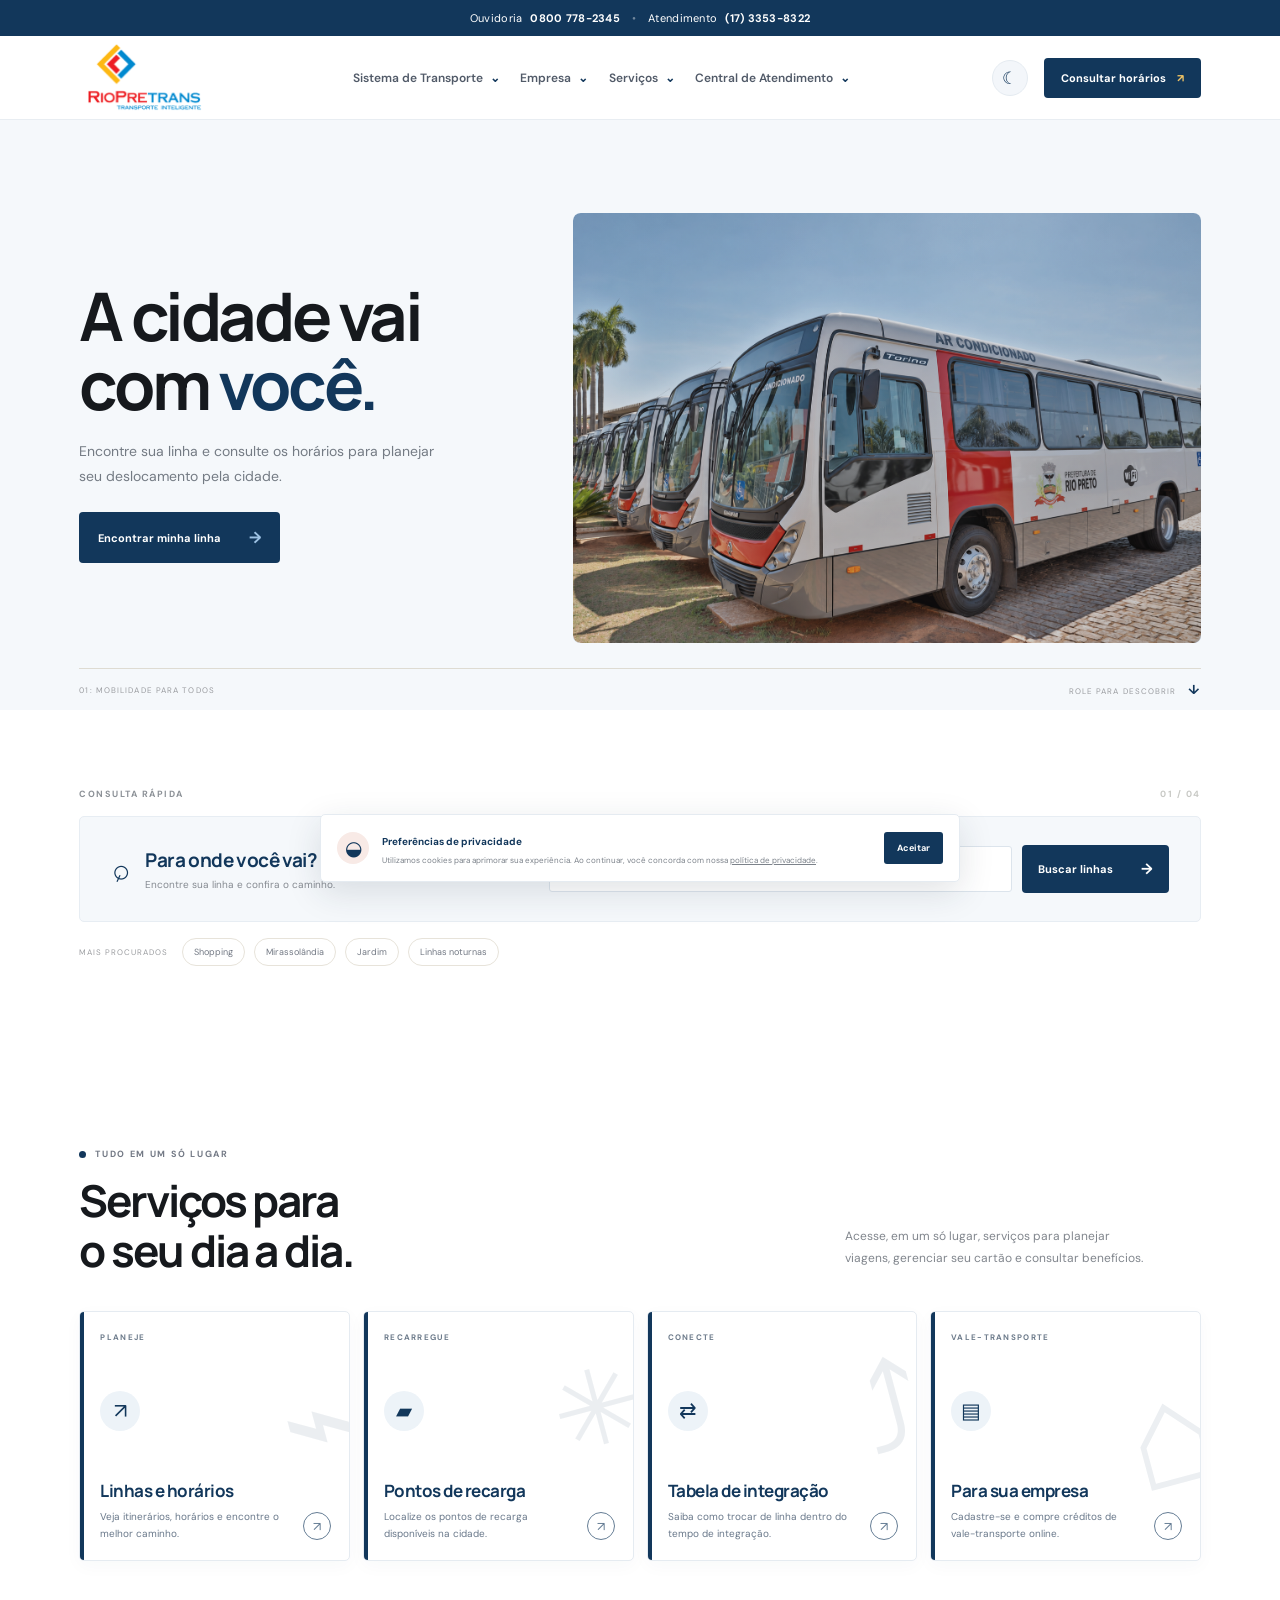
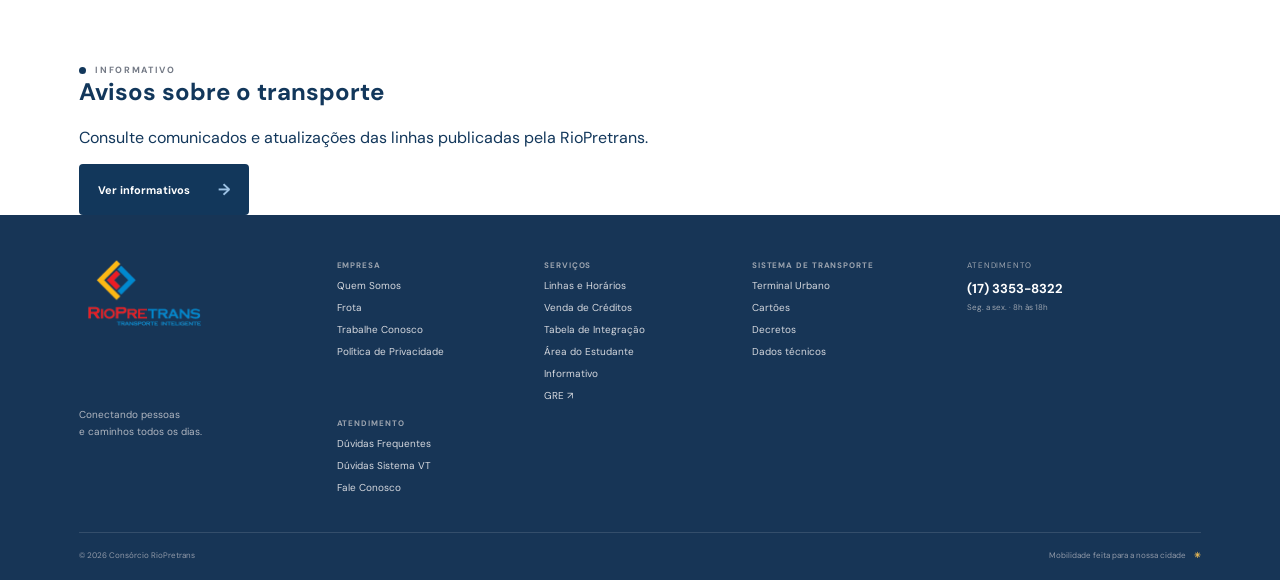
<file: index.html>
<!doctype html>
<html lang="pt-BR">
  <head>
    <meta charset="UTF-8" />
    <meta name="viewport" content="width=device-width, initial-scale=1.0" />
    <meta name="theme-color" content="#f8f7f3" />
    <meta
      name="description"
      content="Encontre linhas, horários, recarga e informações do transporte coletivo de São José do Rio Preto."
    />
    <title>RioPretrans: A cidade vai com você</title>
    <link rel="preconnect" href="https://fonts.googleapis.com" />
    <link rel="preconnect" href="https://fonts.gstatic.com" crossorigin />
    <link
      href="https://fonts.googleapis.com/css2?family=DM+Sans:wght@400;500;600;700&family=Manrope:wght@400;500;600;700;800&display=swap"
      rel="stylesheet"
    />
    <link rel="stylesheet" href="styles.css" />
  </head>
  <body>
    <div data-site-header></div>
    <main>
      <section class="hero" id="inicio">
        <div class="hero-copy">
          <h1>A cidade vai<br />com <em>você.</em></h1>
          <p>
            Encontre sua linha e consulte os horários para planejar seu
            deslocamento pela cidade.
          </p>
          <a class="button button-dark" href="linhas.html"
            >Encontrar minha linha <span>→</span></a
          >
        </div>
        <div
          class="hero-art"
          aria-label="Ônibus do transporte coletivo de São José do Rio Preto"
        >
          <div
            class="hero-photo"
            role="img"
            aria-label="Ônibus municipais em uma garagem ao ar livre"
          ></div>
        </div>
        <div class="hero-bottom">
          <span>01: MOBILIDADE PARA TODOS</span
          ><span class="scroll-cue">ROLE PARA DESCOBRIR <b>↓</b></span>
        </div>
      </section>

      <section class="quick-search" id="linhas">
        <div class="section-kicker">CONSULTA RÁPIDA <span>01 / 04</span></div>
        <div class="search-panel">
          <div class="search-copy">
            <span class="search-symbol">⌕</span>
            <div>
              <h2>Para onde você vai?</h2>
              <p>Encontre sua linha e confira o caminho.</p>
            </div>
          </div>
          <form class="route-search" id="route-search">
            <label class="sr-only" for="route-input"
              >Busque por linha ou bairro</label
            >
            <span class="search-glass">⌕</span
            ><input
              id="route-input"
              type="search"
              placeholder="Ex.: 217, Solo Sagrado, Shopping..."
              autocomplete="off"
            />
            <button class="button button-red" type="submit">
              Buscar linhas <span>→</span>
            </button>
            <div
              class="search-results"
              id="search-results"
              role="listbox"
              aria-label="Linhas encontradas"
            ></div>
          </form>
        </div>
        <div class="search-shortcuts">
          <span>MAIS PROCURADOS</span
          ><button data-query="shopping">Shopping</button
          ><button data-query="mirassolândia">Mirassolândia</button
          ><button data-query="jardim">Jardim</button
          ><button data-query="noturna">Linhas noturnas</button>
        </div>
      </section>

      <section class="services section-wrap" id="servicos">
        <div class="section-heading">
          <div>
            <div class="eyebrow"><span></span> TUDO EM UM SÓ LUGAR</div>
            <h2>Serviços para<br />o seu dia a dia.</h2>
          </div>
          <p>
            Acesse, em um só lugar, serviços para planejar viagens, gerenciar
            seu cartão e consultar benefícios.
          </p>
        </div>
        <div class="service-grid">
          <a class="service-card card-red" href="linhas.html"
            ><span class="card-tag">PLANEJE</span
            ><span class="service-icon icon-route">↗</span>
            <div>
              <h3>Linhas e horários</h3>
              <p>Veja itinerários, horários e encontre o melhor caminho.</p>
            </div>
            <span class="card-arrow">↗</span>
            <div class="card-decoration deco-route">⌁</div></a
          >
          <a class="service-card card-yellow" href="recarga.html"
            ><span class="card-tag">RECARREGUE</span
            ><span class="service-icon icon-card">▰</span>
            <div>
              <h3>Pontos de recarga</h3>
              <p>Localize os pontos de recarga disponíveis na cidade.</p>
            </div>
            <span class="card-arrow">↗</span>
            <div class="card-decoration deco-card">✳</div></a
          >
          <a class="service-card card-blue" href="integracao.html"
            ><span class="card-tag">CONECTE</span
            ><span class="service-icon icon-transfer">⇄</span>
            <div>
              <h3>Tabela de integração</h3>
              <p>Saiba como trocar de linha dentro do tempo de integração.</p>
            </div>
            <span class="card-arrow">↗</span>
            <div class="card-decoration deco-transfer">⤴</div></a
          >
          <a
            class="service-card card-green"
            href="portal-info.html?page=venda-de-creditos"
            ><span class="card-tag">VALE-TRANSPORTE</span
            ><span class="service-icon icon-business">▤</span>
            <div>
              <h3>Para sua empresa</h3>
              <p>Cadastre-se e compre créditos de vale-transporte online.</p>
            </div>
            <span class="card-arrow">↗</span>
            <div class="card-decoration deco-business">⌂</div></a
          >
        </div>
      </section>

      <section class="news-strip section-wrap">
        <div>
          <div class="eyebrow"><span></span> INFORMATIVO</div>
          <h2>Avisos sobre o transporte</h2>
          <p>
            Consulte comunicados e atualizações das linhas publicadas pela
            RioPretrans.
          </p>
        </div>
        <a class="button button-dark" href="informativo.html"
          >Ver informativos <span>→</span></a
        >
      </section>
    </main>

    <div data-site-footer></div>
    <script src="site.js"></script>
    <script src="assets/official-lines.js"></script>
    <script src="app.js"></script>
  </body>
</html>
</file>
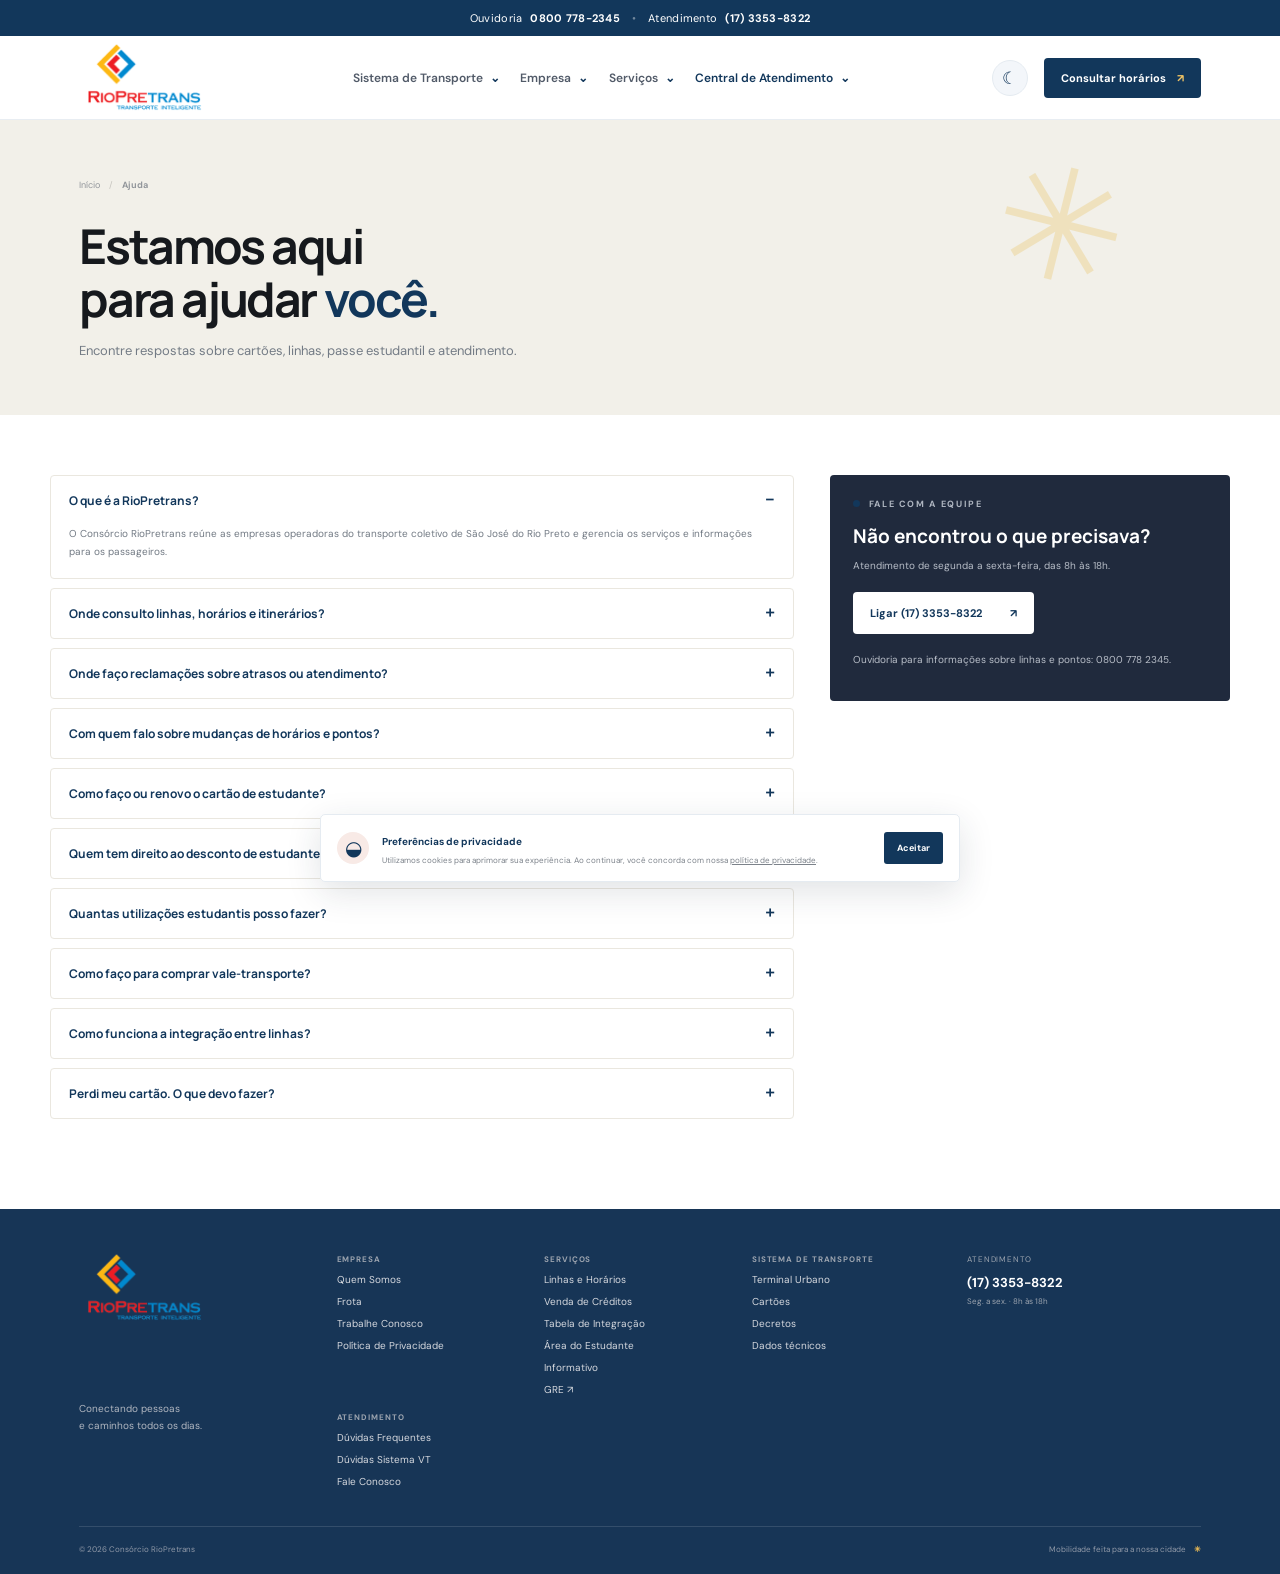
<file: ajuda.html>
<!doctype html>
<html lang="pt-BR">
  <head>
    <meta charset="UTF-8" />
    <meta name="viewport" content="width=device-width, initial-scale=1.0" />
    <meta name="theme-color" content="#f8f7f3" />
    <meta
      name="description"
      content="Tire dúvidas sobre cartões, linhas, integração e transporte coletivo RioPretrans."
    />
    <title>Ajuda e dúvidas frequentes: RioPretrans</title>
    <link rel="preconnect" href="https://fonts.googleapis.com" />
    <link rel="preconnect" href="https://fonts.gstatic.com" crossorigin />
    <link
      href="https://fonts.googleapis.com/css2?family=DM+Sans:wght@400;500;600;700&family=Manrope:wght@400;500;600;700;800&display=swap"
      rel="stylesheet"
    />
    <link rel="stylesheet" href="styles.css" />
    <link rel="stylesheet" href="inner-pages.css" />
  </head>
  <body>
    <div data-site-header></div>
    <main>
      <section class="page-hero">
        <div class="breadcrumbs">
          <a href="index.html">Início</a><span>/</span><b>Ajuda</b>
        </div>
        <div class="page-hero-content">
          <div class="eyebrow"><span></span> CENTRAL DE ATENDIMENTO</div>
          <h1>Estamos aqui<br />para ajudar <em>você.</em></h1>
          <p>
            Encontre respostas sobre cartões, linhas, passe estudantil e
            atendimento.
          </p>
        </div>
      </section>
      <section class="page-body">
        <div class="service-layout">
          <div>
            <div class="faq-list">
              <details open>
                <summary>O que é a RioPretrans?</summary>
                <p>
                  O Consórcio RioPretrans reúne as empresas operadoras do
                  transporte coletivo de São José do Rio Preto e gerencia os
                  serviços e informações para os passageiros.
                </p>
              </details>
              <details>
                <summary>Onde consulto linhas, horários e itinerários?</summary>
                <p>
                  Use nossa página de
                  <a class="text-link" href="linhas.html">Linhas e horários</a>
                  para buscar uma linha e abrir o mapa atualizado do aplicativo
                  Linhas Rio Preto.
                </p>
              </details>
              <details>
                <summary>
                  Onde faço reclamações sobre atrasos ou atendimento?
                </summary>
                <p>
                  Entre em contato com o SAC RioPretrans pelo telefone
                  <a href="tel:1733538322">(17) 3353-8322</a>, de segunda a
                  sexta-feira, das 8h às 18h.
                </p>
              </details>
              <details>
                <summary>
                  Com quem falo sobre mudanças de horários e pontos?
                </summary>
                <p>
                  Solicitações e sugestões sobre horários, itinerários e pontos
                  são atendidas pelo Centro de Fiscalização da Prefeitura, na
                  Ouvidoria 0800 778 2345.
                </p>
              </details>
              <details>
                <summary>Como faço ou renovo o cartão de estudante?</summary>
                <p>
                  Envie o cadastro e os documentos pelo aplicativo Linhas Rio
                  Preto. Após a aprovação, agende o atendimento e compareça ao
                  Terminal Urbano na data marcada. Veja a lista de documentos na
                  <a class="text-link" href="estudante.html"
                    >Área do estudante</a
                  >.
                </p>
              </details>
              <details>
                <summary>Quem tem direito ao desconto de estudante?</summary>
                <p>
                  O portal informa que o benefício pode atender estudantes do
                  ensino fundamental à graduação e cursos reconhecidos de
                  formação, observada a distância mínima de 2 km entre
                  residência e instituição e a documentação prevista no decreto
                  municipal.
                </p>
              </details>
              <details>
                <summary>Quantas utilizações estudantis posso fazer?</summary>
                <p>
                  O benefício informado pela RioPretrans prevê até 54
                  utilizações mensais com 50% de desconto, conforme os critérios
                  aplicáveis.
                </p>
              </details>
              <details>
                <summary>Como faço para comprar vale-transporte?</summary>
                <p>
                  Para empresas e empregadores, cadastro e pedidos são feitos
                  pelo sistema online. Para o cartão individual, consulte os
                  guichês do Terminal Urbano. Veja os links de acesso e cadastro
                  em
                  <a class="text-link" href="empresas.html">Vale-transporte</a>.
                </p>
              </details>
              <details>
                <summary>Como funciona a integração entre linhas?</summary>
                <p>
                  Com o cartão eletrônico, a integração pode ser feita dentro do
                  período permitido e conforme as linhas compatíveis. Consulte a
                  <a class="text-link" href="integracao.html"
                    >tabela de integração</a
                  >.
                </p>
              </details>
              <details>
                <summary>Perdi meu cartão. O que devo fazer?</summary>
                <p>
                  Solicite o bloqueio pelos canais de atendimento para proteger
                  os créditos. Depois, somente o titular pode retirar a segunda
                  via nos guichês com documento original com foto. O portal
                  informa taxa de R$ 10,00 para cartão Vale Transporte e R$
                  25,00 para cartão estudante.
                </p>
              </details>
            </div>
          </div>
          <aside class="side-card">
            <div class="eyebrow eyebrow-light">
              <span></span> FALE COM A EQUIPE
            </div>
            <h3>Não encontrou o que precisava?</h3>
            <p>Atendimento de segunda a sexta-feira, das 8h às 18h.</p>
            <a class="button button-light" href="tel:1733538322"
              >Ligar (17) 3353-8322 <span>↗</span></a
            >
            <p style="margin-top: 17px">
              Ouvidoria para informações sobre linhas e pontos: 0800 778 2345.
            </p>
          </aside>
        </div>
      </section>
    </main>
    <div data-site-footer></div>
    <script src="site.js"></script>
    <script src="app.js"></script>
  </body>
</html>
</file>
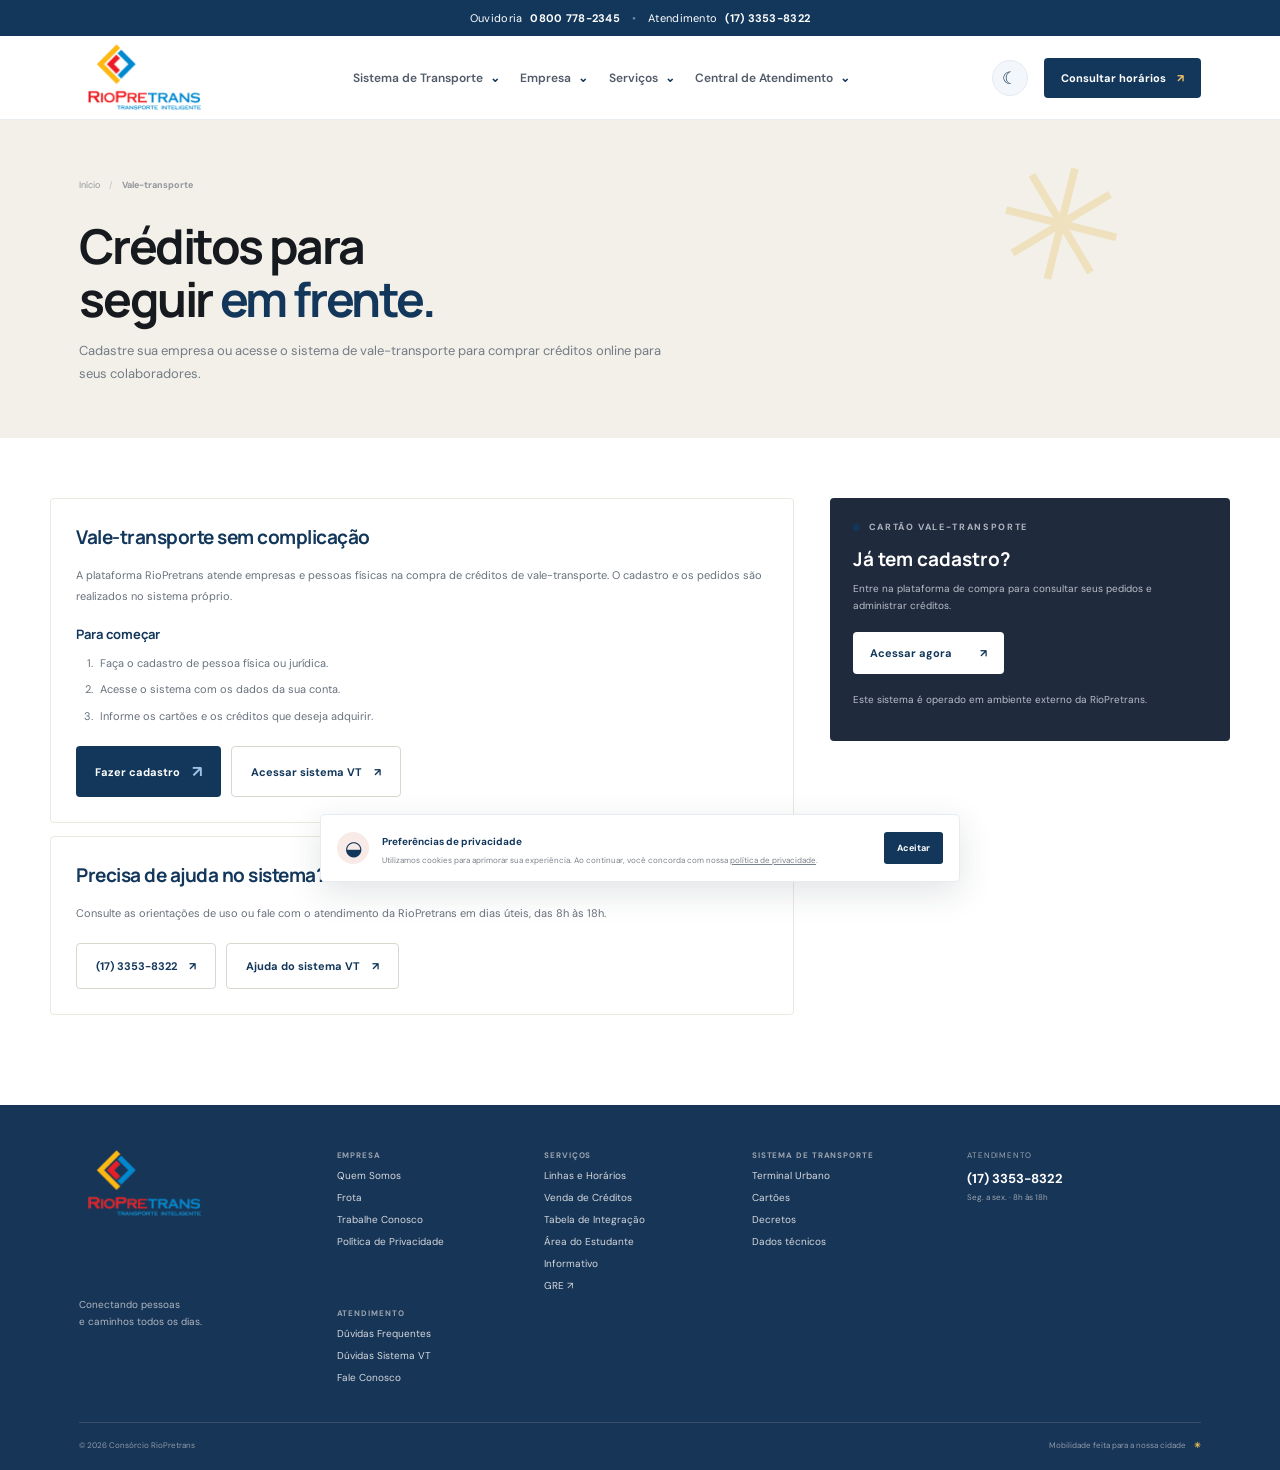
<file: empresas.html>
<!doctype html>
<html lang="pt-BR">
  <head>
    <meta charset="UTF-8" />
    <meta name="viewport" content="width=device-width, initial-scale=1.0" />
    <meta name="theme-color" content="#f8f7f3" />
    <meta
      name="description"
      content="Informações para empresas comprarem vale-transporte RioPretrans."
    />
    <title>Vale-transporte para empresas: RioPretrans</title>
    <link rel="preconnect" href="https://fonts.googleapis.com" />
    <link rel="preconnect" href="https://fonts.gstatic.com" crossorigin />
    <link
      href="https://fonts.googleapis.com/css2?family=DM+Sans:wght@400;500;600;700&family=Manrope:wght@400;500;600;700;800&display=swap"
      rel="stylesheet"
    />
    <link rel="stylesheet" href="styles.css" />
    <link rel="stylesheet" href="inner-pages.css" />
  </head>
  <body>
    <div data-site-header></div>
    <main>
      <section class="page-hero">
        <div class="breadcrumbs">
          <a href="index.html">Início</a><span>/</span><b>Vale-transporte</b>
        </div>
        <div class="page-hero-content">
          <div class="eyebrow"><span></span> PARA EMPRESAS E EMPREGADORES</div>
          <h1>Créditos para<br />seguir <em>em frente.</em></h1>
          <p>
            Cadastre sua empresa ou acesse o sistema de vale-transporte para
            comprar créditos online para seus colaboradores.
          </p>
        </div>
      </section>
      <section class="page-body">
        <div class="service-layout">
          <div>
            <article class="content-card">
              <h2>Vale-transporte sem complicação</h2>
              <p>
                A plataforma RioPretrans atende empresas e pessoas físicas na
                compra de créditos de vale-transporte. O cadastro e os pedidos
                são realizados no sistema próprio.
              </p>
              <h3>Para começar</h3>
              <ol>
                <li>Faça o cadastro de pessoa física ou jurídica.</li>
                <li>Acesse o sistema com os dados da sua conta.</li>
                <li>Informe os cartões e os créditos que deseja adquirir.</li>
              </ol>
              <div class="page-actions">
                <a
                  class="button button-dark"
                  href="https://ww01.rptrans.com.br/fenix/empresas_operadores.php"
                  target="_blank"
                  rel="noreferrer"
                  >Fazer cadastro <span>↗</span></a
                ><a
                  class="button button-outline"
                  href="https://ww01.rptrans.com.br/fenix/login.php"
                  target="_blank"
                  rel="noreferrer"
                  >Acessar sistema VT <span>↗</span></a
                >
              </div>
            </article>
            <article class="content-card">
              <h2>Precisa de ajuda no sistema?</h2>
              <p>
                Consulte as orientações de uso ou fale com o atendimento da
                RioPretrans em dias úteis, das 8h às 18h.
              </p>
              <div class="page-actions">
                <a class="button button-outline" href="tel:1733538322"
                  >(17) 3353-8322 <span>↗</span></a
                ><a
                  class="button button-outline"
                  href="https://www.riopretrans.com.br/duvidas_fenix"
                  target="_blank"
                  rel="noreferrer"
                  >Ajuda do sistema VT <span>↗</span></a
                >
              </div>
            </article>
          </div>
          <aside class="side-card">
            <div class="eyebrow eyebrow-light">
              <span></span> CARTÃO VALE-TRANSPORTE
            </div>
            <h3>Já tem cadastro?</h3>
            <p>
              Entre na plataforma de compra para consultar seus pedidos e
              administrar créditos.
            </p>
            <a
              class="button button-light"
              href="https://ww01.rptrans.com.br/fenix/login.php"
              target="_blank"
              rel="noreferrer"
              >Acessar agora <span>↗</span></a
            >
            <p style="margin-top: 17px">
              Este sistema é operado em ambiente externo da RioPretrans.
            </p>
          </aside>
        </div>
      </section>
    </main>
    <div data-site-footer></div>
    <script src="site.js"></script>
    <script src="app.js"></script>
  </body>
</html>
</file>
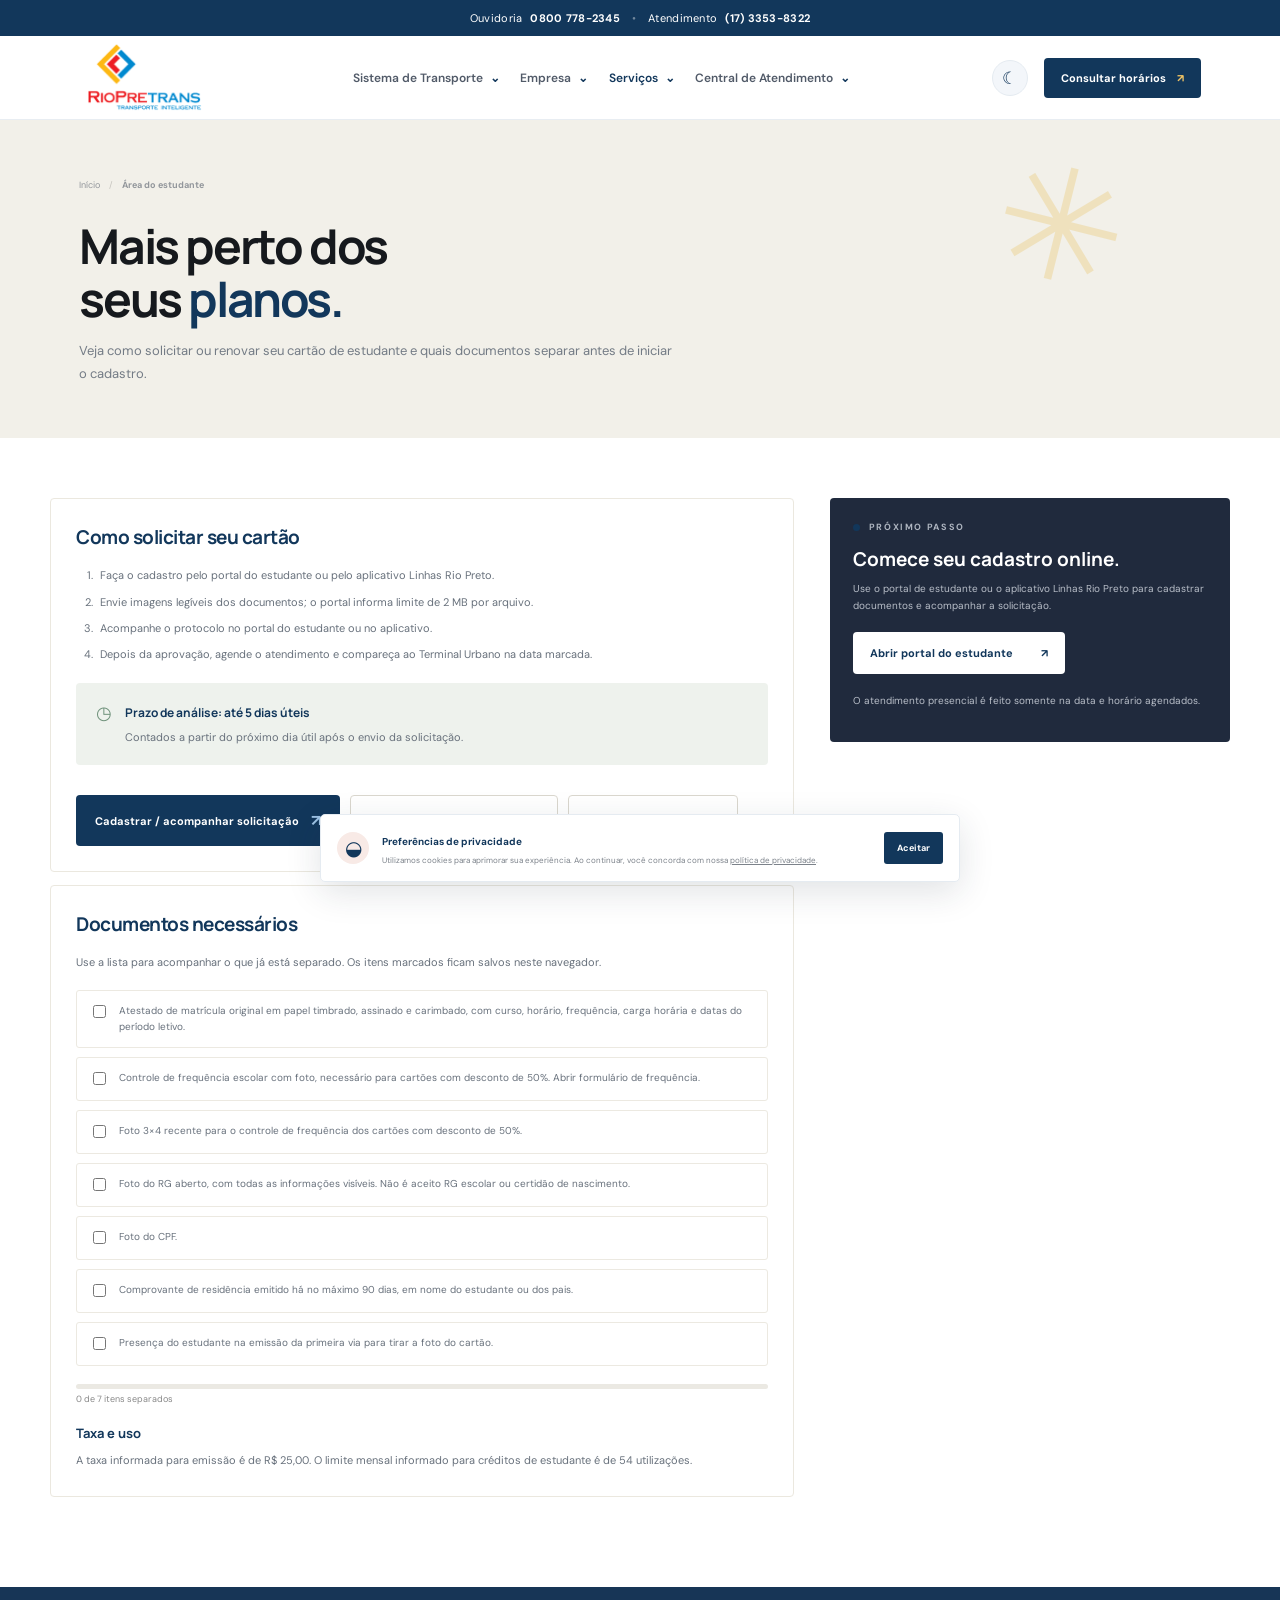
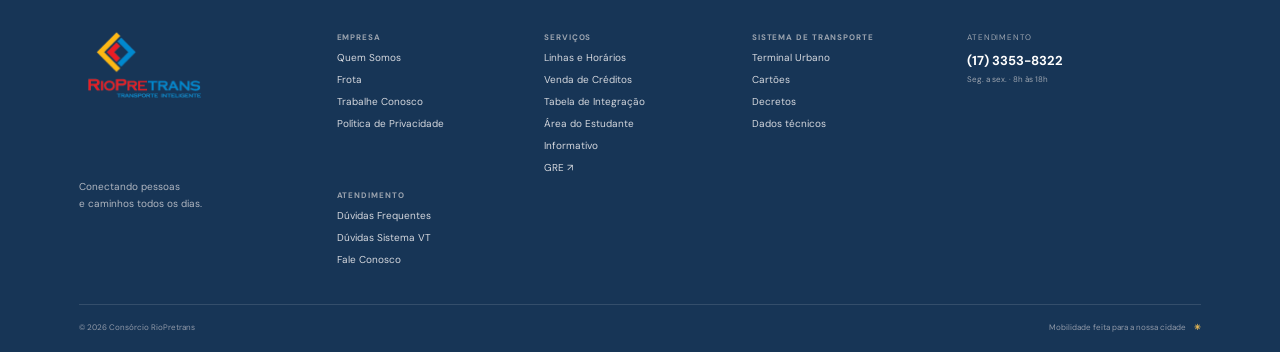
<file: estudante.html>
<!doctype html>
<html lang="pt-BR">
  <head>
    <meta charset="UTF-8" />
    <meta name="viewport" content="width=device-width, initial-scale=1.0" />
    <meta name="theme-color" content="#f8f7f3" />
    <meta
      name="description"
      content="Documentos e etapas para solicitar ou renovar o passe estudantil RioPretrans."
    />
    <title>Área do estudante: RioPretrans</title>
    <link rel="preconnect" href="https://fonts.googleapis.com" />
    <link rel="preconnect" href="https://fonts.gstatic.com" crossorigin />
    <link
      href="https://fonts.googleapis.com/css2?family=DM+Sans:wght@400;500;600;700&family=Manrope:wght@400;500;600;700;800&display=swap"
      rel="stylesheet"
    />
    <link rel="stylesheet" href="styles.css" />
    <link rel="stylesheet" href="inner-pages.css" />
  </head>
  <body>
    <div data-site-header></div>
    <main>
      <section class="page-hero">
        <div class="breadcrumbs">
          <a href="index.html">Início</a><span>/</span><b>Área do estudante</b>
        </div>
        <div class="page-hero-content">
          <div class="eyebrow"><span></span> PASSE ESCOLAR</div>
          <h1>Mais perto dos<br />seus <em>planos.</em></h1>
          <p>
            Veja como solicitar ou renovar seu cartão de estudante e quais
            documentos separar antes de iniciar o cadastro.
          </p>
        </div>
      </section>
      <section class="page-body">
        <div class="service-layout">
          <div>
            <article class="content-card">
              <h2>Como solicitar seu cartão</h2>
              <ol>
                <li>
                  Faça o cadastro pelo portal do estudante ou pelo aplicativo
                  Linhas Rio Preto.
                </li>
                <li>
                  Envie imagens legíveis dos documentos; o portal informa limite
                  de 2 MB por arquivo.
                </li>
                <li>
                  Acompanhe o protocolo no portal do estudante ou no aplicativo.
                </li>
                <li>
                  Depois da aprovação, agende o atendimento e compareça ao
                  Terminal Urbano na data marcada.
                </li>
              </ol>
              <div class="info-banner">
                <span>◷</span>
                <div>
                  <strong>Prazo de análise: até 5 dias úteis</strong>
                  <p>
                    Contados a partir do próximo dia útil após o envio da
                    solicitação.
                  </p>
                </div>
              </div>
              <div class="page-actions">
                <a
                  class="button button-dark"
                  href="https://ww01.rptrans.com.br/portal_estudante/login"
                  target="_blank"
                  rel="noreferrer"
                  >Cadastrar / acompanhar solicitação <span>↗</span></a
                ><a
                  class="button button-outline"
                  href="https://linhasriopreto.riopretrans.com.br/mapa/"
                  target="_blank"
                  rel="noreferrer"
                  >Aplicativo Linhas Rio Preto <span>↗</span></a
                ><a class="button button-outline" href="ajuda.html"
                  >Dúvidas frequentes <span>→</span></a
                >
              </div>
            </article>
            <article class="content-card">
              <h2>Documentos necessários</h2>
              <p>
                Use a lista para acompanhar o que já está separado. Os itens
                marcados ficam salvos neste navegador.
              </p>
              <div class="checklist" id="student-checklist">
                <label class="check-row"
                  ><input type="checkbox" /><span
                    >Atestado de matrícula original em papel timbrado, assinado
                    e carimbado, com curso, horário, frequência, carga horária e
                    datas do período letivo.</span
                  ></label
                ><label class="check-row"
                  ><input type="checkbox" /><span
                    >Controle de frequência escolar com foto, necessário para
                    cartões com desconto de 50%.
                    <a href="formulario-frequencia.html"
                      >Abrir formulário de frequência</a
                    >.</span
                  ></label
                ><label class="check-row"
                  ><input type="checkbox" /><span
                    >Foto 3×4 recente para o controle de frequência dos cartões
                    com desconto de 50%.</span
                  ></label
                ><label class="check-row"
                  ><input type="checkbox" /><span
                    >Foto do RG aberto, com todas as informações visíveis. Não é
                    aceito RG escolar ou certidão de nascimento.</span
                  ></label
                ><label class="check-row"
                  ><input type="checkbox" /><span>Foto do CPF.</span></label
                ><label class="check-row"
                  ><input type="checkbox" /><span
                    >Comprovante de residência emitido há no máximo 90 dias, em
                    nome do estudante ou dos pais.</span
                  ></label
                ><label class="check-row"
                  ><input type="checkbox" /><span
                    >Presença do estudante na emissão da primeira via para tirar
                    a foto do cartão.</span
                  ></label
                >
              </div>
              <div class="progress-track">
                <span id="check-progress"></span>
              </div>
              <div class="progress-label" id="check-progress-label">
                0 de 7 itens separados
              </div>
              <h3>Taxa e uso</h3>
              <p>
                A taxa informada para emissão é de R$ 25,00. O limite mensal
                informado para créditos de estudante é de 54 utilizações.
              </p>
            </article>
          </div>
          <aside class="side-card">
            <div class="eyebrow eyebrow-light"><span></span> PRÓXIMO PASSO</div>
            <h3>Comece seu cadastro online.</h3>
            <p>
              Use o portal de estudante ou o aplicativo Linhas Rio Preto para
              cadastrar documentos e acompanhar a solicitação.
            </p>
            <a
              class="button button-light"
              href="https://ww01.rptrans.com.br/portal_estudante/login"
              target="_blank"
              rel="noreferrer"
              >Abrir portal do estudante <span>↗</span></a
            >
            <p style="margin-top: 18px">
              O atendimento presencial é feito somente na data e horário
              agendados.
            </p>
          </aside>
        </div>
      </section>
    </main>
    <div data-site-footer></div>
    <script src="site.js"></script>
    <script src="app.js"></script>
    <script>
      const checks = [...document.querySelectorAll("#student-checklist input")];
      const progress = document.querySelector("#check-progress");
      const label = document.querySelector("#check-progress-label");
      checks.forEach((box, i) => {
        box.checked = localStorage.getItem(`student-check-${i}`) === "yes";
        box.addEventListener("change", () => {
          localStorage.setItem(
            `student-check-${i}`,
            box.checked ? "yes" : "no",
          );
          updateProgress();
        });
      });
      function updateProgress() {
        const done = checks.filter((x) => x.checked).length;
        progress.style.width = `${(done / checks.length) * 100}%`;
        label.textContent = `${done} de ${checks.length} itens separados`;
      }
      updateProgress();
    </script>
  </body>
</html>
</file>
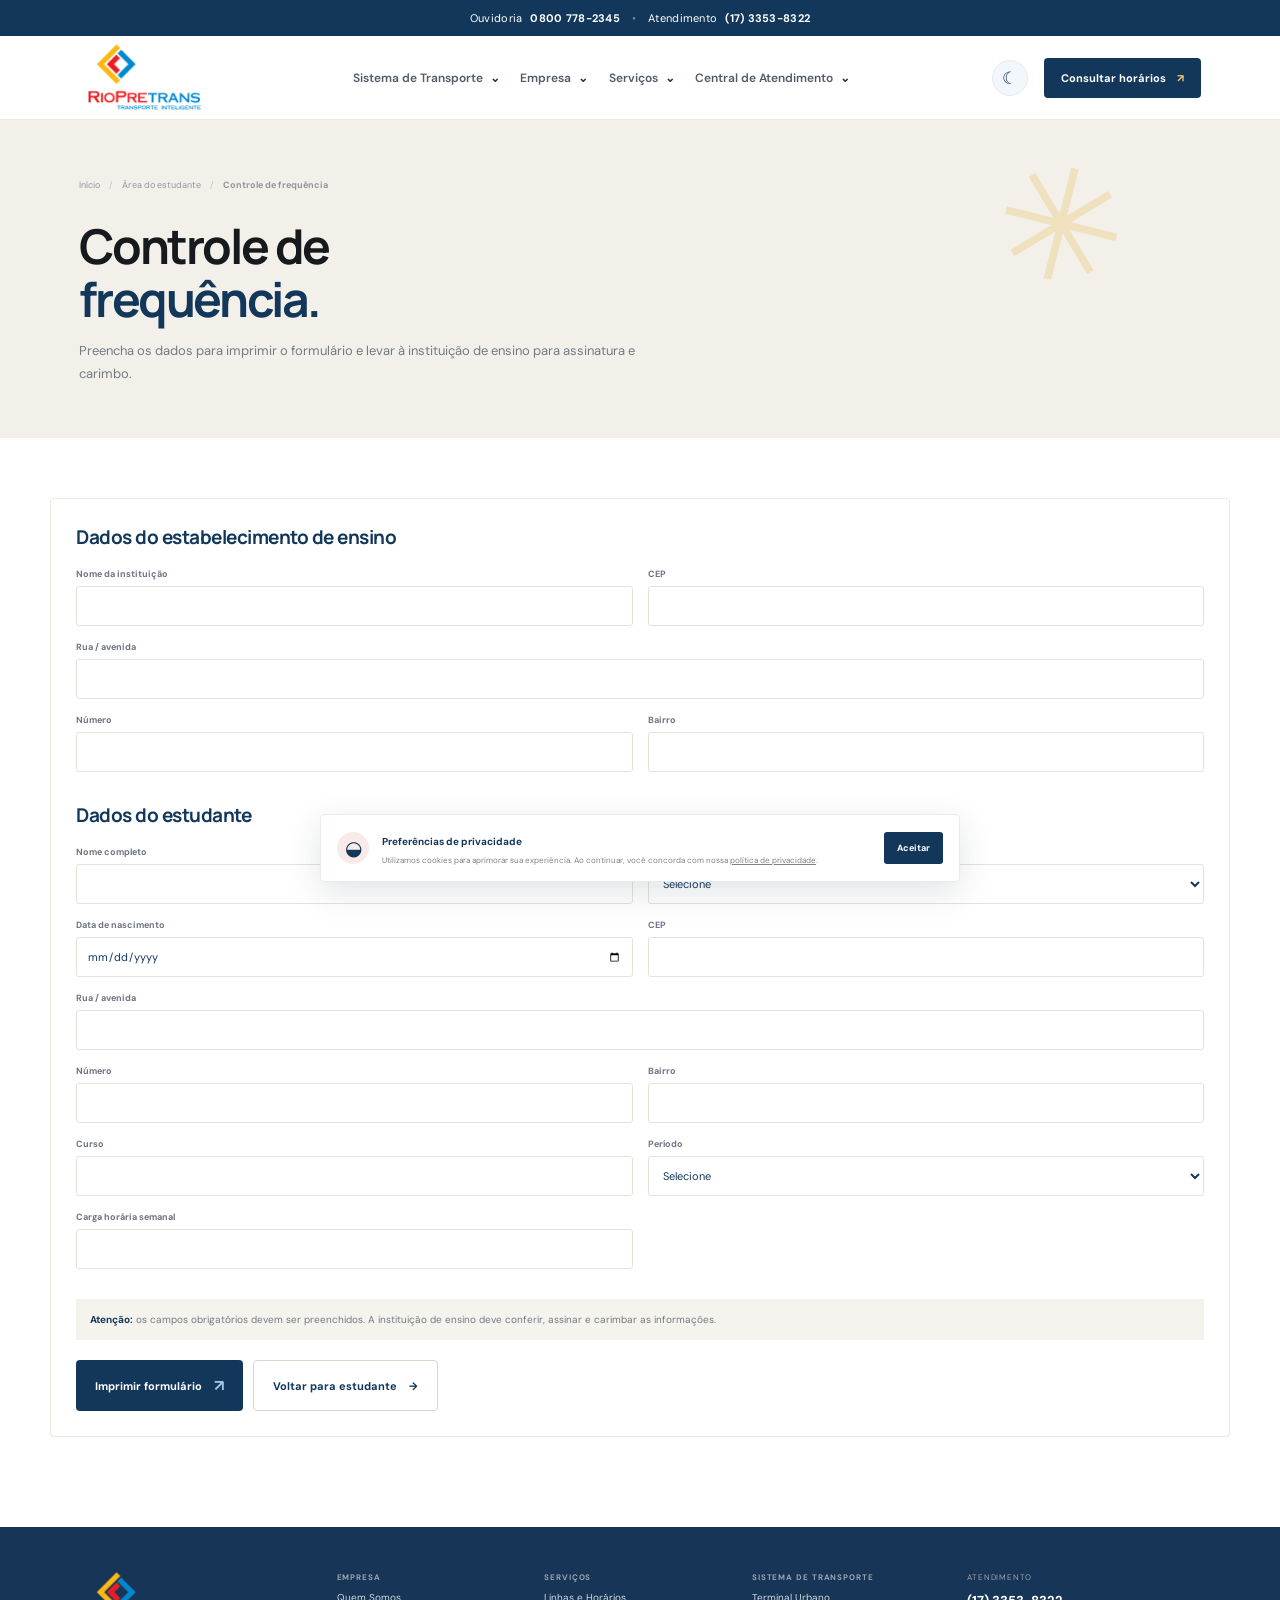
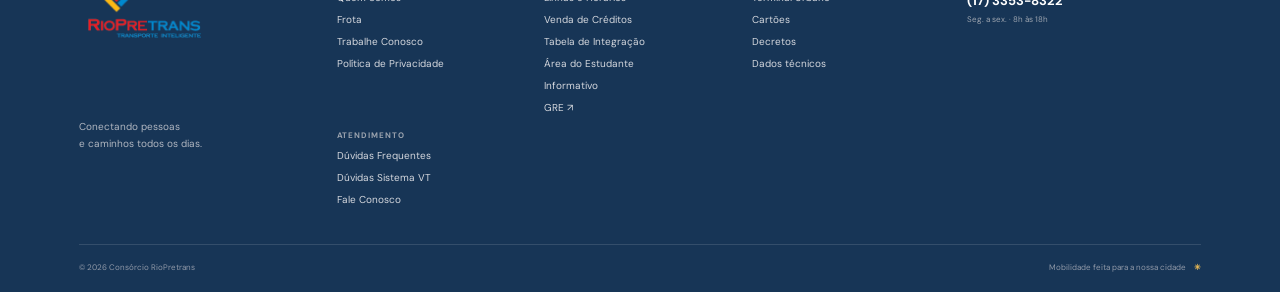
<file: formulario-frequencia.html>
<!doctype html>
<html lang="pt-BR">
  <head>
    <meta charset="UTF-8" />
    <meta name="viewport" content="width=device-width, initial-scale=1.0" />
    <meta name="theme-color" content="#f8f7f3" />
    <meta
      name="description"
      content="Preencha e imprima o controle de frequência escolar para o passe RioPretrans."
    />
    <title>Controle de frequência escolar: RioPretrans</title>
    <link rel="preconnect" href="https://fonts.googleapis.com" />
    <link rel="preconnect" href="https://fonts.gstatic.com" crossorigin />
    <link
      href="https://fonts.googleapis.com/css2?family=DM+Sans:wght@400;500;600;700&family=Manrope:wght@400;500;600;700;800&display=swap"
      rel="stylesheet"
    />
    <link rel="stylesheet" href="styles.css" />
    <link rel="stylesheet" href="inner-pages.css" />
  </head>
  <body>
    <div data-site-header></div>
    <main>
      <section class="page-hero">
        <div class="breadcrumbs">
          <a href="index.html">Início</a><span>/</span
          ><a href="estudante.html">Área do estudante</a><span>/</span
          ><b>Controle de frequência</b>
        </div>
        <div class="page-hero-content">
          <div class="eyebrow"><span></span> DOCUMENTO ESCOLAR</div>
          <h1>Controle de<br /><em>frequência.</em></h1>
          <p>
            Preencha os dados para imprimir o formulário e levar à instituição
            de ensino para assinatura e carimbo.
          </p>
        </div>
      </section>
      <section class="page-body">
        <form class="content-card print-form" id="frequency-form">
          <h2>Dados do estabelecimento de ensino</h2>
          <div class="field-grid">
            <label>Nome da instituição<input name="school" required /></label
            ><label>CEP<input name="school-cep" inputmode="numeric" /></label
            ><label class="field-wide"
              >Rua / avenida<input name="school-street" required /></label
            ><label>Número<input name="school-number" /></label
            ><label>Bairro<input name="school-neighborhood" /></label>
          </div>
          <h2>Dados do estudante</h2>
          <div class="field-grid">
            <label>Nome completo<input name="student" required /></label
            ><label
              >Sexo<select name="sex">
                <option value="">Selecione</option>
                <option>Feminino</option>
                <option>Masculino</option>
                <option>Prefiro não informar</option>
              </select></label
            ><label>Data de nascimento<input name="birth" type="date" /></label
            ><label>CEP<input name="student-cep" inputmode="numeric" /></label
            ><label class="field-wide"
              >Rua / avenida<input name="student-street" /></label
            ><label>Número<input name="student-number" /></label
            ><label>Bairro<input name="student-neighborhood" /></label
            ><label>Curso<input name="course" required /></label
            ><label
              >Período<select name="period">
                <option value="">Selecione</option>
                <option>Matutino</option>
                <option>Vespertino</option>
                <option>Noturno</option>
                <option>Integral</option>
              </select></label
            ><label>Carga horária semanal<input name="hours" /></label>
          </div>
          <div class="form-note">
            <b>Atenção:</b> os campos obrigatórios devem ser preenchidos. A
            instituição de ensino deve conferir, assinar e carimbar as
            informações.
          </div>
          <div class="page-actions screen-only">
            <button class="button button-dark" type="button" id="print-form">
              Imprimir formulário <span>↗</span></button
            ><a class="button button-outline" href="estudante.html"
              >Voltar para estudante <span>→</span></a
            >
          </div>
        </form>
      </section>
    </main>
    <div data-site-footer></div>
    <script src="site.js"></script>
    <script src="app.js"></script>
    <script>
      document.querySelector("#print-form").addEventListener("click", () => {
        const form = document.querySelector("#frequency-form");
        if (!form.reportValidity()) return;
        window.print();
      });
    </script>
  </body>
</html>
</file>
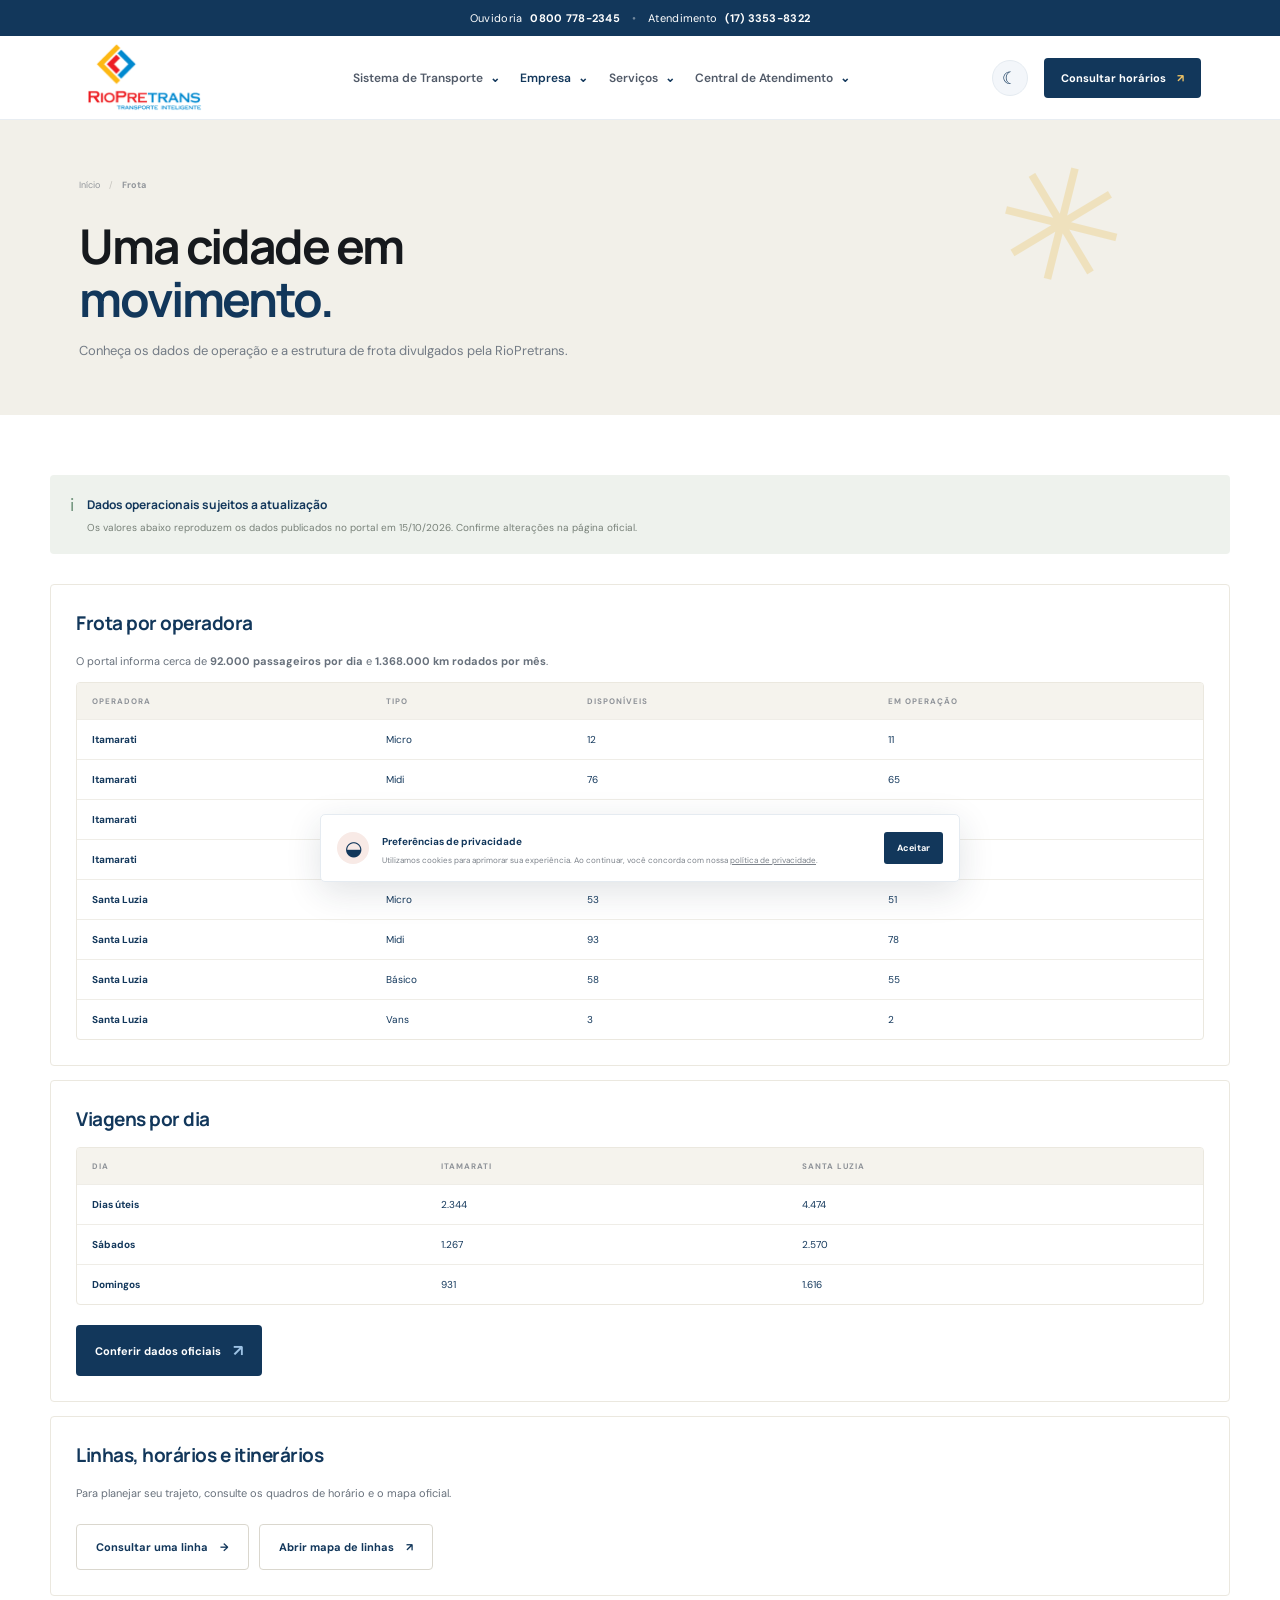
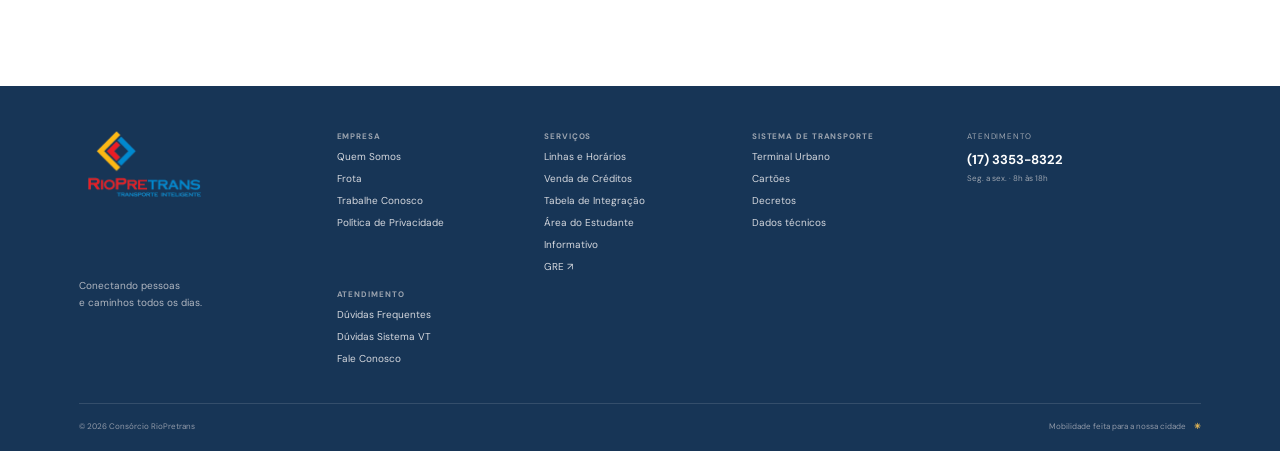
<file: frota.html>
<!doctype html>
<html lang="pt-BR">
  <head>
    <meta charset="UTF-8" />
    <meta name="viewport" content="width=device-width, initial-scale=1.0" />
    <meta name="theme-color" content="#ffffff" />
    <meta
      name="description"
      content="Dados da frota e da operação de transporte coletivo de São José do Rio Preto."
    />
    <title>Frota e operação: RioPretrans</title>
    <link rel="preconnect" href="https://fonts.googleapis.com" />
    <link rel="preconnect" href="https://fonts.gstatic.com" crossorigin />
    <link
      href="https://fonts.googleapis.com/css2?family=DM+Sans:wght@400;500;600;700&family=Manrope:wght@400;500;600;700;800&display=swap"
      rel="stylesheet"
    />
    <link rel="stylesheet" href="styles.css" />
    <link rel="stylesheet" href="inner-pages.css" />
  </head>
  <body>
    <div data-site-header></div>
    <main>
      <section class="page-hero">
        <div class="breadcrumbs">
          <a href="index.html">Início</a><span>/</span><b>Frota</b>
        </div>
        <div class="page-hero-content">
          <div class="eyebrow"><span></span> ESTRUTURA DO TRANSPORTE</div>
          <h1>Uma cidade em<br /><em>movimento.</em></h1>
          <p>
            Conheça os dados de operação e a estrutura de frota divulgados pela
            RioPretrans.
          </p>
        </div>
      </section>
      <section class="page-body">
        <div class="info-banner">
          <span>i</span>
          <div>
            <strong>Dados operacionais sujeitos a atualização</strong>
            <p>
              Os valores abaixo reproduzem os dados publicados no portal em
              15/10/2026. Confirme alterações na página oficial.
            </p>
          </div>
        </div>
        <article class="content-card">
          <h2>Frota por operadora</h2>
          <p>
            O portal informa cerca de
            <strong>92.000 passageiros por dia</strong> e
            <strong>1.368.000 km rodados por mês</strong>.
          </p>
          <div class="table-wrap">
            <table class="integration-table">
              <thead>
                <tr>
                  <th>OPERADORA</th>
                  <th>TIPO</th>
                  <th>DISPONÍVEIS</th>
                  <th>EM OPERAÇÃO</th>
                </tr>
              </thead>
              <tbody>
                <tr>
                  <td>Itamarati</td>
                  <td>Micro</td>
                  <td>12</td>
                  <td>11</td>
                </tr>
                <tr>
                  <td>Itamarati</td>
                  <td>Midi</td>
                  <td>76</td>
                  <td>65</td>
                </tr>
                <tr>
                  <td>Itamarati</td>
                  <td>Básico</td>
                  <td>5</td>
                  <td>5</td>
                </tr>
                <tr>
                  <td>Itamarati</td>
                  <td>Vans</td>
                  <td>2</td>
                  <td>2</td>
                </tr>
                <tr>
                  <td>Santa Luzia</td>
                  <td>Micro</td>
                  <td>53</td>
                  <td>51</td>
                </tr>
                <tr>
                  <td>Santa Luzia</td>
                  <td>Midi</td>
                  <td>93</td>
                  <td>78</td>
                </tr>
                <tr>
                  <td>Santa Luzia</td>
                  <td>Básico</td>
                  <td>58</td>
                  <td>55</td>
                </tr>
                <tr>
                  <td>Santa Luzia</td>
                  <td>Vans</td>
                  <td>3</td>
                  <td>2</td>
                </tr>
              </tbody>
            </table>
          </div>
        </article>
        <article class="content-card" style="margin-top: 14px">
          <h2>Viagens por dia</h2>
          <div class="table-wrap">
            <table class="integration-table">
              <thead>
                <tr>
                  <th>DIA</th>
                  <th>ITAMARATI</th>
                  <th>SANTA LUZIA</th>
                </tr>
              </thead>
              <tbody>
                <tr>
                  <td>Dias úteis</td>
                  <td>2.344</td>
                  <td>4.474</td>
                </tr>
                <tr>
                  <td>Sábados</td>
                  <td>1.267</td>
                  <td>2.570</td>
                </tr>
                <tr>
                  <td>Domingos</td>
                  <td>931</td>
                  <td>1.616</td>
                </tr>
              </tbody>
            </table>
          </div>
          <div class="page-actions">
            <a
              class="button button-dark"
              href="https://www.riopretrans.com.br/frota"
              target="_blank"
              rel="noreferrer"
              >Conferir dados oficiais <span>↗</span></a
            >
          </div>
        </article>
        <article class="content-card" style="margin-top: 14px">
          <h2>Linhas, horários e itinerários</h2>
          <p>
            Para planejar seu trajeto, consulte os quadros de horário e o mapa
            oficial.
          </p>
          <div class="page-actions">
            <a class="button button-outline" href="horarios.html"
              >Consultar uma linha <span>→</span></a
            ><a
              class="button button-outline"
              href="https://linhasriopreto.riopretrans.com.br/mapa/"
              target="_blank"
              rel="noreferrer"
              >Abrir mapa de linhas <span>↗</span></a
            >
          </div>
        </article>
      </section>
    </main>
    <div data-site-footer></div>
    <script src="site.js"></script>
    <script src="app.js"></script>
  </body>
</html>
</file>
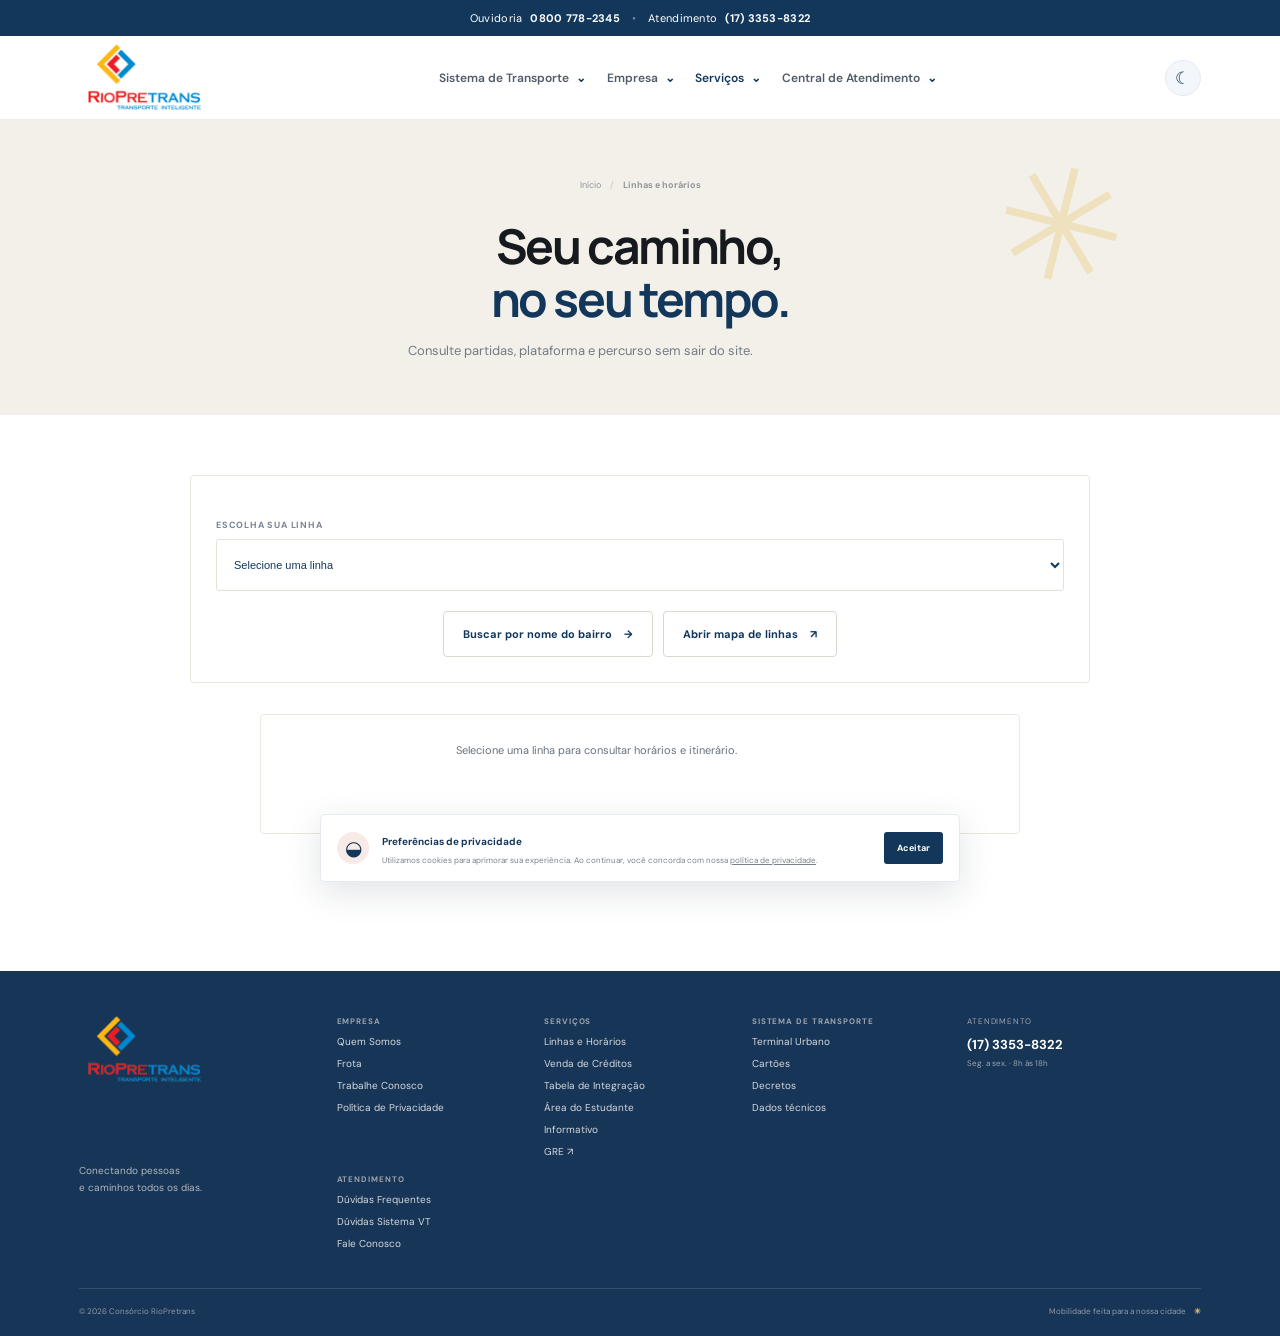
<file: horarios.html>
<!doctype html>
<html lang="pt-BR">
  <head>
    <meta charset="UTF-8" />
    <meta name="viewport" content="width=device-width, initial-scale=1.0" />
    <meta name="theme-color" content="#ffffff" />
    <meta
      name="description"
      content="Consulte horários, plataforma e itinerário das linhas urbanas de São José do Rio Preto."
    />
    <title>Linhas e horários: RioPretrans</title>
    <link rel="preconnect" href="https://fonts.googleapis.com" />
    <link rel="preconnect" href="https://fonts.gstatic.com" crossorigin />
    <link
      href="https://fonts.googleapis.com/css2?family=DM+Sans:wght@400;500;600;700&family=Manrope:wght@400;500;600;700;800&display=swap"
      rel="stylesheet"
    />
    <link rel="stylesheet" href="styles.css" />
    <link rel="stylesheet" href="inner-pages.css" />
  </head>
  <body>
    <div data-site-header></div>
    <main>
      <section class="page-hero page-hero-centered">
        <div class="breadcrumbs">
          <a href="index.html">Início</a><span>/</span><b>Linhas e horários</b>
        </div>
        <div class="page-hero-content">
          <div class="eyebrow"><span></span> HORÁRIOS E ITINERÁRIOS</div>
          <h1>Seu caminho,<br /><em>no seu tempo.</em></h1>
          <p>Consulte partidas, plataforma e percurso sem sair do site.</p>
        </div>
      </section>
      <section class="page-body schedule-page">
        <article class="content-card route-lookup-card">
          <label for="official-line-select" class="field-label"
            >ESCOLHA SUA LINHA</label
          >
          <select
            id="official-line-select"
            class="page-search official-line-select"
          >
            <option value="">Carregando linhas…</option>
          </select>
          <div class="page-actions">
            <a class="button button-outline" href="linhas.html"
              >Buscar por nome do bairro <span>→</span></a
            >
            <a
              class="button button-outline"
              href="https://linhasriopreto.riopretrans.com.br/mapa/"
              target="_blank"
              rel="noreferrer"
              >Abrir mapa de linhas <span>↗</span></a
            >
          </div>
        </article>
        <article
          id="route-detail"
          class="content-card route-detail-card"
          aria-live="polite"
        >
          <p class="route-empty">
            Selecione uma linha para consultar horários e itinerário.
          </p>
        </article>
        <p class="route-facts-note">
          <span>◷</span> Horários sujeitos a alterações. Confirme informações
          com a RioPretrans.
        </p>
      </section>
    </main>
    <div data-site-footer></div>
    <script src="site.js"></script>
    <script src="assets/official-lines.js"></script>
    <script src="assets/official-schedules.js"></script>
    <script src="app.js"></script>
  </body>
</html>
</file>
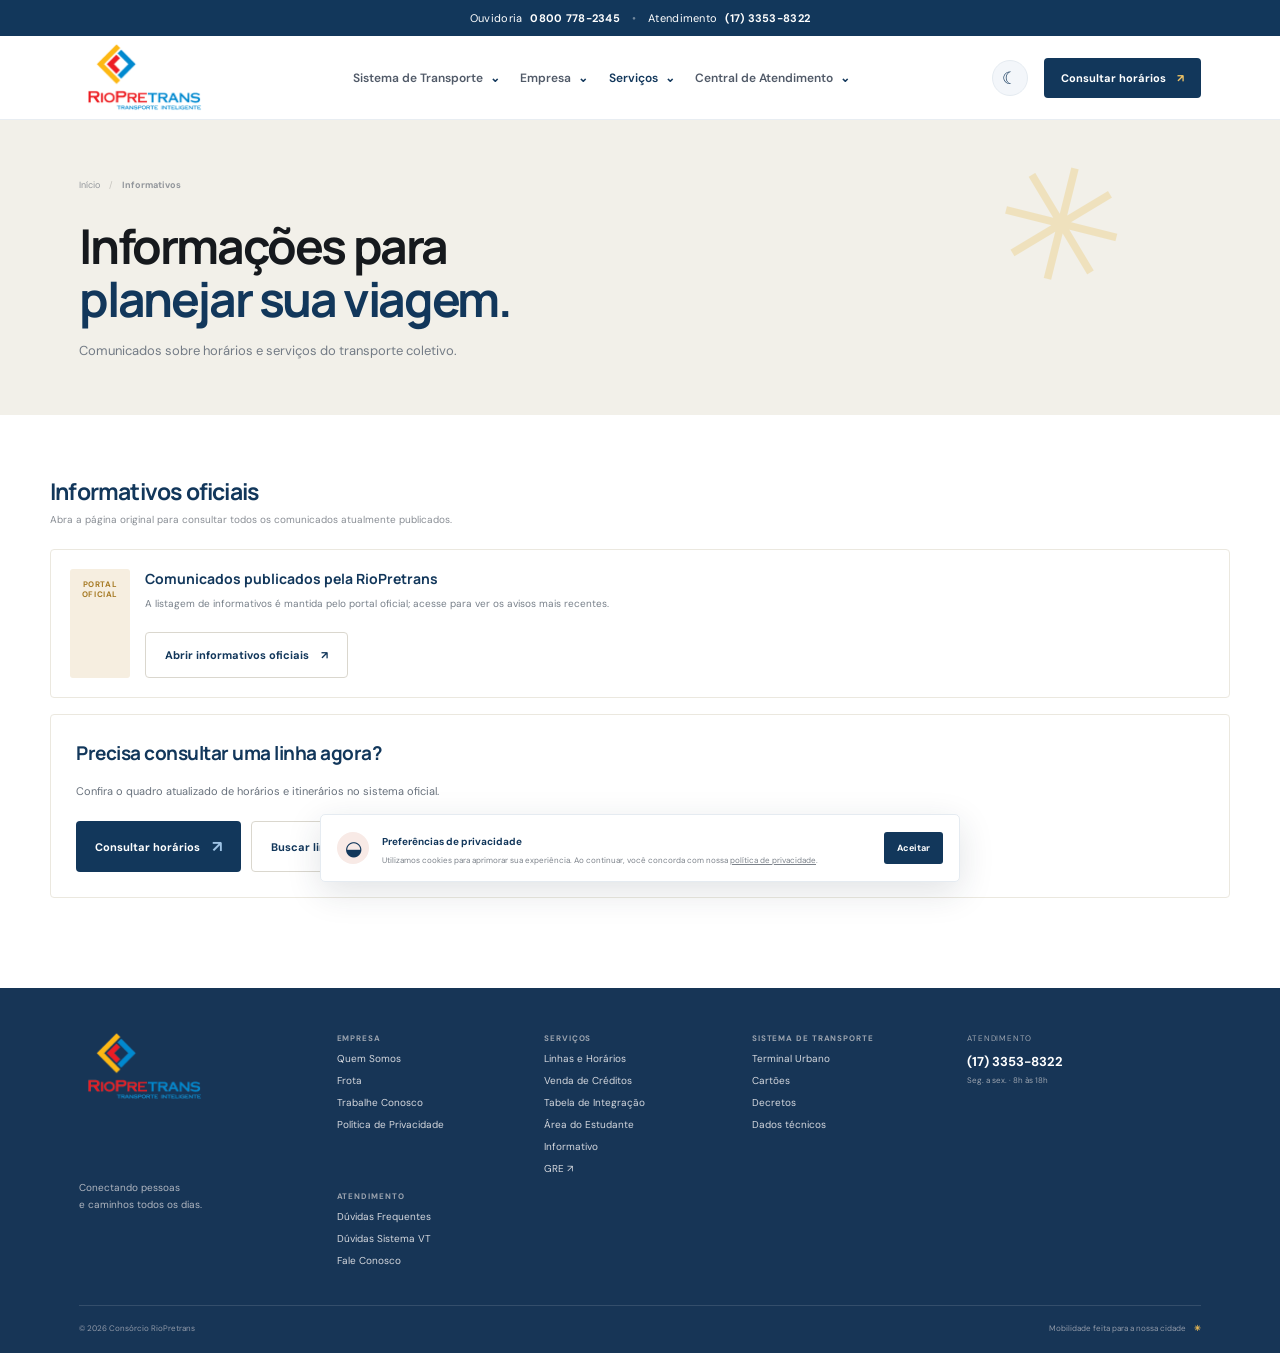
<file: informativo.html>
<!doctype html>
<html lang="pt-BR">
  <head>
    <meta charset="UTF-8" />
    <meta name="viewport" content="width=device-width, initial-scale=1.0" />
    <meta name="theme-color" content="#ffffff" />
    <meta
      name="description"
      content="Avisos e atualizações da operação do transporte coletivo de São José do Rio Preto."
    />
    <title>Informativos: RioPretrans</title>
    <link rel="preconnect" href="https://fonts.googleapis.com" />
    <link rel="preconnect" href="https://fonts.gstatic.com" crossorigin />
    <link
      href="https://fonts.googleapis.com/css2?family=DM+Sans:wght@400;500;600;700&family=Manrope:wght@400;500;600;700;800&display=swap"
      rel="stylesheet"
    />
    <link rel="stylesheet" href="styles.css" />
    <link rel="stylesheet" href="inner-pages.css" />
  </head>
  <body>
    <div data-site-header></div>
    <main>
      <section class="page-hero">
        <div class="breadcrumbs">
          <a href="index.html">Início</a><span>/</span><b>Informativos</b>
        </div>
        <div class="page-hero-content">
          <div class="eyebrow"><span></span> AVISOS DA OPERAÇÃO</div>
          <h1>Informações para<br /><em>planejar sua viagem.</em></h1>
          <p>Comunicados sobre horários e serviços do transporte coletivo.</p>
        </div>
      </section>
      <section class="page-body">
        <div class="page-toolbar">
          <div>
            <h2>Informativos oficiais</h2>
            <p>
              Abra a página original para consultar todos os comunicados
              atualmente publicados.
            </p>
          </div>
        </div>
        <div class="notice-list">
          <article class="notice-card">
            <div class="notice-date">PORTAL<br />OFICIAL</div>
            <div>
              <h3>Comunicados publicados pela RioPretrans</h3>
              <p>
                A listagem de informativos é mantida pelo portal oficial; acesse
                para ver os avisos mais recentes.
              </p>
              <div class="page-actions">
                <a
                  class="button button-outline"
                  href="https://www.riopretrans.com.br/informativo"
                  target="_blank"
                  rel="noreferrer"
                  >Abrir informativos oficiais <span>↗</span></a
                >
              </div>
            </div>
          </article>
        </div>
        <article class="content-card" style="margin-top: 16px">
          <h2>Precisa consultar uma linha agora?</h2>
          <p>
            Confira o quadro atualizado de horários e itinerários no sistema
            oficial.
          </p>
          <div class="page-actions">
            <a
              class="button button-dark"
              href="https://www.riopretrans.com.br/horarios"
              target="_blank"
              rel="noreferrer"
              >Consultar horários <span>↗</span></a
            ><a class="button button-outline" href="linhas.html"
              >Buscar linha neste site <span>→</span></a
            >
          </div>
        </article>
      </section>
    </main>
    <div data-site-footer></div>
    <script src="site.js"></script>
    <script src="app.js"></script>
  </body>
</html>
</file>
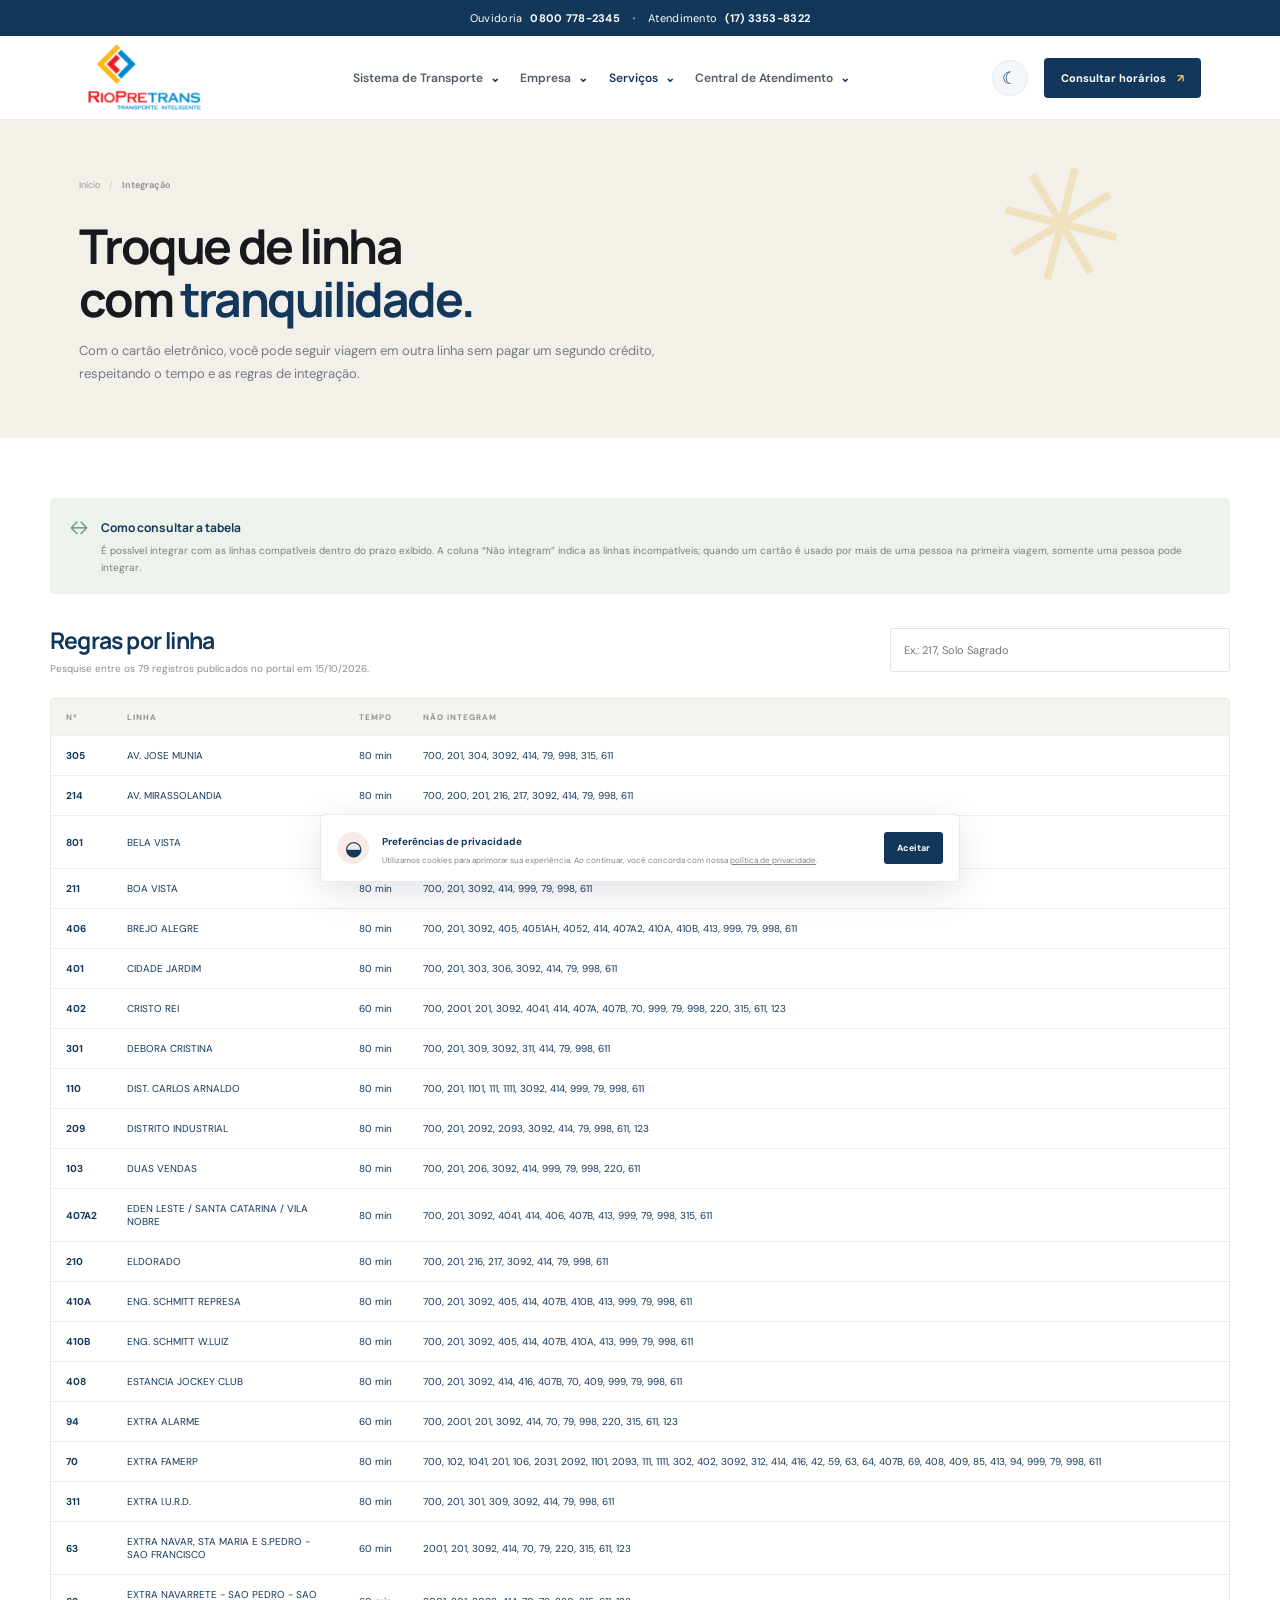
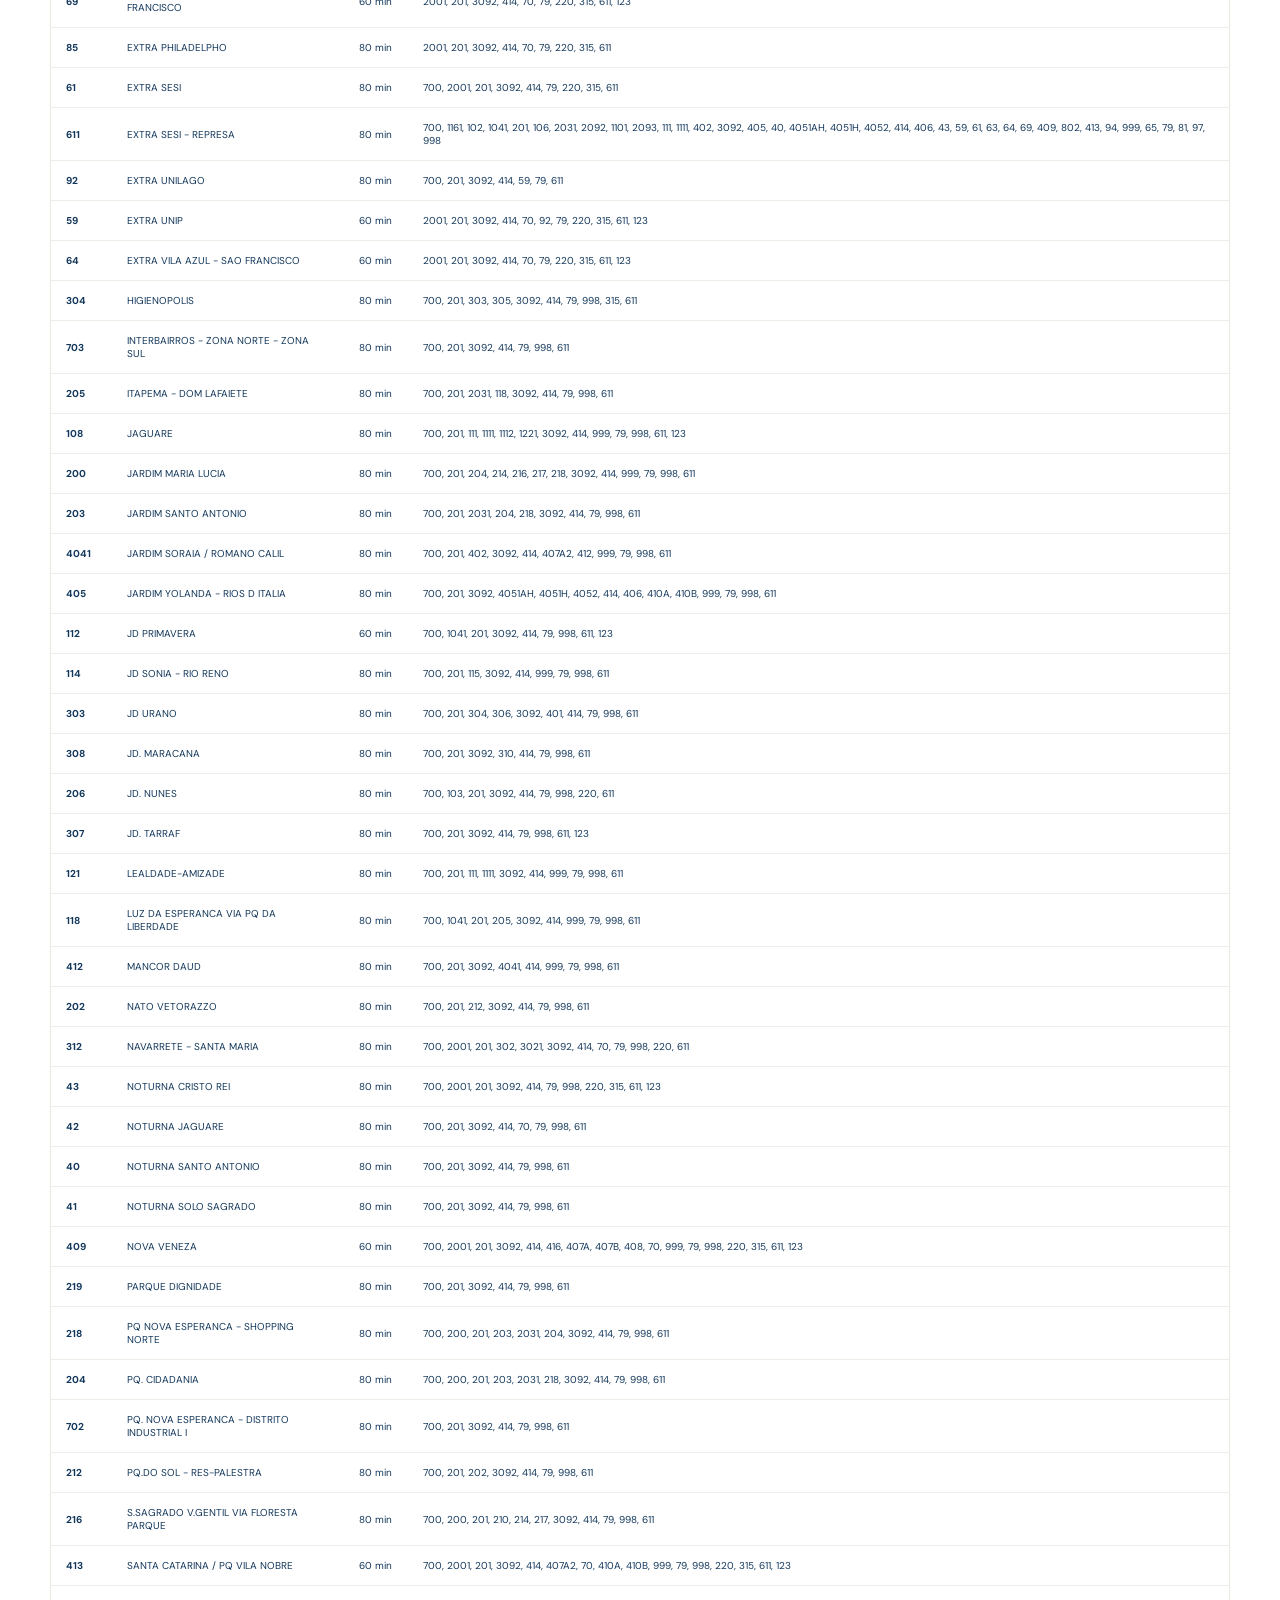
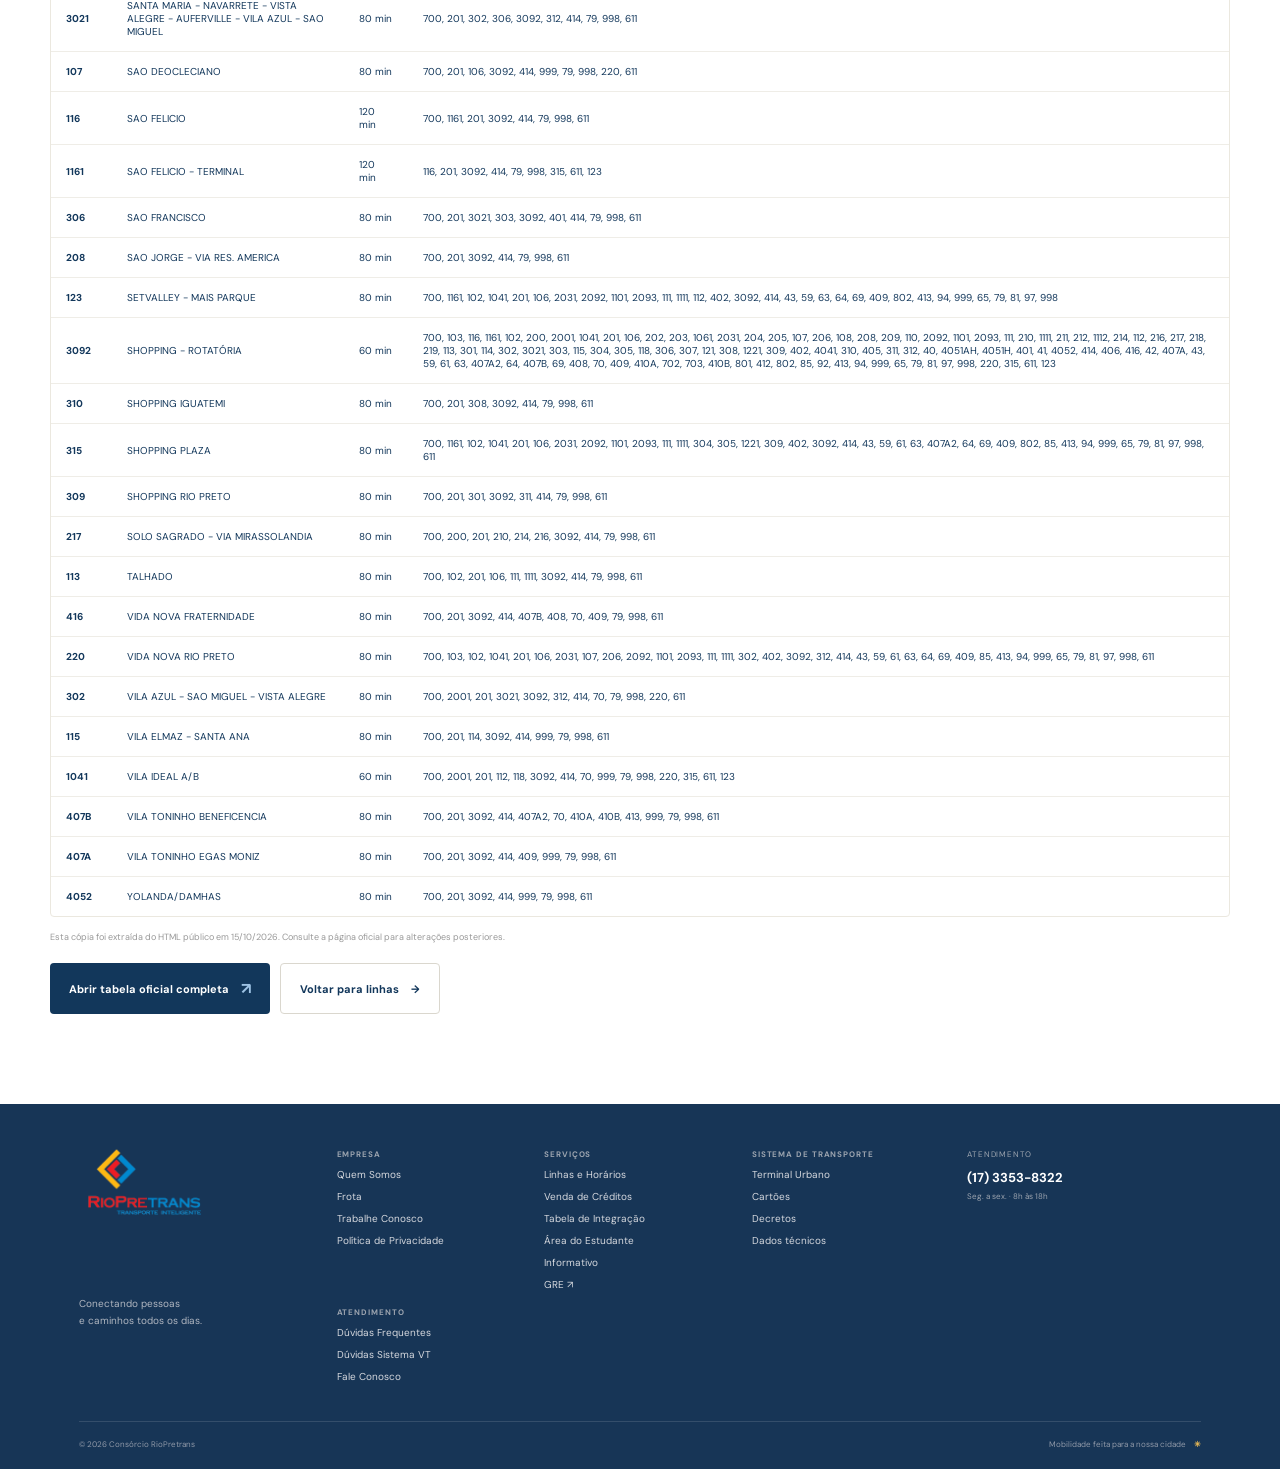
<file: integracao.html>
<!doctype html>
<html lang="pt-BR">
  <head>
    <meta charset="UTF-8" />
    <meta name="viewport" content="width=device-width, initial-scale=1.0" />
    <meta name="theme-color" content="#f8f7f3" />
    <meta
      name="description"
      content="Consulte tempos e restrições da integração entre linhas de ônibus de Rio Preto."
    />
    <title>Integração entre linhas: RioPretrans</title>
    <link rel="preconnect" href="https://fonts.googleapis.com" />
    <link rel="preconnect" href="https://fonts.gstatic.com" crossorigin />
    <link
      href="https://fonts.googleapis.com/css2?family=DM+Sans:wght@400;500;600;700&family=Manrope:wght@400;500;600;700;800&display=swap"
      rel="stylesheet"
    />
    <link rel="stylesheet" href="styles.css" />
    <link rel="stylesheet" href="inner-pages.css" />
  </head>
  <body>
    <div data-site-header></div>
    <main>
      <section class="page-hero">
        <div class="breadcrumbs">
          <a href="index.html">Início</a><span>/</span><b>Integração</b>
        </div>
        <div class="page-hero-content">
          <div class="eyebrow"><span></span> MAIS CAMINHOS, UMA SÓ VIAGEM</div>
          <h1>Troque de linha<br />com <em>tranquilidade.</em></h1>
          <p>
            Com o cartão eletrônico, você pode seguir viagem em outra linha sem
            pagar um segundo crédito, respeitando o tempo e as regras de
            integração.
          </p>
        </div>
      </section>
      <section class="page-body">
        <div class="info-banner">
          <span>↔</span>
          <div>
            <strong>Como consultar a tabela</strong>
            <p>
              É possível integrar com as linhas compatíveis dentro do prazo
              exibido. A coluna “Não integram” indica as linhas incompatíveis;
              quando um cartão é usado por mais de uma pessoa na primeira
              viagem, somente uma pessoa pode integrar.
            </p>
          </div>
        </div>
        <div class="page-toolbar">
          <div>
            <h2>Regras por linha</h2>
            <p>
              Pesquise entre os 79 registros publicados no portal em 15/10/2026.
            </p>
          </div>
          <label class="sr-only" for="integration-search">Filtrar tabela</label
          ><input
            id="integration-search"
            class="page-search"
            type="search"
            placeholder="Ex.: 217, Solo Sagrado"
          />
        </div>
        <div class="table-wrap">
          <table class="integration-table">
            <thead>
              <tr>
                <th>Nº</th>
                <th>LINHA</th>
                <th>TEMPO</th>
                <th>NÃO INTEGRAM</th>
              </tr>
            </thead>
            <tbody id="integration-body"></tbody>
          </table>
        </div>
        <p class="policy-updated" style="margin-top: 14px">
          Esta cópia foi extraída do HTML público em 15/10/2026. Consulte a
          página oficial para alterações posteriores.
        </p>
        <div class="page-actions">
          <a
            class="button button-dark"
            href="https://www.riopretrans.com.br/integracao"
            target="_blank"
            rel="noreferrer"
            >Abrir tabela oficial completa <span>↗</span></a
          ><a class="button button-outline" href="linhas.html"
            >Voltar para linhas <span>→</span></a
          >
        </div>
      </section>
    </main>
    <div data-site-footer></div>
    <script src="site.js"></script>
    <script src="assets/official-integration.js"></script>
    <script src="app.js"></script>
  </body>
</html>
</file>
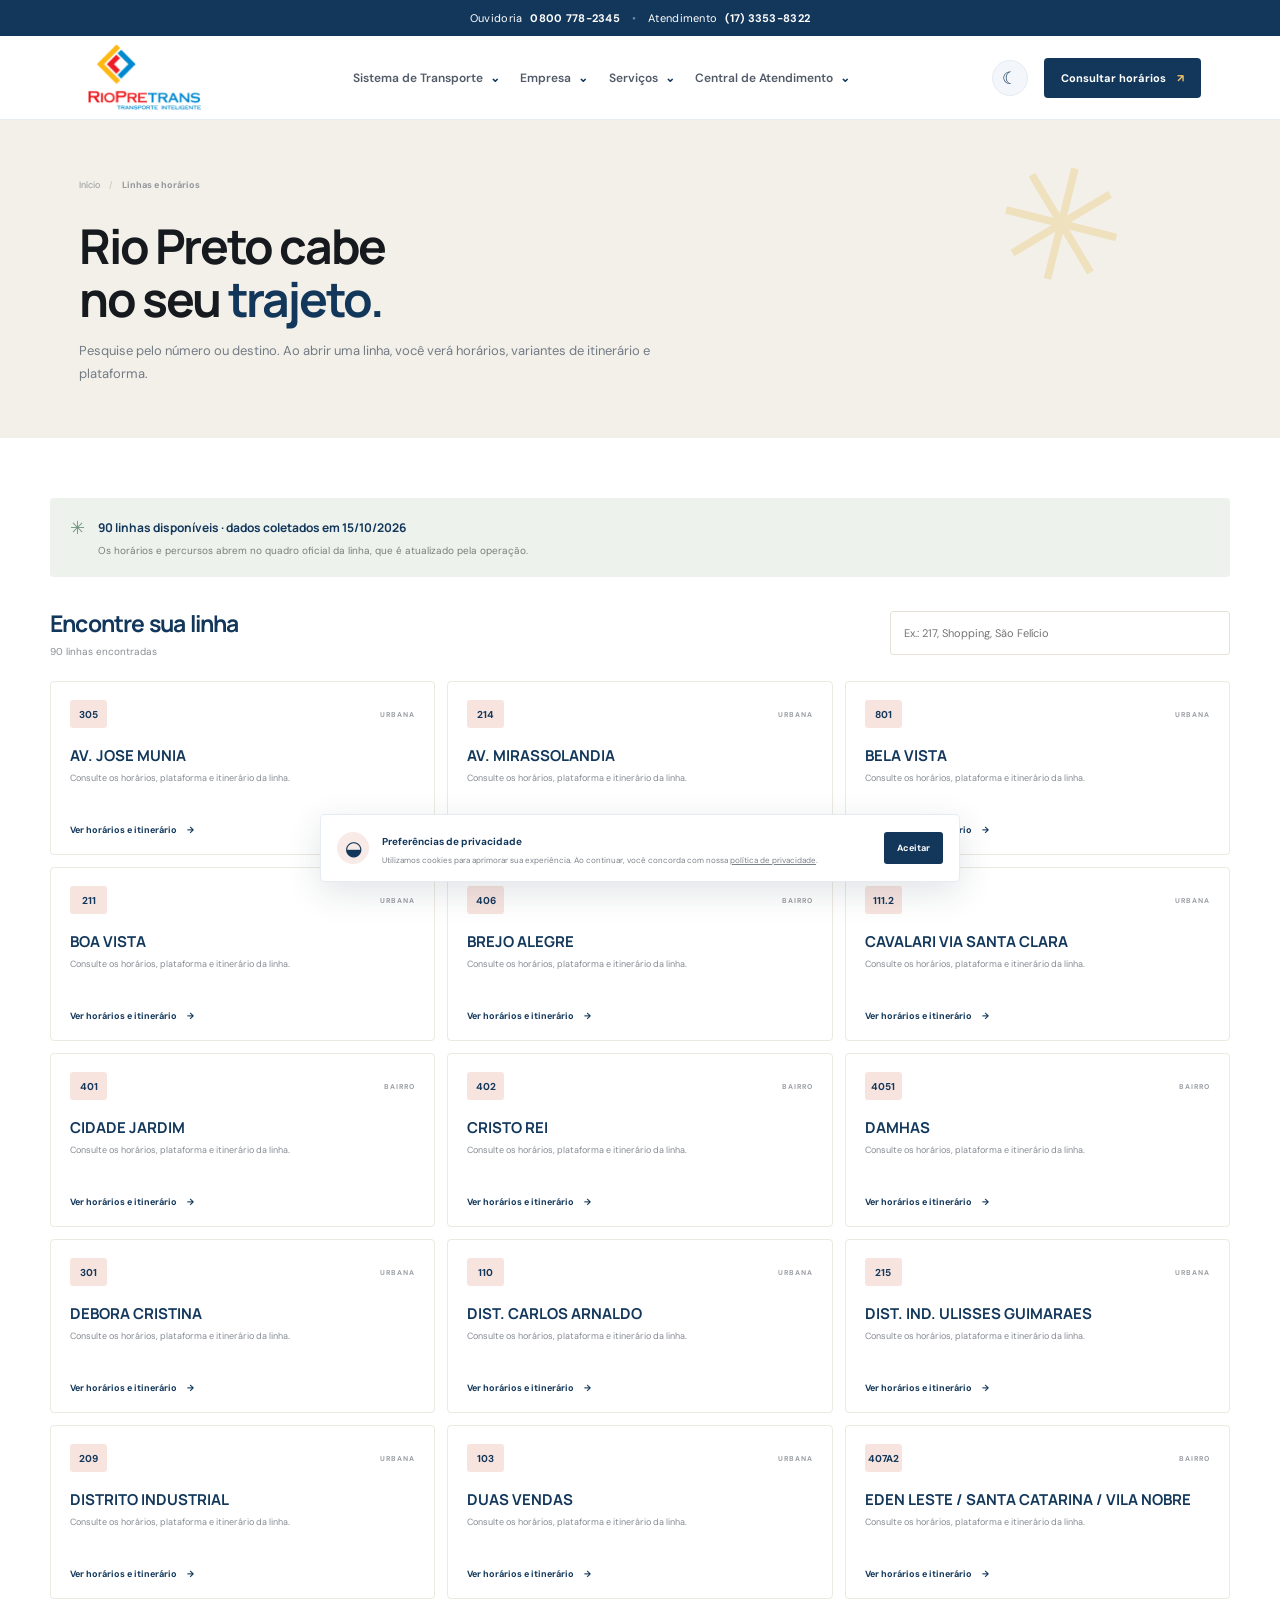
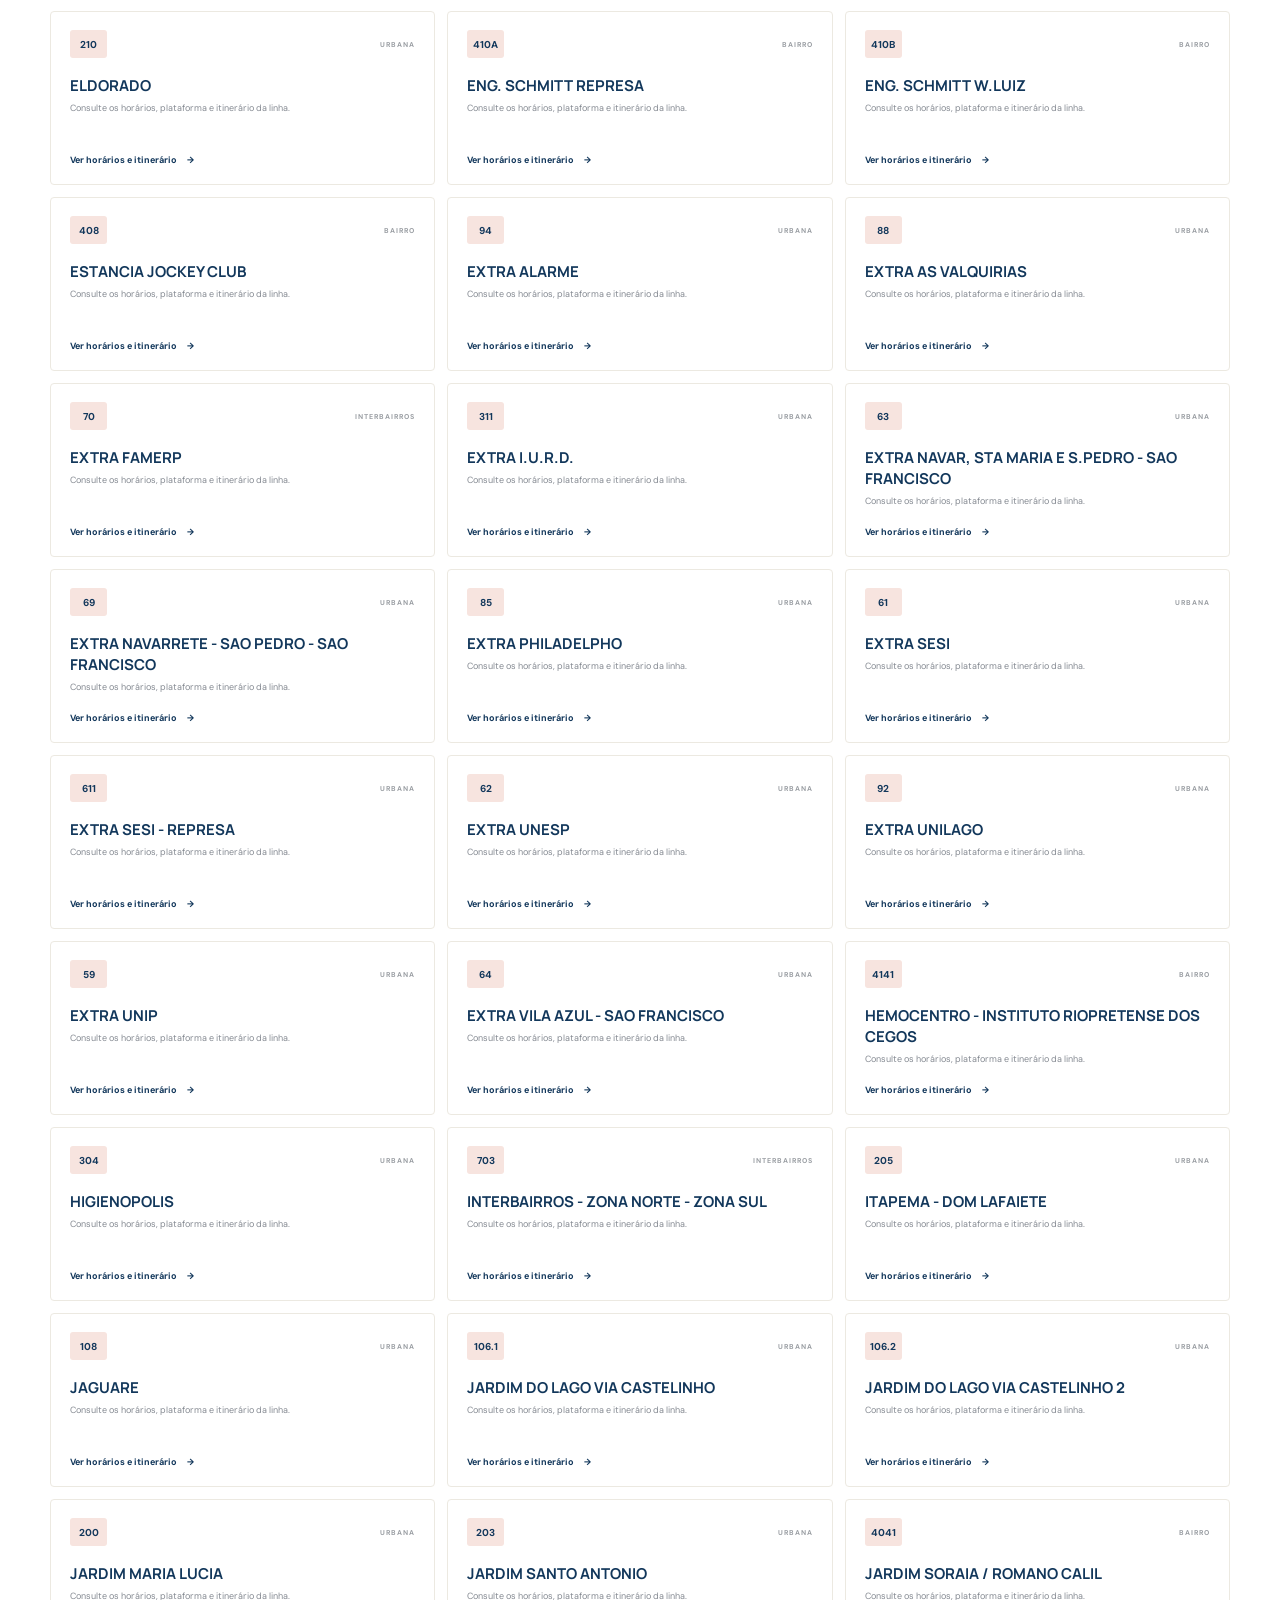
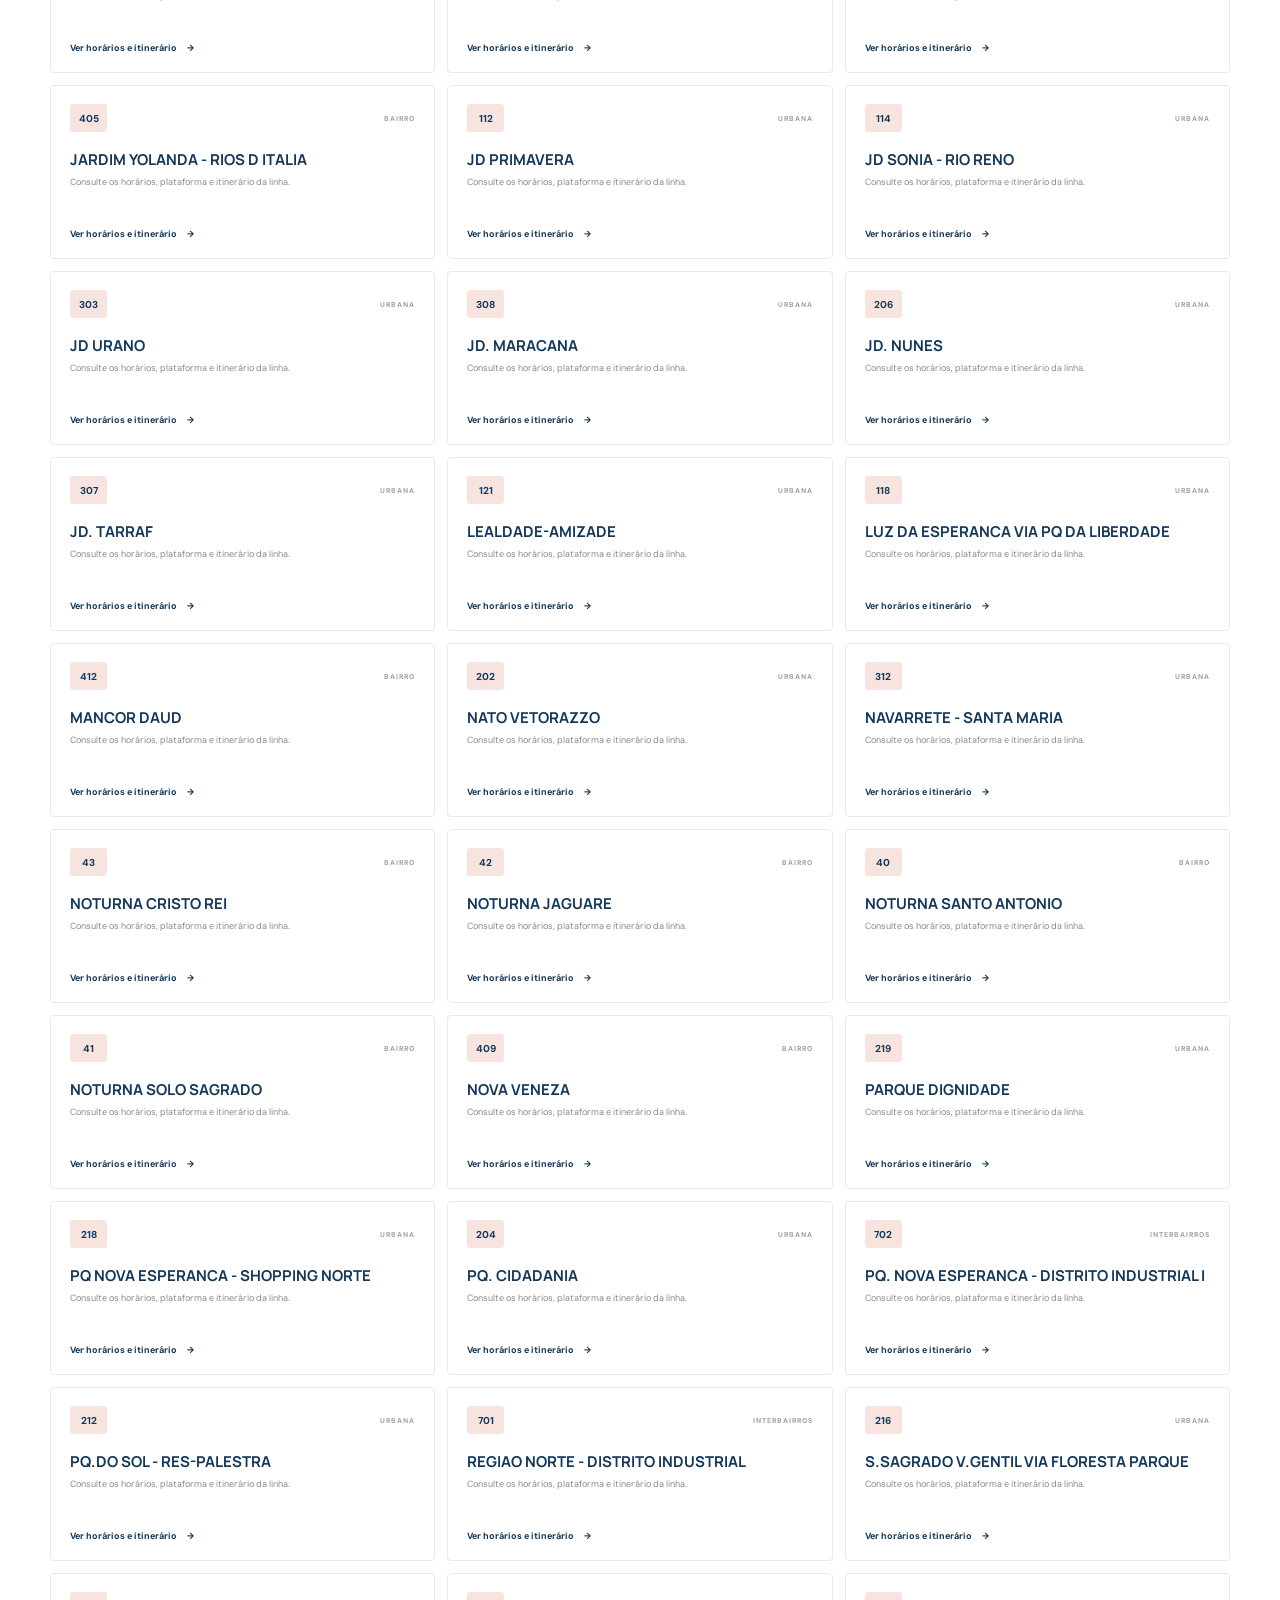
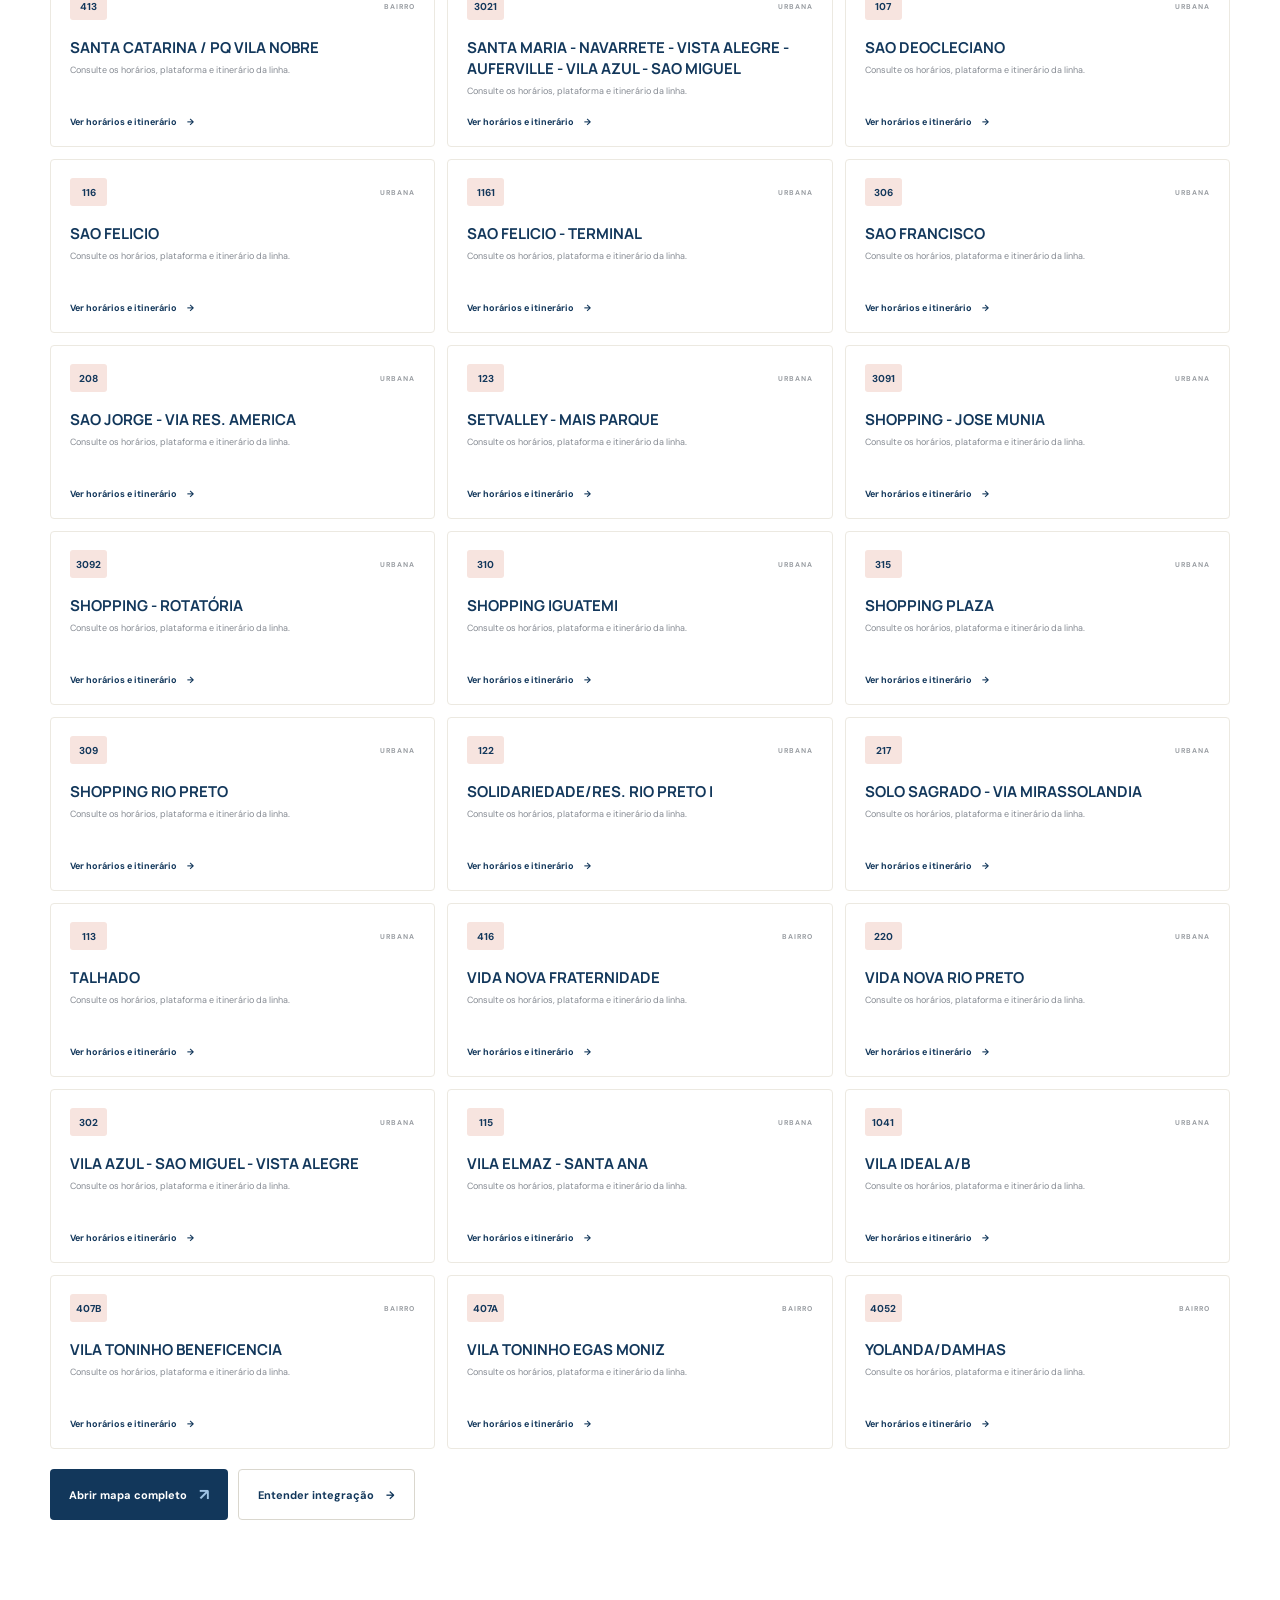
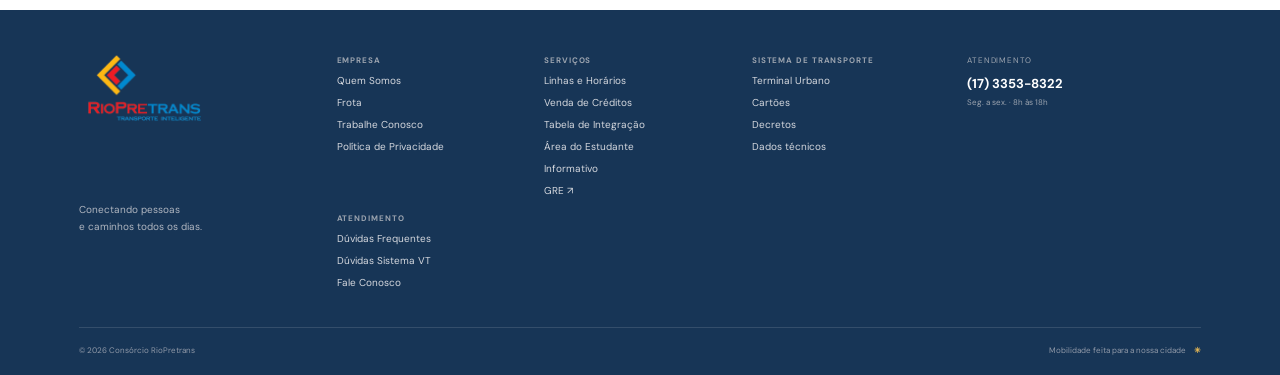
<file: linhas.html>
<!doctype html>
<html lang="pt-BR">
  <head>
    <meta charset="UTF-8" />
    <meta name="viewport" content="width=device-width, initial-scale=1.0" />
    <meta name="theme-color" content="#f8f7f3" />
    <meta
      name="description"
      content="Consulte as linhas de ônibus de São José do Rio Preto e abra os horários e itinerários atualizados."
    />
    <title>Linhas e horários: RioPretrans</title>
    <link rel="preconnect" href="https://fonts.googleapis.com" />
    <link rel="preconnect" href="https://fonts.gstatic.com" crossorigin />
    <link
      href="https://fonts.googleapis.com/css2?family=DM+Sans:wght@400;500;600;700&family=Manrope:wght@400;500;600;700;800&display=swap"
      rel="stylesheet"
    />
    <link rel="stylesheet" href="styles.css" />
    <link rel="stylesheet" href="inner-pages.css" />
  </head>
  <body>
    <div data-site-header></div>
    <main>
      <section class="page-hero">
        <div class="breadcrumbs">
          <a href="index.html">Início</a><span>/</span><b>Linhas e horários</b>
        </div>
        <div class="page-hero-content">
          <div class="eyebrow"><span></span> ESCOLHA SEU CAMINHO</div>
          <h1>Rio Preto cabe<br />no seu <em>trajeto.</em></h1>
          <p>
            Pesquise pelo número ou destino. Ao abrir uma linha, você verá
            horários, variantes de itinerário e plataforma.
          </p>
        </div>
      </section>
      <section class="page-body">
        <div class="info-banner">
          <span>✳</span>
          <div>
            <strong
              >90 linhas disponíveis · dados coletados em 15/10/2026</strong
            >
            <p>
              Os horários e percursos abrem no quadro oficial da linha, que é
              atualizado pela operação.
            </p>
          </div>
        </div>
        <div class="page-toolbar">
          <div>
            <h2>Encontre sua linha</h2>
            <p id="line-count">Carregando linhas</p>
          </div>
          <label class="sr-only" for="line-search">Buscar linha ou bairro</label
          ><input
            id="line-search"
            class="page-search"
            type="search"
            placeholder="Ex.: 217, Shopping, São Felício"
          />
        </div>
        <div class="line-grid" id="line-grid"></div>
        <p class="line-empty" id="line-empty" hidden>
          Nenhuma linha encontrada. Tente buscar por outro nome ou número.
        </p>
        <div class="page-actions">
          <a
            class="button button-dark"
            href="https://linhasriopreto.riopretrans.com.br/mapa/"
            target="_blank"
            rel="noreferrer"
            >Abrir mapa completo <span>↗</span></a
          ><a class="button button-outline" href="integracao.html"
            >Entender integração <span>→</span></a
          >
        </div>
      </section>
    </main>
    <div data-site-footer></div>
    <script src="site.js"></script>
    <script src="assets/official-lines.js"></script>
    <script src="app.js"></script>
  </body>
</html>
</file>
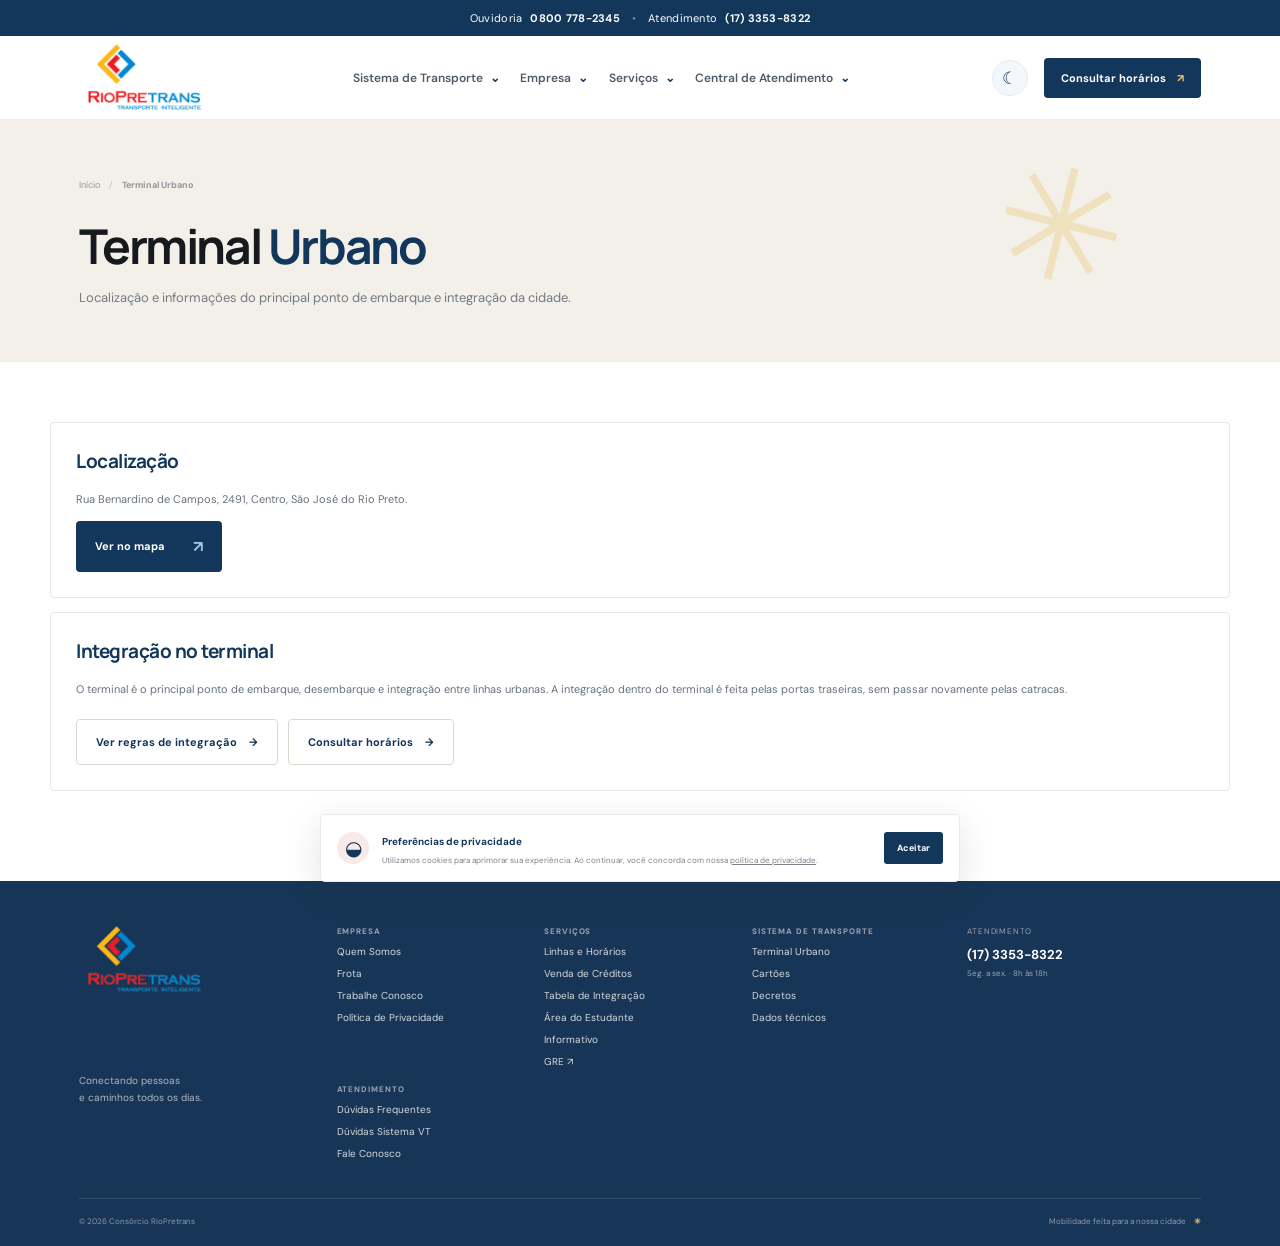
<file: portal-info.html>
<!doctype html>
<html lang="pt-BR">
  <head>
    <meta charset="UTF-8" />
    <meta name="viewport" content="width=device-width, initial-scale=1.0" />
    <meta name="theme-color" content="#ffffff" />
    <meta
      name="description"
      content="Informações e serviços do Consórcio RioPretrans."
    />
    <title>Informações: RioPretrans</title>
    <link rel="preconnect" href="https://fonts.googleapis.com" />
    <link rel="preconnect" href="https://fonts.gstatic.com" crossorigin />
    <link
      href="https://fonts.googleapis.com/css2?family=DM+Sans:wght@400;500;600;700&family=Manrope:wght@400;500;600;700;800&display=swap"
      rel="stylesheet"
    />
    <link rel="stylesheet" href="styles.css" />
    <link rel="stylesheet" href="inner-pages.css" />
  </head>
  <body>
    <div data-site-header></div>
    <main id="portal-page">
      <section class="page-hero">
        <div class="breadcrumbs">
          <a href="index.html">Início</a><span>/</span
          ><b id="portal-breadcrumb">Informações</b>
        </div>
        <div class="page-hero-content">
          <div class="eyebrow">
            <span></span><span id="portal-eyebrow">RIOPRETRANS</span>
          </div>
          <h1 id="portal-title">Carregando página…</h1>
          <p id="portal-description"></p>
        </div>
      </section>
      <section class="page-body"><div id="portal-content"></div></section>
    </main>
    <div data-site-footer></div>
    <script src="site.js"></script>
    <script src="portal-info.js"></script>
    <script src="app.js"></script>
  </body>
</html>
</file>
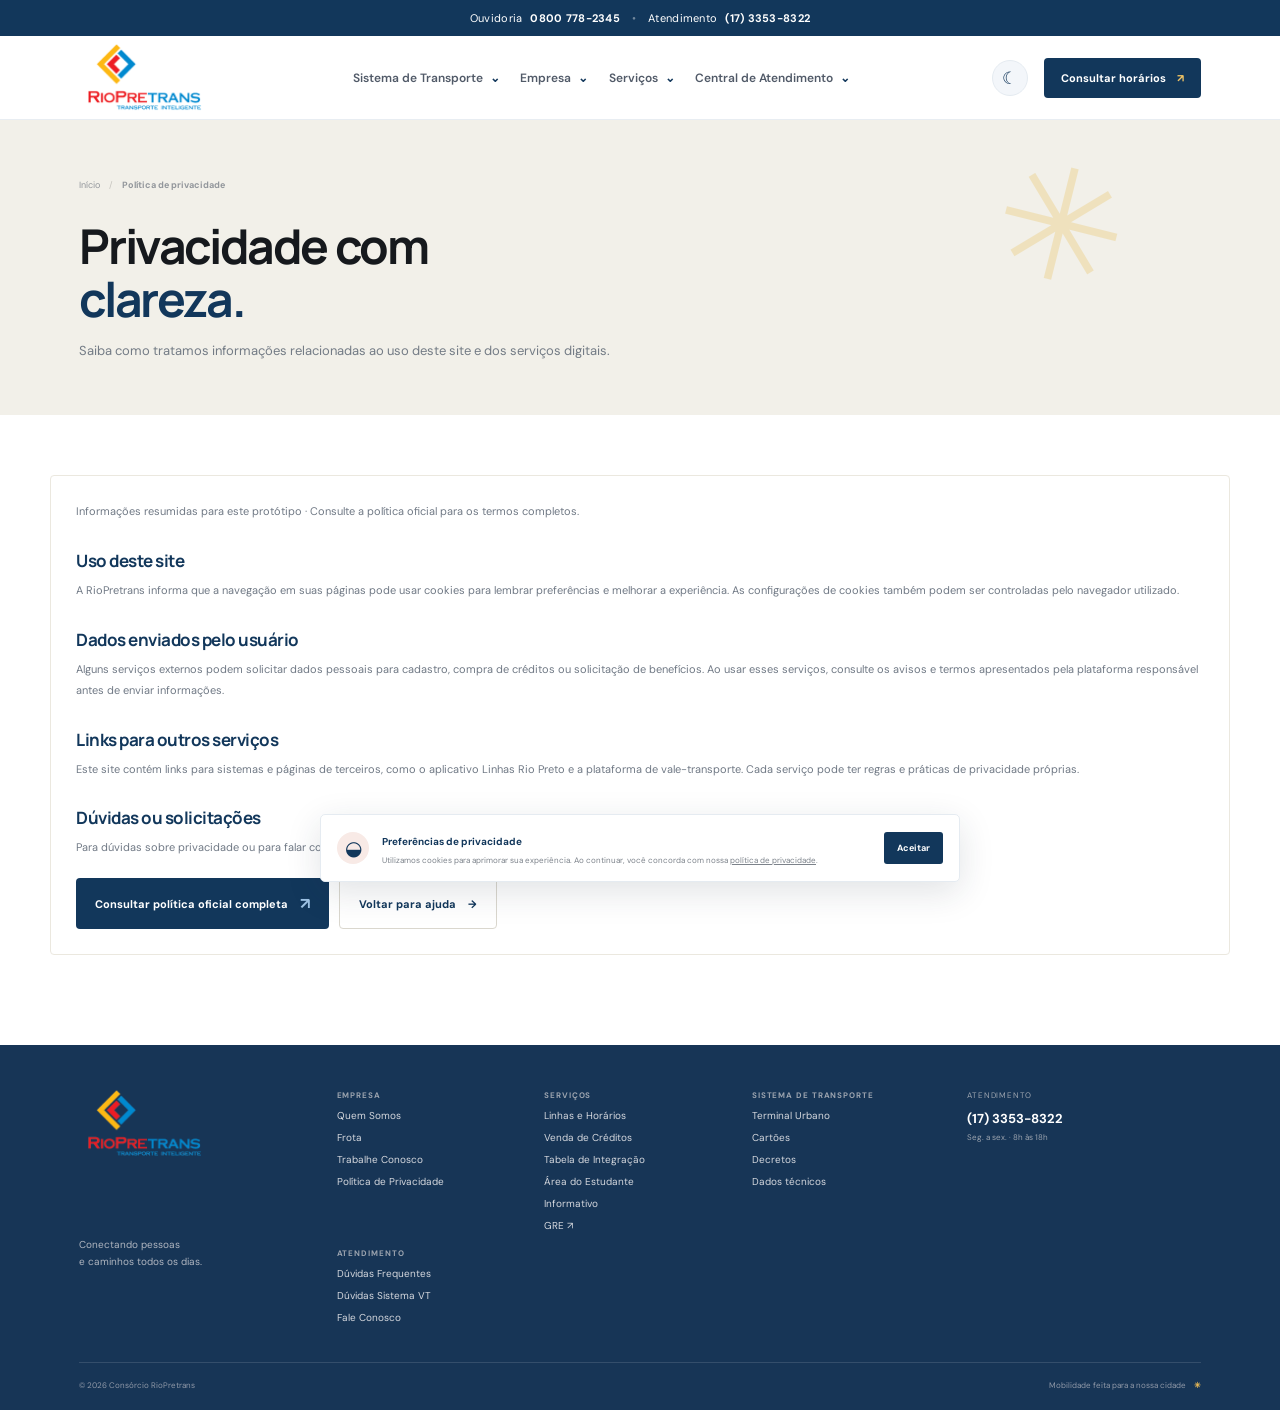
<file: privacidade.html>
<!doctype html>
<html lang="pt-BR">
  <head>
    <meta charset="UTF-8" />
    <meta name="viewport" content="width=device-width, initial-scale=1.0" />
    <meta name="theme-color" content="#f8f7f3" />
    <meta
      name="description"
      content="Política de privacidade do site da RioPretrans."
    />
    <title>Política de privacidade: RioPretrans</title>
    <link rel="preconnect" href="https://fonts.googleapis.com" />
    <link rel="preconnect" href="https://fonts.gstatic.com" crossorigin />
    <link
      href="https://fonts.googleapis.com/css2?family=DM+Sans:wght@400;500;600;700&family=Manrope:wght@400;500;600;700;800&display=swap"
      rel="stylesheet"
    />
    <link rel="stylesheet" href="styles.css" />
    <link rel="stylesheet" href="inner-pages.css" />
  </head>
  <body>
    <div data-site-header></div>
    <main>
      <section class="page-hero">
        <div class="breadcrumbs">
          <a href="index.html">Início</a><span>/</span
          ><b>Política de privacidade</b>
        </div>
        <div class="page-hero-content">
          <div class="eyebrow"><span></span> TRANSPARÊNCIA</div>
          <h1>Privacidade com<br /><em>clareza.</em></h1>
          <p>
            Saiba como tratamos informações relacionadas ao uso deste site e dos
            serviços digitais.
          </p>
        </div>
      </section>
      <section class="page-body">
        <article class="content-card policy-copy">
          <p class="policy-updated">
            Informações resumidas para este protótipo · Consulte a política
            oficial para os termos completos.
          </p>
          <h2>Uso deste site</h2>
          <p>
            A RioPretrans informa que a navegação em suas páginas pode usar
            cookies para lembrar preferências e melhorar a experiência. As
            configurações de cookies também podem ser controladas pelo navegador
            utilizado.
          </p>
          <h2>Dados enviados pelo usuário</h2>
          <p>
            Alguns serviços externos podem solicitar dados pessoais para
            cadastro, compra de créditos ou solicitação de benefícios. Ao usar
            esses serviços, consulte os avisos e termos apresentados pela
            plataforma responsável antes de enviar informações.
          </p>
          <h2>Links para outros serviços</h2>
          <p>
            Este site contém links para sistemas e páginas de terceiros, como o
            aplicativo Linhas Rio Preto e a plataforma de vale-transporte. Cada
            serviço pode ter regras e práticas de privacidade próprias.
          </p>
          <h2>Dúvidas ou solicitações</h2>
          <p>
            Para dúvidas sobre privacidade ou para falar com a equipe, entre em
            contato pelo telefone <a href="tel:1733538322">(17) 3353-8322</a>,
            de segunda a sexta-feira, das 8h às 18h.
          </p>
          <div class="page-actions">
            <a
              class="button button-dark"
              href="https://www.riopretrans.com.br/politica_privacidade"
              target="_blank"
              rel="noreferrer"
              >Consultar política oficial completa <span>↗</span></a
            ><a class="button button-outline" href="ajuda.html"
              >Voltar para ajuda <span>→</span></a
            >
          </div>
        </article>
      </section>
    </main>
    <div data-site-footer></div>
    <script src="site.js"></script>
    <script src="app.js"></script>
  </body>
</html>
</file>
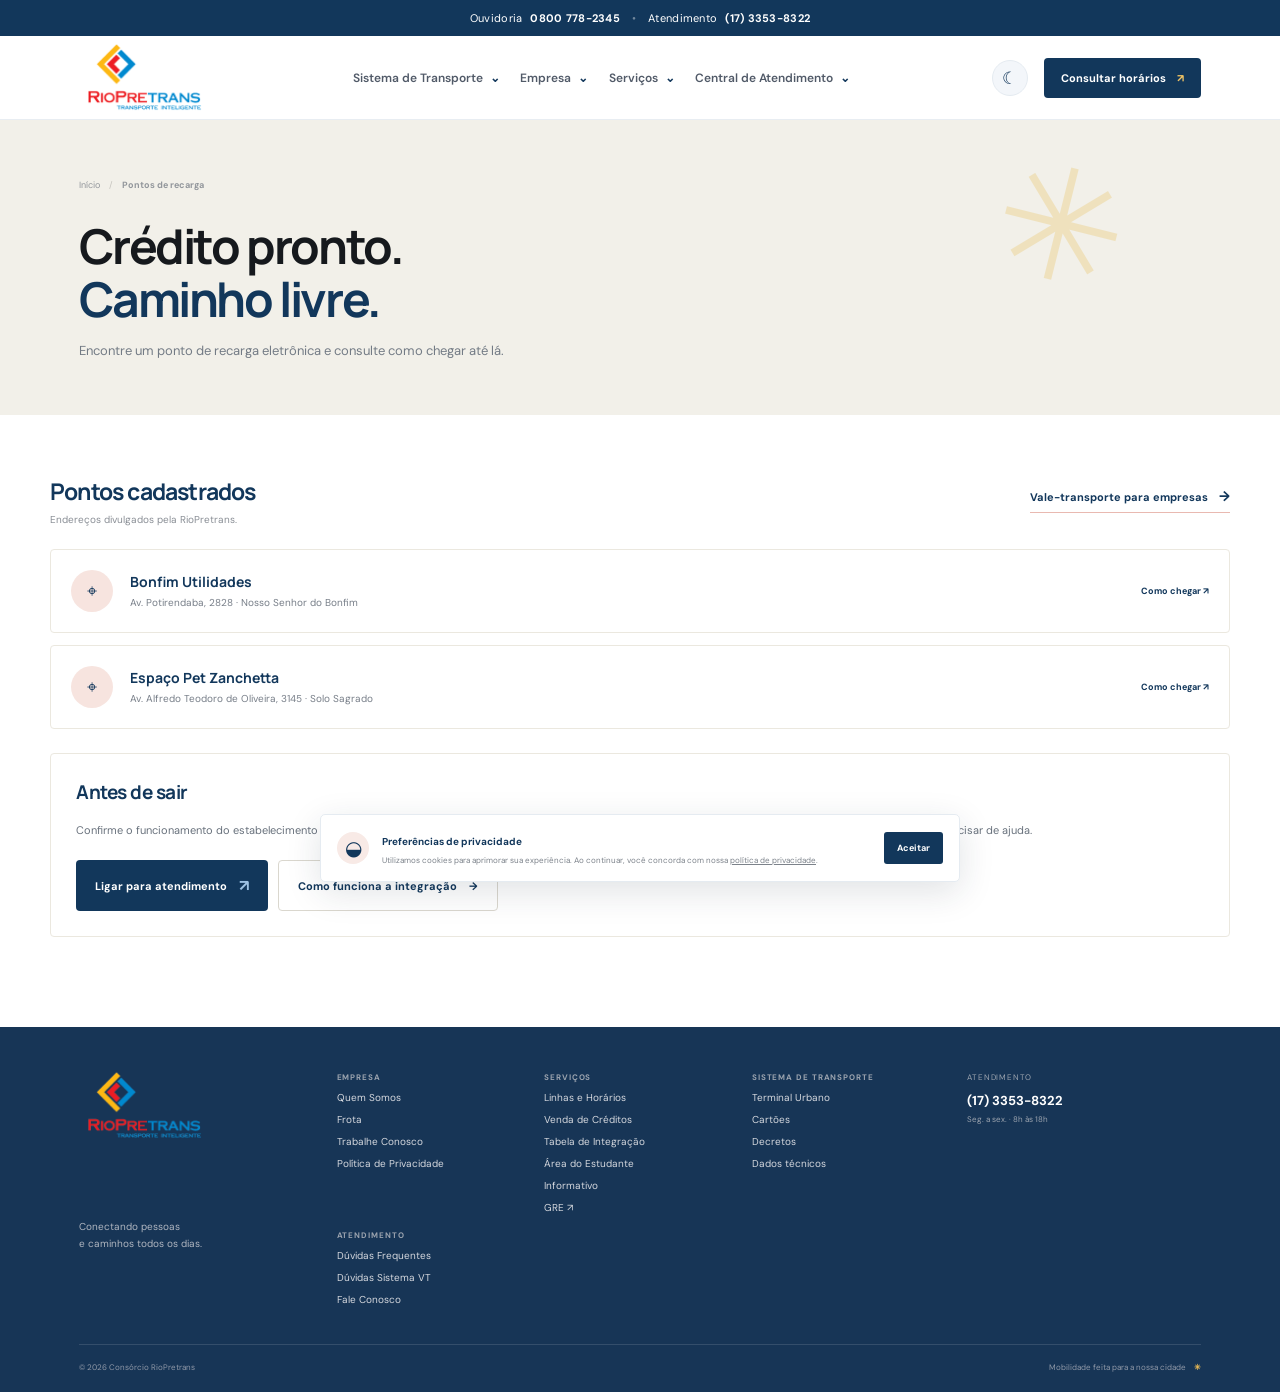
<file: recarga.html>
<!doctype html>
<html lang="pt-BR">
  <head>
    <meta charset="UTF-8" />
    <meta name="viewport" content="width=device-width, initial-scale=1.0" />
    <meta name="theme-color" content="#f8f7f3" />
    <meta
      name="description"
      content="Encontre pontos de recarga eletrônica do cartão RioPretrans."
    />
    <title>Pontos de recarga: RioPretrans</title>
    <link rel="preconnect" href="https://fonts.googleapis.com" />
    <link rel="preconnect" href="https://fonts.gstatic.com" crossorigin />
    <link
      href="https://fonts.googleapis.com/css2?family=DM+Sans:wght@400;500;600;700&family=Manrope:wght@400;500;600;700;800&display=swap"
      rel="stylesheet"
    />
    <link rel="stylesheet" href="styles.css" />
    <link rel="stylesheet" href="inner-pages.css" />
  </head>
  <body>
    <div data-site-header></div>
    <main>
      <section class="page-hero">
        <div class="breadcrumbs">
          <a href="index.html">Início</a><span>/</span><b>Pontos de recarga</b>
        </div>
        <div class="page-hero-content">
          <div class="eyebrow"><span></span> RECARREGUE SEU CARTÃO</div>
          <h1>Crédito pronto.<br /><em>Caminho livre.</em></h1>
          <p>
            Encontre um ponto de recarga eletrônica e consulte como chegar até
            lá.
          </p>
        </div>
      </section>
      <section class="page-body">
        <div class="page-toolbar">
          <div>
            <h2>Pontos cadastrados</h2>
            <p>Endereços divulgados pela RioPretrans.</p>
          </div>
          <a class="text-link" href="empresas.html"
            >Vale-transporte para empresas <span>→</span></a
          >
        </div>
        <div class="location-list">
          <article class="location-card">
            <span class="location-icon">⌖</span>
            <div>
              <h3>Bonfim Utilidades</h3>
              <p>Av. Potirendaba, 2828 · Nosso Senhor do Bonfim</p>
            </div>
            <a
              href="https://www.google.com/maps/search/?api=1&query=Av.+Potirendaba+2828+Sao+Jose+do+Rio+Preto"
              target="_blank"
              rel="noreferrer"
              >Como chegar ↗</a
            >
          </article>
          <article class="location-card">
            <span class="location-icon">⌖</span>
            <div>
              <h3>Espaço Pet Zanchetta</h3>
              <p>Av. Alfredo Teodoro de Oliveira, 3145 · Solo Sagrado</p>
            </div>
            <a
              href="https://www.google.com/maps/search/?api=1&query=Av.+Alfredo+Teodoro+de+Oliveira+3145+Sao+Jose+do+Rio+Preto"
              target="_blank"
              rel="noreferrer"
              >Como chegar ↗</a
            >
          </article>
        </div>
        <article class="content-card" style="margin-top: 24px">
          <h2>Antes de sair</h2>
          <p>
            Confirme o funcionamento do estabelecimento e as formas de pagamento
            diretamente com o local. Os endereços podem mudar; consulte os
            canais de atendimento se precisar de ajuda.
          </p>
          <div class="page-actions">
            <a class="button button-dark" href="tel:1733538322"
              >Ligar para atendimento <span>↗</span></a
            ><a class="button button-outline" href="integracao.html"
              >Como funciona a integração <span>→</span></a
            >
          </div>
        </article>
      </section>
    </main>
    <div data-site-footer></div>
    <script src="site.js"></script>
    <script src="app.js"></script>
  </body>
</html>
</file>
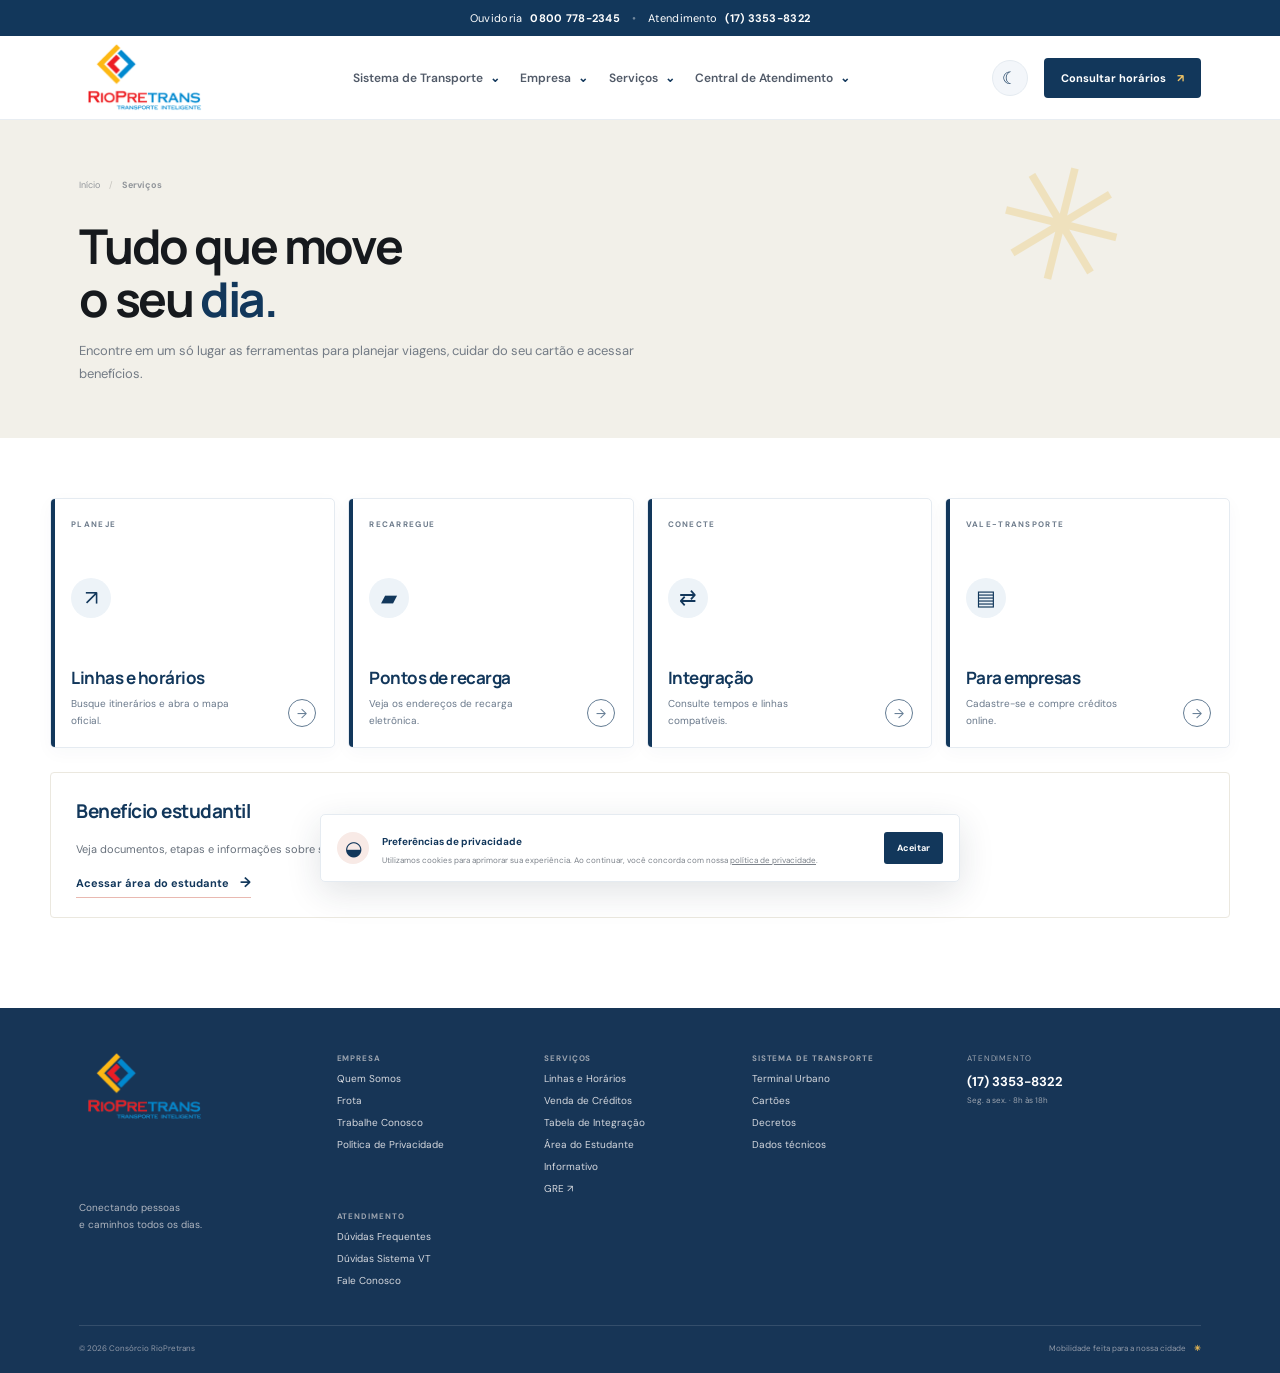
<file: servicos.html>
<!doctype html>
<html lang="pt-BR">
  <head>
    <meta charset="UTF-8" />
    <meta name="viewport" content="width=device-width, initial-scale=1.0" />
    <meta name="theme-color" content="#f8f7f3" />
    <meta
      name="description"
      content="Acesse os principais serviços da RioPretrans para passageiros, estudantes e empresas."
    />
    <title>Serviços: RioPretrans</title>
    <link rel="preconnect" href="https://fonts.googleapis.com" />
    <link rel="preconnect" href="https://fonts.gstatic.com" crossorigin />
    <link
      href="https://fonts.googleapis.com/css2?family=DM+Sans:wght@400;500;600;700&family=Manrope:wght@400;500;600;700;800&display=swap"
      rel="stylesheet"
    />
    <link rel="stylesheet" href="styles.css" />
    <link rel="stylesheet" href="inner-pages.css" />
  </head>
  <body>
    <div data-site-header></div>
    <main>
      <section class="page-hero">
        <div class="breadcrumbs">
          <a href="index.html">Início</a><span>/</span><b>Serviços</b>
        </div>
        <div class="page-hero-content">
          <div class="eyebrow"><span></span> SERVIÇOS RIOPRETRANS</div>
          <h1>Tudo que move<br />o seu <em>dia.</em></h1>
          <p>
            Encontre em um só lugar as ferramentas para planejar viagens, cuidar
            do seu cartão e acessar benefícios.
          </p>
        </div>
      </section>
      <section class="page-body">
        <div class="service-grid">
          <a class="service-card card-red" href="linhas.html"
            ><span class="card-tag">PLANEJE</span
            ><span class="service-icon">↗</span>
            <div>
              <h3>Linhas e horários</h3>
              <p>Busque itinerários e abra o mapa oficial.</p>
            </div>
            <span class="card-arrow">→</span></a
          ><a class="service-card card-yellow" href="recarga.html"
            ><span class="card-tag">RECARREGUE</span
            ><span class="service-icon">▰</span>
            <div>
              <h3>Pontos de recarga</h3>
              <p>Veja os endereços de recarga eletrônica.</p>
            </div>
            <span class="card-arrow">→</span></a
          ><a class="service-card card-blue" href="integracao.html"
            ><span class="card-tag">CONECTE</span
            ><span class="service-icon">⇄</span>
            <div>
              <h3>Integração</h3>
              <p>Consulte tempos e linhas compatíveis.</p>
            </div>
            <span class="card-arrow">→</span></a
          ><a class="service-card card-green" href="empresas.html"
            ><span class="card-tag">VALE-TRANSPORTE</span
            ><span class="service-icon">▤</span>
            <div>
              <h3>Para empresas</h3>
              <p>Cadastre-se e compre créditos online.</p>
            </div>
            <span class="card-arrow">→</span></a
          >
        </div>
        <article class="content-card" style="margin-top: 24px">
          <h2>Benefício estudantil</h2>
          <p>
            Veja documentos, etapas e informações sobre solicitação e renovação
            do passe escolar.
          </p>
          <a class="text-link" href="estudante.html"
            >Acessar área do estudante <span>→</span></a
          >
        </article>
      </section>
    </main>
    <div data-site-footer></div>
    <script src="site.js"></script>
    <script src="app.js"></script>
  </body>
</html>
</file>
<file: styles.css>
:root {
  --ink: #202a3d;
  --muted: #6e7681;
  --paper: #f8f7f3;
  --red: #c93434;
  --yellow: #f0bd50;
  --blue: #a6d5d2;
  --green: #c6dbbd;
  --line: #e8e5dc;
  --font-body: "DM Sans", sans-serif;
  --font-display: "Manrope", sans-serif;
}
* {
  box-sizing: border-box;
}
html {
  scroll-behavior: smooth;
  scroll-padding-top: 100px;
}
body {
  margin: 0;
  background: var(--paper);
  color: var(--ink);
  font-family: var(--font-body);
  -webkit-font-smoothing: antialiased;
}
a {
  color: inherit;
  text-decoration: none;
}
button,
input {
  font: inherit;
}
.announcement {
  height: 36px;
  background: #202a3d;
  color: #fff;
  display: flex;
  justify-content: center;
  align-items: center;
  gap: 8px;
  font-size: 11px;
  letter-spacing: 0.025em;
}
.announcement a {
  color: #fff;
}
.announcement b {
  font-weight: 700;
}
.announcement-dot,
.eyebrow span {
  width: 7px;
  height: 7px;
  background: #ebbc55;
  border-radius: 50%;
}
.announcement-divider {
  opacity: 0.4;
  margin: 0 4px;
}
.site-header {
  height: 84px;
  padding: 0 max(calc((100vw - 1180px) / 2), 6.2%);
  display: flex;
  align-items: center;
  justify-content: space-between;
  background: var(--paper);
  position: sticky;
  top: 0;
  z-index: 30;
  border-bottom: 1px solid rgba(32, 42, 61, 0.06);
}
.brand {
  display: flex;
  align-items: center;
  gap: 8px;
}
.brand-mark {
  width: 43px;
  height: 43px;
  display: grid;
  place-items: center;
  color: var(--red);
}
.brand-mark svg {
  width: 42px;
}
.brand-name {
  font-family: var(--font-display);
  font-weight: 800;
  letter-spacing: -1.1px;
  font-size: 19px;
  line-height: 1;
}
.brand-name > span {
  color: var(--red);
}
.brand-name small {
  display: block;
  font: 700 7px var(--font-body);
  letter-spacing: 1.1px;
  color: #727987;
  margin-top: 5px;
}
.main-nav {
  display: flex;
  gap: 33px;
  margin-left: auto;
  margin-right: 35px;
}
.main-nav a {
  font-size: 12px;
  font-weight: 600;
  color: #515a68;
  transition: color 0.2s;
}
.main-nav a:hover,
.footer-links a:hover {
  color: var(--red);
}
.header-cta {
  font-size: 11px;
  font-weight: 700;
  background: var(--ink);
  border-radius: 4px;
  color: white;
  padding: 13px 17px;
  transition:
    transform 0.2s,
    background 0.2s;
}
.header-cta:hover,
.button:hover {
  transform: translateY(-2px);
}
.header-cta span {
  color: #f2c464;
  margin-left: 8px;
}
.menu-toggle {
  display: none;
}
.hero {
  min-height: 590px;
  padding: 80px max(calc((100vw - 1180px) / 2), 6.2%) 55px;
  position: relative;
  display: grid;
  grid-template-columns: 0.88fr 1.12fr;
  align-items: center;
  overflow: hidden;
  background: #f2f0e9;
}
.hero:before {
  content: "";
  position: absolute;
  width: 450px;
  height: 450px;
  border: 1px solid rgba(32, 42, 61, 0.06);
  border-radius: 50%;
  right: 11%;
  top: 8%;
}
.hero-copy {
  z-index: 2;
  padding-bottom: 31px;
}
.hero-copy > h1 {
  margin-top: 0;
}
.eyebrow {
  display: flex;
  align-items: center;
  gap: 9px;
  color: #737985;
  font-weight: 700;
  font-size: 9px;
  letter-spacing: 1.65px;
}
.eyebrow span {
  background: var(--red);
}
h1,
h2,
h3,
p {
  margin-top: 0;
}
.hero h1,
.section-heading h2,
.student-copy h2,
.app-copy h2,
.help-top h2 {
  font-family: var(--font-display);
  letter-spacing: -3.4px;
  font-size: 67px;
  line-height: 1.04;
  margin: 20px 0 19px;
  font-weight: 700;
}
.hero h1 em,
.section-heading em,
.app-copy em,
.help-top em {
  font-style: normal;
  color: var(--red);
}
.hero-copy > p {
  max-width: 380px;
  color: #747b84;
  font-size: 14px;
  line-height: 1.8;
  margin-bottom: 23px;
}
.button {
  display: inline-flex;
  align-items: center;
  gap: 28px;
  border: 0;
  border-radius: 4px;
  padding: 15px 19px;
  font-size: 11px;
  font-weight: 700;
  cursor: pointer;
  transition:
    transform 0.2s,
    background 0.2s;
}
.button-dark {
  background: var(--ink);
  color: white;
}
.button-dark span {
  color: var(--yellow);
  font-size: 16px;
}
.hero-note {
  display: flex;
  align-items: center;
  gap: 10px;
  margin-top: 32px;
  color: #818690;
  font-size: 10px;
}
.note-icon {
  font-size: 16px;
  color: var(--red);
}
.hero-art {
  height: 430px;
  position: relative;
}
.sun {
  position: absolute;
  width: 82px;
  height: 82px;
  border-radius: 50%;
  background: #edc361;
  top: 9%;
  right: 16%;
  box-shadow: 0 0 0 17px rgba(237, 195, 97, 0.13);
}
.hero-cloud {
  position: absolute;
  height: 14px;
  width: 65px;
  border-radius: 20px;
  background: white;
  opacity: 0.8;
}
.cloud-one {
  left: 20%;
  top: 19%;
}
.cloud-two {
  right: 4%;
  top: 35%;
  width: 43px;
}
.city-shape {
  position: absolute;
  bottom: 23%;
  background: #e0e2d8;
  border-radius: 5px 5px 0 0;
}
.shape-back {
  height: 112px;
  width: 300px;
  left: 8%;
  background: #e0e1d9;
  clip-path: polygon(
    0 26%,
    10% 26%,
    10% 9%,
    20% 9%,
    20% 36%,
    30% 36%,
    30% 13%,
    43% 13%,
    43% 30%,
    54% 30%,
    54% 0,
    67% 0,
    67% 25%,
    82% 25%,
    82% 12%,
    100% 12%,
    100% 100%,
    0 100%
  );
}
.shape-front {
  height: 92px;
  width: 350px;
  right: 0;
  bottom: 23%;
  background: #d1d7cd;
  clip-path: polygon(
    0 17%,
    14% 17%,
    14% 0,
    30% 0,
    30% 34%,
    45% 34%,
    45% 10%,
    57% 10%,
    57% 26%,
    70% 26%,
    70% 0,
    86% 0,
    86% 21%,
    100% 21%,
    100% 100%,
    0 100%
  );
}
.road {
  position: absolute;
  bottom: 18%;
  height: 7px;
  width: 110%;
  left: -5%;
  background: #d6d2c7;
  transform: rotate(-4deg);
}
.road-dash {
  position: absolute;
  left: 46%;
  width: 65px;
  top: 3px;
  border-top: 2px dashed #fff;
}
.bus-illustration {
  position: absolute;
  width: min(96%, 530px);
  height: auto;
  left: 50%;
  transform: translateX(-50%);
  bottom: 14%;
  z-index: 2;
  filter: drop-shadow(0 10px 0 rgba(32, 42, 61, 0.04));
}
.location-pill {
  position: absolute;
  top: 3%;
  left: 5%;
  border: 1px solid #e3e0d7;
  border-radius: 40px;
  background: #f8f7f3;
  padding: 10px 13px;
  font-size: 8px;
  font-weight: 700;
  letter-spacing: 0.8px;
  z-index: 3;
}
.pin {
  color: var(--red);
  margin-right: 6px;
}
.floating-card {
  position: absolute;
  right: 1%;
  bottom: 11%;
  z-index: 3;
  display: flex;
  align-items: center;
  gap: 11px;
  background: #fff;
  padding: 13px 16px;
  border-radius: 5px;
  box-shadow: 0 10px 28px rgba(35, 43, 54, 0.12);
}
.floating-icon {
  width: 30px;
  height: 30px;
  border-radius: 50%;
  display: grid;
  place-items: center;
  background: #fae5df;
  color: var(--red);
}
.floating-card strong,
.floating-card small {
  display: block;
}
.floating-card strong {
  font-size: 9px;
}
.floating-card small {
  font-size: 8px;
  color: #888;
  margin-top: 4px;
}
.hero-spark {
  position: absolute;
  color: var(--red);
  z-index: 3;
}
.spark-a {
  top: 34%;
  left: 0;
  font-size: 25px;
}
.spark-b {
  right: 10%;
  top: 18%;
  font-size: 19px;
  color: #daa746;
}
.route-line {
  position: absolute;
  border: 1px dashed rgba(201, 52, 52, 0.35);
  border-radius: 50%;
  transform: rotate(-22deg);
}
.route-line-one {
  width: 250px;
  height: 130px;
  top: 21%;
  left: 21%;
}
.route-line-two {
  width: 104px;
  height: 56px;
  right: 8%;
  bottom: 31%;
}
.hero-bottom {
  position: absolute;
  bottom: 0;
  left: max(calc((100vw - 1180px) / 2), 6.2%);
  right: max(calc((100vw - 1180px) / 2), 6.2%);
  height: 42px;
  display: flex;
  justify-content: space-between;
  align-items: center;
  border-top: 1px solid #dedbd2;
  color: #9a9ca0;
  font-size: 8px;
  letter-spacing: 1.1px;
}
.scroll-cue b {
  color: var(--red);
  font-size: 13px;
  margin-left: 8px;
}
.quick-search {
  padding: 78px max(calc((100vw - 1180px) / 2), 6.2%) 86px;
  background: #fff;
}
.section-kicker {
  font-size: 9px;
  letter-spacing: 1.5px;
  color: #8c9197;
  font-weight: 700;
  display: flex;
  justify-content: space-between;
  margin-bottom: 16px;
}
.section-kicker span {
  color: #c8c9c5;
}
.search-panel {
  display: flex;
  align-items: center;
  justify-content: space-between;
  padding: 28px 31px;
  background: #f3f1eb;
  border: 1px solid #ebe8df;
  border-radius: 5px;
  gap: 25px;
}
.search-copy {
  display: flex;
  align-items: center;
  gap: 16px;
  min-width: 250px;
}
.search-symbol {
  font-size: 30px;
  color: var(--red);
  transform: rotate(-20deg);
}
.search-copy h2 {
  font-family: var(--font-display);
  font-size: 19px;
  letter-spacing: -0.6px;
  margin: 0 0 5px;
}
.search-copy p {
  font-size: 10px;
  color: #858a91;
  margin: 0;
}
.route-search {
  position: relative;
  display: flex;
  align-items: center;
  gap: 10px;
  flex: 1;
  max-width: 620px;
}
.route-search input {
  width: 100%;
  height: 46px;
  padding: 0 12px 0 37px;
  border: 1px solid #e4e1d9;
  border-radius: 3px;
  background: #fff;
  font-size: 11px;
  color: var(--ink);
  outline: 0;
}
.route-search input:focus {
  border-color: #c93434;
  box-shadow: 0 0 0 3px rgba(201, 52, 52, 0.08);
}
.search-glass {
  position: absolute;
  left: 13px;
  z-index: 1;
  color: #868a90;
  font-size: 20px;
}
.button-red {
  white-space: nowrap;
  background: var(--red);
  color: white;
  padding: 14px 16px;
}
.button-red span {
  font-size: 15px;
}
.search-results {
  display: none;
  position: absolute;
  z-index: 10;
  left: 0;
  top: 52px;
  width: calc(100% - 132px);
  max-height: 265px;
  overflow: auto;
  background: white;
  border: 1px solid #e5e1d8;
  box-shadow: 0 12px 25px #202a3d20;
  border-radius: 4px;
  padding: 5px;
}
.search-results.open {
  display: block;
}
.result-option {
  width: 100%;
  display: flex;
  align-items: center;
  text-align: left;
  gap: 11px;
  padding: 10px;
  border: 0;
  background: white;
  cursor: pointer;
  border-radius: 3px;
}
.result-option:hover {
  background: #f6f4ee;
}
.result-num {
  display: grid;
  place-items: center;
  min-width: 37px;
  height: 28px;
  background: #f7e4df;
  color: var(--red);
  font-size: 10px;
  font-weight: 700;
  border-radius: 3px;
}
.result-option span:nth-child(2) {
  font-size: 10px;
  font-weight: 600;
}
.result-arrow {
  margin-left: auto;
  color: #9599a0;
}
.search-shortcuts {
  display: flex;
  align-items: center;
  gap: 9px;
  margin-top: 16px;
}
.search-shortcuts > span {
  font-size: 8px;
  letter-spacing: 1px;
  color: #9b9da0;
  margin-right: 5px;
}
.search-shortcuts button {
  border: 1px solid #e7e3da;
  border-radius: 20px;
  background: transparent;
  color: #737984;
  padding: 7px 11px;
  font-size: 9px;
  cursor: pointer;
}
.search-shortcuts button:hover {
  border-color: var(--red);
  color: var(--red);
}
.section-wrap {
  padding-left: max(calc((100vw - 1180px) / 2), 6.2%);
  padding-right: max(calc((100vw - 1180px) / 2), 6.2%);
}
.services {
  padding-top: 96px;
  padding-bottom: 103px;
}
.section-heading {
  display: flex;
  align-items: end;
  justify-content: space-between;
  margin-bottom: 36px;
}
.section-heading h2,
.app-copy h2,
.help-top h2 {
  font-size: 44px;
  letter-spacing: -2.1px;
  line-height: 1.13;
  margin: 16px 0 0;
}
.section-heading > p {
  max-width: 300px;
  color: #81868d;
  font-size: 12px;
  line-height: 1.8;
  margin: 0 5% 6px 25px;
}
.service-grid {
  display: grid;
  grid-template-columns: repeat(4, 1fr);
  gap: 13px;
}
.service-card {
  height: 250px;
  padding: 20px 20px 18px;
  position: relative;
  overflow: hidden;
  display: flex;
  flex-direction: column;
  justify-content: space-between;
  border-radius: 5px;
  transition:
    transform 0.22s,
    box-shadow 0.22s;
}
.service-card:hover {
  transform: translateY(-5px);
  box-shadow: 0 14px 30px #202a3d18;
}
.card-red {
  background: #c93636;
  color: white;
}
.card-yellow {
  background: #f0c45f;
}
.card-blue {
  background: #a8d4d0;
}
.card-green {
  background: #c8ddbf;
}
.card-tag {
  font-size: 8px;
  letter-spacing: 1.3px;
  font-weight: 700;
  z-index: 1;
}
.service-icon {
  width: 40px;
  height: 40px;
  display: grid;
  place-items: center;
  border-radius: 50%;
  font-size: 21px;
  background: rgba(255, 255, 255, 0.38);
  z-index: 1;
}
.card-red .service-icon {
  background: rgba(255, 255, 255, 0.16);
}
.service-card h3 {
  font: 700 17px var(--font-display);
  letter-spacing: -0.5px;
  margin: 0 0 7px;
  z-index: 1;
}
.service-card p {
  font-size: 10px;
  line-height: 1.65;
  max-width: 180px;
  margin: 0;
  color: inherit;
  opacity: 0.78;
  z-index: 1;
}
.card-arrow {
  position: absolute;
  right: 18px;
  bottom: 20px;
  border: 1px solid currentColor;
  opacity: 0.65;
  border-radius: 50%;
  width: 28px;
  height: 28px;
  display: grid;
  place-items: center;
  font-size: 13px;
  z-index: 2;
}
.card-decoration {
  position: absolute;
  font-size: 122px;
  line-height: 1;
  opacity: 0.085;
  right: -6px;
  top: 50px;
  transform: rotate(-15deg);
}
.deco-card {
  font-size: 105px;
  right: -8px;
  top: 45px;
}
.deco-transfer {
  top: 38px;
}
.deco-business {
  font-size: 145px;
  right: -15px;
}
.student-section {
  display: grid;
  grid-template-columns: 1fr 1fr;
  background: #202a3d;
  color: #fff;
  min-height: 440px;
  overflow: hidden;
}
.student-art {
  position: relative;
  min-height: 440px;
  background: #ebbd58;
  overflow: hidden;
}
.student-sun {
  position: absolute;
  width: 330px;
  height: 330px;
  border-radius: 50%;
  background: #f6d98c;
  top: 12%;
  left: 19%;
  box-shadow: 0 0 0 20px #f2cd7c77;
}
.student-orbit {
  position: absolute;
  border: 1px solid rgba(32, 42, 61, 0.18);
  border-radius: 50%;
  transform: rotate(-28deg);
  z-index: 1;
}
.orbit-one {
  width: 470px;
  height: 140px;
  left: 6%;
  top: 40%;
}
.orbit-two {
  width: 340px;
  height: 210px;
  left: 19%;
  top: 30%;
}
.student-ticket {
  position: absolute;
  width: 235px;
  height: 295px;
  left: 50%;
  top: 52%;
  transform: translate(-50%, -50%) rotate(-8deg);
  background: #f8f7f3;
  color: var(--ink);
  border-radius: 9px;
  box-shadow: 13px 18px 0 #202a3d20;
  z-index: 2;
  padding: 17px 18px;
}
.ticket-top {
  display: flex;
  justify-content: space-between;
  font-size: 9px;
  letter-spacing: 1px;
  font-weight: 700;
}
.ticket-top span + span {
  color: var(--red);
  font-size: 15px;
}
.ticket-stamp {
  font: 800 91px/0.94 var(--font-display);
  letter-spacing: -8px;
  color: var(--red);
  margin: 27px 0 3px;
}
.ticket-stamp span {
  font-size: 36px;
  letter-spacing: -3px;
}
.ticket-label {
  font: 800 22px/1.08 var(--font-display);
  letter-spacing: -1px;
}
.ticket-bottom {
  position: absolute;
  bottom: 18px;
  left: 18px;
  font-size: 7px;
  letter-spacing: 1.1px;
  color: #7d8188;
}
.student-cap {
  position: absolute;
  z-index: 3;
  font-size: 62px;
  right: 16%;
  top: 14%;
  color: #c93837;
  transform: rotate(-18deg);
}
.student-star {
  position: absolute;
  left: 17%;
  bottom: 15%;
  font-size: 31px;
  color: #c93837;
}
.student-squiggle {
  position: absolute;
  right: 10%;
  bottom: 21%;
  font-size: 60px;
  color: #fff8;
}
.student-copy {
  padding: 69px max(calc((100vw - 1180px) / 2), 7%) 52px 10%;
}
.eyebrow-light {
  color: #b6bbc4;
}
.student-copy h2 {
  font: 700 42px/1.14 var(--font-display);
  letter-spacing: -2px;
  margin: 18px 0;
}
.student-copy h2 em {
  font-style: normal;
  color: #efbf58;
}
.student-copy > p {
  font-size: 12px;
  line-height: 1.8;
  color: #bbc0ca;
  max-width: 390px;
  margin-bottom: 22px;
}
.student-details {
  display: flex;
  gap: 25px;
  margin-bottom: 26px;
}
.student-details div {
  display: flex;
  gap: 9px;
  color: #bfc4cc;
  font-size: 9px;
  line-height: 1.6;
}
.student-details b {
  font-size: 9px;
  color: #efbf58;
}
.button-light {
  background: #fff;
  color: var(--ink);
  padding: 14px 17px;
}
.button-light span {
  color: var(--red);
}
.student-footnote {
  font-size: 9px;
  color: #9da4af;
  margin-top: 17px;
}
.app-promo {
  padding-top: 98px;
  padding-bottom: 105px;
  display: grid;
  grid-template-columns: 1fr 1fr;
  align-items: center;
  min-height: 560px;
  overflow: hidden;
}
.app-copy {
  padding-left: 9%;
}
.app-copy > p {
  max-width: 350px;
  font-size: 12px;
  line-height: 1.85;
  color: #7a818a;
  margin: 18px 0 22px;
}
.text-link {
  font-size: 11px;
  font-weight: 700;
  color: var(--red);
  border-bottom: 1px solid #e9b9b1;
  padding-bottom: 7px;
}
.text-link span {
  font-size: 14px;
  margin-left: 8px;
}
.app-visual {
  height: 430px;
  position: relative;
  display: grid;
  place-items: center;
}
.app-orb {
  position: absolute;
  width: 360px;
  height: 360px;
  border-radius: 50%;
  background: #e5eae1;
  right: 7%;
  top: 8%;
}
.phone {
  width: 230px;
  height: 398px;
  background: #fff;
  border: 7px solid #202a3d;
  border-radius: 31px;
  position: relative;
  z-index: 2;
  padding: 14px 12px;
  box-shadow: 16px 21px 0 rgba(32, 42, 61, 0.08);
  transform: rotate(5deg);
}
.phone-camera {
  position: absolute;
  width: 65px;
  height: 13px;
  background: #202a3d;
  top: -1px;
  left: 50%;
  transform: translateX(-50%);
  border-radius: 0 0 10px 10px;
}
.phone-top {
  display: flex;
  justify-content: space-between;
  font-size: 8px;
  font-weight: 700;
  margin: 3px 1px 23px;
}
.phone-title {
  font: 800 18px/1.16 var(--font-display);
  letter-spacing: -0.5px;
}
.phone-search {
  height: 31px;
  border: 1px solid #ece9e2;
  border-radius: 4px;
  font-size: 7px;
  color: #92969c;
  padding: 9px;
  margin: 13px 0;
}
.phone-map {
  height: 165px;
  position: relative;
  overflow: hidden;
  background: #e7eee7;
  border-radius: 4px;
  background-image:
    linear-gradient(
      33deg,
      transparent 45%,
      #fff 46%,
      #fff 50%,
      transparent 51%
    ),
    linear-gradient(
      115deg,
      transparent 43%,
      #fff 44%,
      #fff 48%,
      transparent 49%
    ),
    linear-gradient(4deg, transparent 70%, #fff 71%, #fff 75%, transparent 76%);
}
.map-road {
  position: absolute;
  background: #fff;
  height: 8px;
  width: 120%;
  left: -10%;
  top: 40%;
  transform: rotate(30deg);
}
.road-b {
  top: 62%;
  transform: rotate(-30deg);
}
.road-c {
  top: 10%;
  transform: rotate(75deg);
  height: 5px;
}
.map-route {
  position: absolute;
  width: 120px;
  height: 81px;
  border: 3px solid var(--red);
  border-color: var(--red) transparent transparent var(--red);
  border-radius: 50%;
  left: 46px;
  top: 46px;
  transform: rotate(17deg);
}
.map-pin {
  position: absolute;
  color: var(--red);
  font-size: 14px;
  text-shadow: 0 1px #fff;
}
.pin-a {
  top: 35px;
  left: 52px;
}
.pin-b {
  right: 48px;
  bottom: 28px;
  color: #354f84;
}
.map-label {
  position: absolute;
  right: 14px;
  top: 18px;
  color: #9aa79a;
  font-size: 6px;
  letter-spacing: 1px;
}
.phone-line {
  margin-top: 13px;
  display: flex;
  align-items: center;
  gap: 8px;
}
.line-badge {
  width: 31px;
  height: 28px;
  display: grid;
  place-items: center;
  background: #f7e4df;
  color: var(--red);
  font-weight: 800;
  font-size: 9px;
  border-radius: 3px;
}
.phone-line b,
.phone-line small {
  display: block;
}
.phone-line b {
  font-size: 8px;
}
.phone-line small {
  font-size: 6px;
  color: #9398a1;
  margin-top: 3px;
}
.phone-arrow {
  margin-left: auto;
  color: #777;
}
.app-bubble {
  position: absolute;
  z-index: 3;
  border-radius: 50%;
  display: grid;
  place-items: center;
}
.bubble-a {
  width: 47px;
  height: 47px;
  background: #edc25f;
  color: var(--ink);
  top: 15%;
  left: 9%;
  font-size: 22px;
}
.bubble-b {
  width: 38px;
  height: 38px;
  background: var(--red);
  color: white;
  right: 9%;
  bottom: 22%;
  font-size: 18px;
}
.app-caption {
  position: absolute;
  z-index: 1;
  right: -2%;
  bottom: 11%;
  font-size: 9px;
  line-height: 1.65;
  letter-spacing: 1.3px;
  font-weight: 700;
  color: #868b8d;
}
.app-caption span {
  font-weight: 500;
  letter-spacing: 0;
}
.help-section {
  background: #f0eee8;
  padding: 82px max(calc((100vw - 1180px) / 2), 6.2%) 90px;
}
.help-top {
  text-align: center;
}
.help-top .eyebrow {
  justify-content: center;
}
.help-top h2 {
  font-size: 39px;
  margin: 15px 0 9px;
}
.help-top > p {
  font-size: 11px;
  color: #858990;
  margin-bottom: 34px;
}
.help-grid {
  display: grid;
  grid-template-columns: repeat(3, 1fr);
  gap: 13px;
}
.help-card {
  min-height: 205px;
  background: #fff;
  padding: 20px 22px;
  position: relative;
  border-radius: 4px;
  transition: transform 0.2s;
}
.help-card:hover {
  transform: translateY(-3px);
}
.help-number {
  font-size: 8px;
  letter-spacing: 1px;
  color: #9a9da3;
  font-weight: 700;
}
.help-icon {
  position: absolute;
  right: 20px;
  top: 15px;
  font-size: 25px;
  color: var(--red);
}
.help-card h3 {
  font: 700 15px var(--font-display);
  margin: 28px 0 7px;
}
.help-card p {
  font-size: 9px;
  line-height: 1.6;
  color: #8b9096;
  margin: 0 0 14px;
  max-width: 240px;
}
.help-card > b {
  font-size: 10px;
}
.help-card > b span {
  color: var(--red);
  margin-left: 5px;
}
.site-footer {
  background: #202a3d;
  color: #fff;
  padding: 45px max(calc((100vw - 1180px) / 2), 6.2%) 20px;
}
.footer-main {
  display: grid;
  grid-template-columns: 1.15fr 1fr 1.1fr 0.7fr;
  gap: 24px;
  padding-bottom: 38px;
  border-bottom: 1px solid #ffffff20;
  align-items: start;
}
.brand-footer .brand-name {
  color: #fff;
}
.brand-footer .brand-name small {
  color: #a9afba;
}
.brand-footer .brand-mark {
  color: #e24b46;
}
.footer-main > p {
  font-size: 10px;
  line-height: 1.7;
  color: #b0b6c0;
  margin: 9px 0;
}
.footer-links {
  display: grid;
  gap: 11px;
}
.footer-links a,
.footer-contact a {
  font-size: 10px;
  color: #d5d8de;
}
.footer-contact > span,
.footer-contact small {
  display: block;
  font-size: 8px;
  color: #9ca4af;
  letter-spacing: 0.8px;
}
.footer-contact a {
  display: block;
  font-size: 13px;
  font-weight: 700;
  margin: 10px 0 5px;
  color: #fff;
}
.footer-contact small {
  letter-spacing: 0;
}
.footer-bottom {
  display: flex;
  justify-content: space-between;
  padding-top: 17px;
  color: #9099a8;
  font-size: 8px;
}
.footer-bottom b {
  color: #ebbb55;
  margin-left: 6px;
}
.cookie-banner {
  position: fixed;
  z-index: 50;
  left: 50%;
  bottom: 18px;
  transform: translateX(-50%);
  width: min(640px, calc(100% - 30px));
  display: flex;
  align-items: center;
  gap: 13px;
  padding: 14px 16px;
  background: #fff;
  border: 1px solid #ebe8df;
  border-radius: 5px;
  box-shadow: 0 10px 35px #202a3d22;
}
.cookie-banner.hidden {
  display: none;
}
.cookie-icon {
  width: 32px;
  height: 32px;
  flex: none;
  display: grid;
  place-items: center;
  color: var(--red);
  background: #f8eae6;
  border-radius: 50%;
  font-size: 20px;
}
.cookie-banner strong {
  font-size: 10px;
}
.cookie-banner p {
  font-size: 8px;
  line-height: 1.6;
  color: #7c828a;
  margin: 4px 0 0;
}
.cookie-banner p a {
  text-decoration: underline;
}
.cookie-banner button {
  margin-left: auto;
  flex: none;
  background: var(--ink);
  color: white;
  border: 0;
  border-radius: 3px;
  padding: 10px 13px;
  font-size: 9px;
  font-weight: 700;
  cursor: pointer;
}
.sr-only {
  position: absolute;
  width: 1px;
  height: 1px;
  padding: 0;
  margin: -1px;
  overflow: hidden;
  clip: rect(0, 0, 0, 0);
  white-space: nowrap;
  border: 0;
}
@media (max-width: 900px) {
  .site-header {
    padding: 0 5%;
    height: 74px;
  }
  .main-nav {
    gap: 18px;
    margin-right: 20px;
  }
  .main-nav a {
    font-size: 10px;
  }
  .header-cta {
    font-size: 10px;
    padding: 12px;
  }
  .hero {
    padding-left: 5%;
    padding-right: 5%;
    grid-template-columns: 0.9fr 1.1fr;
    min-height: 540px;
  }
  .hero h1 {
    font-size: 57px;
  }
  .hero-art {
    transform: scale(0.92);
    transform-origin: center;
  }
  .quick-search,
  .section-wrap,
  .help-section,
  .site-footer {
    padding-left: 5%;
    padding-right: 5%;
  }
  .service-card {
    height: 235px;
    padding: 16px;
  }
  .service-card h3 {
    font-size: 15px;
  }
  .student-copy {
    padding-left: 8%;
    padding-right: 7%;
  }
  .student-copy h2 {
    font-size: 36px;
  }
  .app-copy {
    padding-left: 3%;
  }
  .footer-main {
    grid-template-columns: 1fr 1fr 1fr;
  }
  .footer-main > p {
    display: none;
  }
}
@media (max-width: 650px) {
  .announcement {
    font-size: 9px;
  }
  .announcement-divider {
    display: none;
  }
  .site-header {
    height: 68px;
    padding: 0 5%;
  }
  .brand-mark {
    width: 37px;
  }
  .brand-mark svg {
    width: 37px;
  }
  .brand-name {
    font-size: 17px;
  }
  .header-cta {
    display: none;
  }
  .menu-toggle {
    display: flex;
    flex-direction: column;
    gap: 5px;
    border: 0;
    background: transparent;
    padding: 10px;
  }
  .menu-toggle span {
    display: block;
    width: 21px;
    height: 2px;
    background: var(--ink);
  }
  .main-nav {
    display: none;
    position: absolute;
    top: 68px;
    left: 0;
    right: 0;
    background: #fff;
    padding: 20px 6%;
    margin: 0;
    box-shadow: 0 14px 20px #202a3d18;
  }
  .main-nav.open {
    display: grid;
    gap: 20px;
  }
  .main-nav a {
    font-size: 13px;
  }
  .hero {
    display: flex;
    flex-direction: column;
    align-items: stretch;
    min-height: 720px;
    padding: 55px 6% 55px;
  }
  .hero-copy {
    padding: 0;
  }
  .hero h1 {
    font-size: 55px;
    margin: 17px 0;
  }
  .hero-copy > p {
    font-size: 12px;
    max-width: 330px;
  }
  .hero-note {
    margin-top: 20px;
  }
  .hero-art {
    height: 330px;
    transform: none;
    margin: 13px -5% 0;
  }
  .sun {
    width: 63px;
    height: 63px;
  }
  .bus-illustration {
    width: 110%;
    bottom: 12%;
  }
  .location-pill {
    font-size: 7px;
  }
  .floating-card {
    right: 0;
    bottom: 7%;
    padding: 9px 11px;
  }
  .floating-card strong {
    font-size: 8px;
  }
  .floating-card small {
    font-size: 7px;
  }
  .shape-back {
    bottom: 21%;
  }
  .shape-front {
    bottom: 21%;
  }
  .hero-bottom {
    left: 6%;
    right: 6%;
  }
  .hero-bottom,
  .scroll-cue {
    font-size: 7px;
  }
  .quick-search {
    padding: 57px 6% 60px;
  }
  .search-panel {
    display: block;
    padding: 20px;
  }
  .search-copy {
    margin-bottom: 17px;
  }
  .route-search {
    display: grid;
    grid-template-columns: 1fr;
    gap: 8px;
  }
  .route-search input {
    height: 44px;
  }
  .button-red {
    justify-content: space-between;
  }
  .search-results {
    width: 100%;
    top: 49px;
  }
  .search-shortcuts {
    flex-wrap: wrap;
  }
  .search-shortcuts > span {
    width: 100%;
    margin-bottom: 3px;
  }
  .section-wrap {
    padding-left: 6%;
    padding-right: 6%;
  }
  .services {
    padding-top: 65px;
    padding-bottom: 67px;
  }
  .section-heading {
    display: block;
    margin-bottom: 24px;
  }
  .section-heading h2,
  .app-copy h2 {
    font-size: 38px;
  }
  .section-heading > p {
    margin: 13px 0 0;
    font-size: 11px;
  }
  .service-grid {
    grid-template-columns: repeat(2, 1fr);
    gap: 9px;
  }
  .service-card {
    height: 210px;
    padding: 14px;
  }
  .service-card h3 {
    font-size: 14px;
  }
  .service-card p {
    font-size: 9px;
  }
  .card-tag {
    font-size: 7px;
  }
  .card-arrow {
    right: 12px;
    bottom: 12px;
    width: 25px;
    height: 25px;
  }
  .card-decoration {
    font-size: 90px;
  }
  .student-section {
    grid-template-columns: 1fr;
  }
  .student-art {
    min-height: 325px;
  }
  .student-sun {
    width: 235px;
    height: 235px;
    left: 22%;
    top: 11%;
  }
  .student-ticket {
    height: 245px;
    width: 196px;
  }
  .ticket-stamp {
    font-size: 73px;
    margin-top: 17px;
  }
  .ticket-label {
    font-size: 19px;
  }
  .student-cap {
    right: 15%;
    top: 9%;
    font-size: 52px;
  }
  .student-copy {
    padding: 42px 7% 47px;
  }
  .student-copy h2 {
    font-size: 37px;
  }
  .student-copy > p {
    font-size: 11px;
  }
  .student-details {
    gap: 13px;
  }
  .student-details div {
    font-size: 8px;
  }
  .app-promo {
    padding-top: 65px;
    padding-bottom: 53px;
    grid-template-columns: 1fr;
    min-height: 0;
  }
  .app-copy {
    padding-left: 0;
  }
  .app-copy > p {
    font-size: 11px;
  }
  .app-visual {
    height: 390px;
    margin-top: 12px;
  }
  .phone {
    transform: scale(0.9) rotate(5deg);
  }
  .app-orb {
    width: 300px;
    height: 300px;
    right: 10%;
    top: 9%;
  }
  .app-caption {
    right: 0;
    bottom: 10%;
  }
  .help-section {
    padding: 60px 6%;
  }
  .help-top h2 {
    font-size: 35px;
  }
  .help-grid {
    grid-template-columns: 1fr;
    gap: 9px;
  }
  .help-card {
    min-height: 173px;
  }
  .help-card h3 {
    margin-top: 22px;
  }
  .site-footer {
    padding: 35px 6% 17px;
  }
  .footer-main {
    grid-template-columns: 1fr 1fr;
    gap: 25px 15px;
  }
  .footer-links {
    gap: 9px;
  }
  .footer-links a {
    font-size: 9px;
  }
  .footer-bottom {
    gap: 12px;
    font-size: 7px;
  }
  .footer-bottom span:last-child {
    text-align: right;
  }
  .cookie-banner {
    bottom: 10px;
    padding: 11px;
    gap: 9px;
  }
  .cookie-icon {
    width: 27px;
    height: 27px;
  }
  .cookie-banner button {
    padding: 9px;
    font-size: 8px;
  }
  .cookie-banner strong {
    font-size: 9px;
  }
  .cookie-banner p {
    max-width: 350px;
  }
}
@media (prefers-reduced-motion: reduce) {
  html {
    scroll-behavior: auto;
  }
  *,
  *::before,
  *::after {
    transition-duration: 0.01ms !important;
    animation-duration: 0.01ms !important;
  }
}
:root {
  --ink: #173556;
  --muted: #68788b;
  --paper: #fff;
  --surface: #f3f6fa;
  --surface-strong: #e8eef5;
  --red: #173e69;
  --yellow: #e9c56b;
  --blue: #adc4dc;
  --green: #dce7e2;
  --line: #e2e8ef;
  --brand-red: #c93434;
  --brand-blue: #173e69;
  color-scheme: light;
}
.brand-name {
  color: var(--brand-red);
}
.brand-name > span {
  color: var(--brand-blue);
}
.brand-name small {
  color: #718096;
}
.brand-footer .brand-name {
  color: var(--brand-red);
}
.hero {
  background: #fff;
}
.hero:before {
  display: none;
}
.hero-art {
  height: 430px;
  position: relative;
  overflow: hidden;
  border-radius: 7px;
  background: #d9e4ed;
  isolation: isolate;
}
.hero-photo {
  position: absolute;
  inset: 0;
  background-image: url("assets/riopretrans-bus-hero.png");
  background-size: cover;
  background-position: 52% center;
  filter: saturate(0.78) contrast(0.91);
  z-index: -2;
}
.hero-art:after {
  content: "";
  position: absolute;
  inset: 0;
  background: linear-gradient(
    115deg,
    rgba(211, 226, 240, 0.18),
    rgba(23, 62, 105, 0.18)
  );
  mix-blend-mode: multiply;
  z-index: -1;
}
.location-pill {
  background: rgba(255, 255, 255, 0.94);
  border-color: rgba(23, 53, 86, 0.14);
  color: #173556;
}
.floating-card {
  background: rgba(255, 255, 255, 0.96);
}
.theme-toggle {
  width: 36px;
  height: 36px;
  flex: none;
  border: 1px solid var(--line);
  border-radius: 50%;
  display: grid;
  place-items: center;
  background: var(--surface);
  color: var(--ink);
  font-size: 17px;
  cursor: pointer;
  transition:
    background 0.2s,
    color 0.2s,
    transform 0.2s;
  margin-left: 0;
}
.theme-toggle:hover {
  transform: rotate(-10deg);
  background: var(--surface-strong);
}
.header-cta {
  background: var(--ink);
}
.announcement {
  background: #173556;
}
.quick-search {
  background: #fff;
}
.search-panel {
  background: var(--surface);
  border-color: var(--line);
}
.service-card {
  box-shadow: 0 1px 0 rgba(23, 53, 86, 0.03);
}
.card-red {
  background: #173e69;
  color: #fff;
}
.card-yellow,
.card-blue,
.card-green {
  background: #f3f6fa;
  color: #173556;
}
.card-decoration {
  opacity: 0.055;
}
.student-art {
  background: #e9eff6;
}
.student-sun {
  background: #d8e4f0;
  box-shadow: 0 0 0 20px rgba(216, 228, 240, 0.45);
}
.student-cap,
.student-star {
  color: #c93434;
}
.help-section {
  background: #f3f6fa;
}
.site-footer {
  background: #173556;
}
.cookie-banner {
  border-color: var(--line);
}
.button-outline {
  color: var(--ink);
}
.page-hero {
  background: #f3f6fa;
}
html[data-theme="dark"] {
  color-scheme: dark;
  --ink: #f0f3f7;
  --muted: #a4adba;
  --paper: #171a20;
  --surface: #20252d;
  --surface-strong: #292f39;
  --red: #db4146;
  --line: #343b46;
  --brand-red: #e04a4c;
  --brand-blue: #96b3d8;
}
html[data-theme="dark"] body {
  background: var(--paper);
  color: var(--ink);
}
html[data-theme="dark"] .announcement {
  background: #101318;
}
html[data-theme="dark"] .site-header {
  background: #171a20;
  border-color: #303640;
}
html[data-theme="dark"] .main-nav a {
  color: #c0c7d0;
}
html[data-theme="dark"] .main-nav a:hover,
html[data-theme="dark"] .main-nav a[aria-current="page"] {
  color: #f16a6c;
}
html[data-theme="dark"] .header-cta {
  background: #292f39;
  color: #fff;
}
html[data-theme="dark"] .theme-toggle {
  background: #242a33;
  color: #f1c2c2;
  border-color: #3c424c;
}
html[data-theme="dark"] .hero,
html[data-theme="dark"] .quick-search,
html[data-theme="dark"] .services,
html[data-theme="dark"] .app-promo {
  background: #171a20;
}
html[data-theme="dark"] .hero-art:after {
  background: linear-gradient(
    115deg,
    rgba(22, 28, 38, 0.2),
    rgba(17, 23, 33, 0.43)
  );
  mix-blend-mode: multiply;
}
html[data-theme="dark"] .hero-bottom {
  border-color: #343b46;
  color: #9aa4b0;
}
html[data-theme="dark"] .hero-copy > p,
html[data-theme="dark"] .section-heading > p,
html[data-theme="dark"] .app-copy > p,
html[data-theme="dark"] .help-top > p {
  color: #aab2bd;
}
html[data-theme="dark"] .search-panel {
  background: #20252d;
  border-color: #343b46;
}
html[data-theme="dark"] .route-search input,
html[data-theme="dark"] .page-search {
  background: #171a20;
  color: #f0f3f7;
  border-color: #3a424d;
}
html[data-theme="dark"] .search-results,
html[data-theme="dark"] .result-option {
  background: #20252d;
  border-color: #39414c;
  color: #f0f3f7;
}
html[data-theme="dark"] .result-option:hover {
  background: #2a303a;
}
html[data-theme="dark"] .search-shortcuts button {
  border-color: #3a424d;
  color: #c1c8d1;
}
html[data-theme="dark"] .card-red {
  background: #c9343b;
  color: #fff;
}
html[data-theme="dark"] .card-yellow,
html[data-theme="dark"] .card-blue,
html[data-theme="dark"] .card-green {
  background: #252b34;
  color: #edf1f5;
}
html[data-theme="dark"] .student-section {
  background: #11151a;
}
html[data-theme="dark"] .student-art {
  background: #262b33;
}
html[data-theme="dark"] .student-sun {
  background: #343a43;
  box-shadow: 0 0 0 20px #343a4366;
}
html[data-theme="dark"] .ticket-bottom {
  color: #737b86;
}
html[data-theme="dark"] .help-section,
html[data-theme="dark"] .page-hero {
  background: #20252d;
}
html[data-theme="dark"] .help-card,
html[data-theme="dark"] .content-card,
html[data-theme="dark"] .line-card,
html[data-theme="dark"] .location-card,
html[data-theme="dark"] .faq-list details,
html[data-theme="dark"] .table-wrap,
html[data-theme="dark"] .search-results,
html[data-theme="dark"] .cookie-banner,
html[data-theme="dark"] .floating-card {
  background: #252b34;
  border-color: #363e49;
  color: #f0f3f7;
}
html[data-theme="dark"] .help-card p,
html[data-theme="dark"] .line-card p,
html[data-theme="dark"] .location-card p,
html[data-theme="dark"] .content-card p,
html[data-theme="dark"] .content-card li,
html[data-theme="dark"] .faq-list details p,
html[data-theme="dark"] .policy-copy p {
  color: #b1bac5;
}
html[data-theme="dark"] .integration-table th {
  background: #20252d;
  color: #adb6c1;
}
html[data-theme="dark"] .integration-table td {
  border-color: #363e49;
  color: #e8edf2;
}
html[data-theme="dark"] .check-row {
  background: #20252d;
  border-color: #363e49;
}
html[data-theme="dark"] .check-row span {
  color: #c0c7d0;
}
html[data-theme="dark"] .field-grid input,
html[data-theme="dark"] .field-grid select {
  background: #171a20;
  color: #edf1f5;
  border-color: #3c434e;
}
html[data-theme="dark"] .field-grid label {
  color: #bdc5cf;
}
html[data-theme="dark"] .form-note,
html[data-theme="dark"] .route-facts div,
html[data-theme="dark"] .info-banner {
  background: #252b34;
  color: #d6dce4;
}
html[data-theme="dark"] .info-banner p {
  color: #b7c0cb;
}
html[data-theme="dark"] .side-card {
  background: #0f1319;
}
html[data-theme="dark"] .site-footer {
  background: #0d1117;
}
html[data-theme="dark"] .footer-main {
  border-color: #ffffff1c;
}
html[data-theme="dark"] .cookie-banner p,
html[data-theme="dark"] .floating-card small {
  color: #aeb7c3;
}
html[data-theme="dark"] .cookie-banner button {
  background: #c9343b;
}
html[data-theme="dark"] .location-pill {
  background: #222832;
  color: #edf1f5;
  border-color: #414954;
}
html[data-theme="dark"] .button-outline {
  border-color: #48515e;
  color: #e9edf2;
}
html[data-theme="dark"] .button-dark {
  background: #c9343b;
  color: #fff;
}
html[data-theme="dark"] .button-red {
  background: #c9343b;
}
html[data-theme="dark"] .phone {
  background: #f8f8f6;
  color: #202a3d;
}
@media (max-width: 900px) {
  .theme-toggle {
    margin-left: auto;
    margin-right: 12px;
  }
}
@media (max-width: 650px) {
  .hero-art {
    height: 310px;
    margin: 13px 0 0;
    transform: none;
  }
  .theme-toggle {
    width: 33px;
    height: 33px;
    margin-left: 0;
    margin-right: 4px;
  }
  .hero-bottom {
    position: absolute;
  }
}
.brand-name .brand-red {
  color: var(--brand-red);
}
.brand-name .brand-blue {
  color: var(--brand-blue);
}
.hero-photo {
  z-index: 0;
}
.hero-art:after {
  z-index: 1;
}
html[data-theme="dark"] .main-nav {
  background: #171a20;
}

/* Layout refinements: centered navigation and balanced header actions. */
@media (min-width: 901px) {
  .site-header {
    display: grid;
    grid-template-columns: 1fr auto 1fr;
    justify-content: initial;
  }

  .main-nav {
    position: absolute;
    left: 50%;
    margin: 0;
    transform: translateX(-50%);
  }
}

.header-actions {
  display: flex;
  align-items: center;
  justify-self: end;
  gap: 16px;
}

.header-cta[hidden] {
  display: none;
}

.brand {
  gap: 0;
}

.brand-logo-image {
  display: block;
  width: 132px;
  max-height: 68px;
  object-fit: contain;
}

.brand-name {
  letter-spacing: -0.7px;
}

.hero h1,
.section-heading h2,
.app-copy h2,
.help-top h2,
.page-hero h1,
.route-detail-card h2 {
  color: #16191d;
}

.hero h1 em,
.section-heading h2 em,
.app-copy h2 em,
.help-top h2 em,
.page-hero h1 em,
.route-detail-heading .eyebrow {
  color: var(--brand-blue);
}

.nav-dropdown {
  padding-bottom: 0;
}

.dropdown-menu {
  top: 100%;
}

.dropdown-menu a:hover,
.dropdown-menu a[aria-current="page"] {
  background: #f1f5f9;
}

.page-hero-centered {
  text-align: center;
}

.page-hero-centered .breadcrumbs {
  justify-content: center;
}

.page-hero-centered .page-hero-content {
  margin: 0 auto;
}

html[data-theme="dark"] .hero h1,
html[data-theme="dark"] .section-heading h2,
html[data-theme="dark"] .app-copy h2,
html[data-theme="dark"] .help-top h2,
html[data-theme="dark"] .page-hero h1,
html[data-theme="dark"] .route-detail-card h2 {
  color: #f2f4f6;
}

html[data-theme="dark"] .hero h1 em,
html[data-theme="dark"] .section-heading h2 em,
html[data-theme="dark"] .app-copy h2 em,
html[data-theme="dark"] .help-top h2 em,
html[data-theme="dark"] .page-hero h1 em,
html[data-theme="dark"] .route-detail-heading .eyebrow {
  color: var(--brand-red);
}

html[data-theme="dark"] .dropdown-menu a:hover,
html[data-theme="dark"] .dropdown-menu a[aria-current="page"] {
  background: #303742;
  color: var(--brand-red) !important;
}

@media (min-width: 901px) {
  .site-header {
    grid-template-columns: auto minmax(0, 1fr) auto;
    column-gap: clamp(18px, 2vw, 30px);
  }

  .main-nav {
    position: static;
    width: 100%;
    min-width: 0;
    justify-content: center;
    gap: clamp(13px, 1.6vw, 23px);
    margin: 0;
    transform: none;
  }
}

@media (min-width: 901px) and (max-width: 1100px) {
  .site-header {
    padding-right: 4%;
    padding-left: 4%;
    column-gap: 16px;
  }

  .main-nav {
    gap: 12px;
  }

  .nav-dropdown summary {
    font-size: 10px;
  }

  .header-actions {
    gap: 12px;
  }

  .header-cta {
    padding: 12px;
    font-size: 10px;
  }
}

@media (max-width: 900px) {
  .site-header {
    display: grid;
    grid-template-columns: 1fr auto auto;
    gap: 10px;
  }

  .main-nav {
    position: absolute;
    top: 100%;
    left: 0;
    right: 0;
    display: none;
    transform: none;
    margin: 0;
  }

  .main-nav.open {
    display: grid;
  }

  .menu-toggle {
    display: flex;
    flex-direction: column;
    gap: 5px;
  }

  .header-actions {
    gap: 0;
  }

  .brand-logo-image {
    width: 118px;
    max-height: 60px;
  }

  .header-actions .header-cta {
    display: none;
  }
}

@media (max-width: 650px) {
  .dropdown-menu {
    top: auto;
  }

  .brand-logo-image {
    width: 108px;
    max-height: 56px;
  }
}
.footer-main {
  grid-template-columns:
    minmax(145px, 0.8fr) minmax(170px, 1fr) minmax(170px, 1fr)
    minmax(135px, 0.8fr);
}
.footer-main > .brand {
  grid-column: 1;
  grid-row: 1;
}
.footer-main > p {
  grid-column: 1;
  grid-row: 2;
}
.footer-links {
  grid-column: 2/4;
  grid-row: 1/3;
  display: grid;
  grid-template-columns: repeat(3, minmax(105px, 1fr));
  gap: 16px;
}
.footer-link-group {
  display: grid;
  align-content: start;
  gap: 9px;
}
.footer-link-group strong {
  font-size: 8px;
  letter-spacing: 0.9px;
  color: #9ca4af;
}
.footer-contact {
  grid-column: 4;
  grid-row: 1/3;
}
@media (max-width: 900px) {
  .footer-main {
    grid-template-columns: 1fr 1fr;
  }
  .footer-main > .brand {
    grid-column: 1;
    grid-row: 1;
  }
  .footer-main > p {
    display: none;
  }
  .footer-links {
    grid-column: 1/-1;
    grid-row: 2;
    grid-template-columns: repeat(2, minmax(140px, 1fr));
  }
  .footer-contact {
    grid-column: 1/-1;
    grid-row: 3;
  }
}
html[data-theme="dark"] .brand-name small {
  color: #aab4c2;
}
:root {
  --ink: #12375b;
  --muted: #66768a;
  --paper: #fff;
  --red: #12375b;
  --brand-red: #c92f35;
  --brand-blue: #12375b;
  --line: #e5ebf1;
}
body {
  background: #fff;
}
.announcement {
  background: #12375b;
}
.site-header {
  background: #fff;
  border-color: #e8edf2;
}
.hero {
  background: #f5f8fb;
}
.hero:before {
  border-color: #12375b12;
}
.quick-search,
.services {
  background: #fff;
}
.search-panel {
  background: #f5f8fb;
  border-color: #e7edf3;
}
.route-search input,
.page-search {
  border-color: #dce4ec;
}
.button-dark,
.header-cta {
  background: #12375b;
}
.button-dark span {
  color: #9dc2e4;
}
.service-card {
  background: #fff !important;
  color: #12375b;
  border: 1px solid #e5ebf1;
  box-shadow: 0 5px 18px #163b5c08;
}
.service-card:before {
  content: "";
  position: absolute;
  inset: 0 auto 0 0;
  width: 4px;
  background: #12375b;
}
.service-card.card-red:before {
  background: var(--red);
}
.service-icon,
.card-red .service-icon {
  background: #edf3f8;
  color: #12375b;
}
.card-tag {
  color: #6d7b8b;
}
.service-card p {
  color: #69788a;
  opacity: 1;
}
.card-decoration {
  opacity: 0.08;
}
.hero-photo {
  border-radius: 8px;
}
.location-pill {
  background: #fff;
  border-color: #dce5ee;
}
.floating-icon {
  background: #edf3f8;
  color: #12375b;
}
.page-hero,
.help-section {
  background: #f5f8fb;
}
.side-card {
  background: #12375b;
}
.button-red {
  background: var(--red);
}
.brand-name small {
  color: #738196;
}
.news-strip {
  background: #fff;
}
html[data-theme="dark"] {
  --ink: #f0f3f7;
  --paper: #171a20;
  --line: #343b46;
  --red: #d83b42;
  --brand-red: #d83b42;
  --brand-blue: #a7c5e5;
}
html[data-theme="dark"] .announcement {
  background: #101318;
}
html[data-theme="dark"] .site-header,
html[data-theme="dark"] .hero,
html[data-theme="dark"] .quick-search,
html[data-theme="dark"] .services,
html[data-theme="dark"] .news-strip {
  background: #171a20;
}
html[data-theme="dark"] .search-panel,
html[data-theme="dark"] .page-hero,
html[data-theme="dark"] .help-section {
  background: #20252d;
}
html[data-theme="dark"] .service-card {
  background: #252b34 !important;
  color: #edf1f5;
  border-color: #363e49;
}
html[data-theme="dark"] .service-card:before {
  background: #d83b42;
}
html[data-theme="dark"] .service-icon,
html[data-theme="dark"] .card-red .service-icon {
  background: #303742;
  color: #f0f3f7;
}
html[data-theme="dark"] .service-card p {
  color: #b1bac5;
}
html[data-theme="dark"] .location-pill {
  background: #222832;
  color: #edf1f5;
  border-color: #414954;
}
html[data-theme="dark"] .side-card {
  background: #0f1319;
}
.nav-dropdown {
  position: relative;
  align-self: center;
}
.nav-dropdown summary {
  list-style: none;
  cursor: pointer;
  font-size: 12px;
  font-weight: 600;
  color: #515a68;
  transition: color 0.2s;
  white-space: nowrap;
}
.nav-dropdown summary::-webkit-details-marker {
  display: none;
}
.nav-dropdown summary:after {
  content: "⌄";
  margin-left: 7px;
  color: var(--red);
}
.nav-dropdown[open] summary,
.nav-dropdown.current-group summary {
  color: var(--red);
}
.dropdown-menu {
  position: absolute;
  top: calc(100% + 14px);
  left: -16px;
  z-index: 35;
  display: grid;
  min-width: 190px;
  padding: 7px;
  background: #fff;
  border: 1px solid var(--line);
  border-radius: 8px;
  box-shadow: 0 16px 34px #18253a18;
}
.dropdown-menu a {
  padding: 10px 11px;
  border-radius: 5px;
  font-size: 11px !important;
  color: var(--ink) !important;
}
.dropdown-menu a:hover,
.dropdown-menu a[aria-current="page"] {
  background: #f3f5f8;
  color: var(--red) !important;
}
.nav-dropdown[open] .dropdown-menu {
  animation: dropdown-in 0.14s ease-out;
}
@keyframes dropdown-in {
  from {
    opacity: 0;
    transform: translateY(-4px);
  }
  to {
    opacity: 1;
    transform: translateY(0);
  }
}
@media (max-width: 650px) {
  .nav-dropdown {
    width: 100%;
    align-self: stretch;
  }
  .nav-dropdown summary {
    padding: 0;
    font-size: 13px;
  }
  .dropdown-menu {
    position: static;
    min-width: 0;
    margin-top: 9px;
    padding: 5px 0 0 12px;
    border: 0;
    border-left: 1px solid var(--line);
    border-radius: 0;
    box-shadow: none;
    background: transparent;
  }
  .dropdown-menu a {
    font-size: 12px !important;
  }
  .nav-dropdown summary:after {
    float: right;
  }
}
@media (min-width: 651px) and (max-width: 1180px) {
  .main-nav {
    gap: 14px;
    margin-right: 16px;
  }
  .nav-dropdown summary {
    font-size: 10px;
  }
  .site-header {
    padding-left: 4%;
    padding-right: 4%;
  }
}
@media (max-width: 900px) {
  .menu-toggle {
    display: grid;
    place-content: center;
    gap: 5px;
    width: 38px;
    height: 38px;
    border: 1px solid var(--line);
    border-radius: 5px;
    background: transparent;
    cursor: pointer;
  }
  .menu-toggle span {
    display: block;
    width: 20px;
    height: 2px;
    background: var(--ink);
  }
  .header-cta {
    display: none;
  }
  .main-nav {
    display: none;
    position: absolute;
    top: 74px;
    left: 0;
    right: 0;
    max-height: calc(100vh - 74px);
    overflow: auto;
    background: #fff;
    padding: 20px 6%;
    margin: 0;
    box-shadow: 0 14px 20px #202a3d18;
  }
  .main-nav.open {
    display: grid;
    gap: 18px;
  }
  .main-nav > a,
  .main-nav > .nav-dropdown {
    width: 100%;
  }
  .main-nav > a {
    font-size: 13px;
  }
  .nav-dropdown summary {
    font-size: 13px;
  }
  .dropdown-menu {
    position: static;
    min-width: 0;
    margin-top: 8px;
    padding: 5px 0 0 12px;
    border: 0;
    border-left: 1px solid var(--line);
    border-radius: 0;
    box-shadow: none;
    background: transparent;
  }
  .dropdown-menu a {
    font-size: 12px !important;
  }
  .nav-dropdown summary:after {
    float: right;
  }
}
html[data-theme="dark"] .main-nav {
  background: #171a20;
}
html[data-theme="dark"] .nav-dropdown summary {
  color: #c0c7d0;
}
html[data-theme="dark"] .nav-dropdown summary:hover,
html[data-theme="dark"] .nav-dropdown.current-group summary {
  color: #f16a6c;
}
html[data-theme="dark"] .dropdown-menu {
  background: #252b34;
  border-color: #363e49;
  box-shadow: 0 16px 34px #0005;
}
html[data-theme="dark"] .dropdown-menu a {
  color: #edf1f5 !important;
}
html[data-theme="dark"] .dropdown-menu a:hover,
html[data-theme="dark"] .dropdown-menu a[aria-current="page"] {
  background: #303742;
  color: #f16a6c !important;
}

:root {
  --red: #12375b;
}

.button-red {
  background: var(--brand-blue);
}

.service-card.card-red:before {
  background: var(--brand-blue);
}

.student-cap,
.student-star {
  color: var(--red);
}

.route-search input:focus,
.page-search:focus {
  border-color: var(--brand-blue);
}
</file>
<file: inner-pages.css>
.main-nav a[aria-current="page"] {
  color: var(--red);
}
.page-hero {
  background: #f3f6fa;
}
.content-card ol {
  padding-left: 20px;
  margin: 10px 0 18px;
}
.content-card ol li {
  padding-left: 4px;
}
.faq-list a {
  color: var(--red);
  font-weight: 700;
  border-bottom: 1px solid #efc4bb;
}
.location-card a:hover,
.line-card > a:hover {
  color: #8f2528;
}
.brand-footer .brand-mark circle {
  fill: #fff;
}
.field-grid {
  display: grid;
  grid-template-columns: repeat(2, minmax(0, 1fr));
  gap: 15px;
  margin: 18px 0 30px;
}
.field-grid label {
  display: grid;
  gap: 6px;
  color: #6d7480;
  font-size: 9px;
  font-weight: 700;
}
.field-grid input,
.field-grid select {
  height: 40px;
  border: 1px solid #e6e2d9;
  border-radius: 3px;
  padding: 0 10px;
  background: #fff;
  color: var(--ink);
  font: 400 11px var(--font-body);
  outline: 0;
}
.field-grid input:focus,
.field-grid select:focus {
  border-color: var(--red);
}
.field-wide {
  grid-column: 1/-1;
}
.form-note {
  background: #f5f3ed;
  padding: 12px 14px;
  color: #737a83;
  font-size: 10px;
  line-height: 1.7;
}
.form-note b {
  color: var(--red);
}
.route-detail-card {
  max-width: 760px;
  margin: 0 auto;
}
.route-detail-card > .result-num {
  margin-bottom: 16px;
}
.route-detail-card h2 {
  font-size: 26px;
}
.route-detail-card > p {
  max-width: 620px;
}
.route-facts {
  display: grid;
  grid-template-columns: 1fr 1fr;
  gap: 10px;
  margin: 22px 0;
}
.route-facts div {
  padding: 15px;
  background: #f5f3ed;
  border-radius: 3px;
}
.route-facts span,
.route-facts b {
  display: block;
}
.route-facts span {
  font-size: 8px;
  letter-spacing: 0.7px;
  color: #888e96;
}
.route-facts b {
  font-size: 10px;
  margin-top: 7px;
}
.route-facts-note {
  max-width: 760px;
  margin: 16px auto 0;
  display: flex;
  gap: 10px;
  align-items: center;
  color: #858c94;
}
.route-facts-note span {
  color: var(--red);
}
.route-facts-note p {
  font-size: 9px;
  line-height: 1.6;
  margin: 0;
}
@media print {
  body {
    background: #fff;
  }
  .announcement,
  .site-header,
  .site-footer,
  .cookie-banner,
  .page-hero,
  .screen-only {
    display: none !important;
  }
  .page-body {
    max-width: none;
    padding: 0;
  }
  .print-form {
    border: 0;
    padding: 0;
  }
  .field-grid input,
  .field-grid select {
    border: 0;
    border-bottom: 1px solid #666;
    border-radius: 0;
    padding: 0;
  }
  .field-grid label {
    color: #111;
  }
  .print-form h2 {
    margin-top: 20px;
  }
  .form-note {
    border: 1px solid #999;
    background: #fff;
    color: #111;
  }
}
.page-hero {
  padding: 59px max(calc((100vw - 1180px) / 2), 6.2%) 53px;
  background: #f2f0e9;
  position: relative;
  overflow: hidden;
}
.breadcrumbs {
  display: flex;
  gap: 9px;
  align-items: center;
  color: #92969b;
  font-size: 9px;
  margin-bottom: 29px;
}
.breadcrumbs a:hover {
  color: var(--red);
}
.breadcrumbs span {
  color: #c5c3bd;
}
.page-hero-content {
  max-width: 720px;
  position: relative;
  z-index: 1;
}
.page-hero h1 {
  font: 700 48px/1.1 var(--font-display);
  letter-spacing: -2.4px;
  margin: 14px 0 13px;
}
.page-hero h1 em {
  font-style: normal;
  color: var(--red);
}
.page-hero p {
  max-width: 600px;
  color: #737b85;
  font-size: 13px;
  line-height: 1.8;
  margin: 0;
}
.page-hero:after {
  content: "✳";
  position: absolute;
  right: 12%;
  top: 5px;
  color: #eac464;
  font-size: 156px;
  opacity: 0.32;
  transform: rotate(14deg);
}
.page-body {
  max-width: 1180px;
  margin: auto;
  padding: 60px 0 90px;
}
.page-toolbar {
  display: flex;
  align-items: center;
  justify-content: space-between;
  gap: 20px;
  margin-bottom: 23px;
}
.page-toolbar h2,
.content-heading {
  font: 700 23px var(--font-display);
  letter-spacing: -0.8px;
  margin: 0;
}
.page-toolbar p {
  font-size: 10px;
  color: #898e95;
  margin: 6px 0 0;
}
.page-search {
  height: 44px;
  width: min(340px, 100%);
  border: 1px solid #e6e2d9;
  border-radius: 3px;
  background: white;
  padding: 0 13px;
  outline: 0;
  font-size: 11px;
}
.page-search:focus {
  border-color: var(--red);
  box-shadow: 0 0 0 3px #c9343412;
}
.line-grid {
  display: grid;
  grid-template-columns: repeat(3, 1fr);
  gap: 12px;
}
.line-card {
  background: #fff;
  border: 1px solid #ece9e1;
  border-radius: 4px;
  padding: 18px 19px;
  min-height: 174px;
  display: flex;
  flex-direction: column;
  align-items: flex-start;
}
.line-card-top {
  display: flex;
  align-items: center;
  justify-content: space-between;
  width: 100%;
}
.line-type {
  font-size: 7px;
  color: #9a9ea3;
  letter-spacing: 1px;
  font-weight: 700;
}
.line-card h3 {
  font: 700 15px var(--font-display);
  margin: 17px 0 6px;
}
.line-card p {
  font-size: 9px;
  color: #858a92;
  margin: 0 0 13px;
}
.line-card > a {
  margin-top: auto;
  color: var(--red);
  font-size: 9px;
  font-weight: 700;
}
.line-card > a span {
  margin-left: 8px;
}
.result-num {
  display: grid;
  place-items: center;
  min-width: 37px;
  height: 28px;
  background: #f7e4df;
  color: var(--red);
  font-size: 10px;
  font-weight: 700;
  border-radius: 3px;
}
.line-empty {
  margin: 20px 0;
  color: #777;
  font-size: 12px;
}
.info-banner {
  display: flex;
  align-items: flex-start;
  gap: 13px;
  background: #eef2ed;
  padding: 18px 20px;
  border-radius: 4px;
  margin-bottom: 30px;
}
.info-banner > span {
  font-size: 18px;
  color: #6f927b;
}
.info-banner strong {
  font: 700 12px var(--font-display);
}
.info-banner p {
  font-size: 10px;
  line-height: 1.7;
  color: #778078;
  margin: 5px 0 0;
}
.service-layout {
  display: grid;
  grid-template-columns: minmax(0, 1.3fr) minmax(260px, 0.7fr);
  gap: 36px;
  align-items: start;
}
.content-card {
  background: #fff;
  border: 1px solid #ebe8df;
  border-radius: 4px;
  padding: 25px;
}
.content-card + .content-card {
  margin-top: 13px;
}
.content-card h2 {
  font: 700 19px var(--font-display);
  letter-spacing: -0.5px;
  margin: 0 0 15px;
}
.content-card h3 {
  font: 700 13px var(--font-display);
  margin: 19px 0 8px;
}
.content-card p,
.content-card li {
  font-size: 11px;
  line-height: 1.85;
  color: #68717c;
}
.content-card ul {
  padding-left: 19px;
  margin: 10px 0;
}
.content-card li + li {
  margin-top: 6px;
}
.content-card p:last-child {
  margin-bottom: 0;
}
.side-card {
  background: #202a3d;
  color: white;
  border-radius: 4px;
  padding: 23px;
  position: sticky;
  top: 105px;
}
.side-card .eyebrow {
  color: #aeb5c0;
}
.side-card h3 {
  font: 700 19px/1.25 var(--font-display);
  margin: 15px 0 8px;
}
.side-card p {
  font-size: 10px;
  line-height: 1.7;
  color: #b8bec8;
}
.side-card .button {
  margin-top: 8px;
}
.checklist {
  display: grid;
  gap: 9px;
  margin: 18px 0;
}
.check-row {
  display: flex;
  align-items: flex-start;
  gap: 10px;
  padding: 12px;
  border: 1px solid #ece9e1;
  border-radius: 3px;
  background: #fff;
}
.check-row input {
  accent-color: var(--red);
  margin-top: 2px;
}
.check-row span {
  font-size: 10px;
  line-height: 1.6;
  color: #68717c;
}
.progress-track {
  height: 5px;
  background: #ebe9e3;
  border-radius: 8px;
  margin: 10px 0 4px;
  overflow: hidden;
}
.progress-track span {
  display: block;
  height: 100%;
  width: 0;
  background: var(--red);
  transition: width 0.2s;
}
.progress-label {
  font-size: 9px;
  color: #888;
}
.location-list {
  display: grid;
  gap: 12px;
}
.location-card {
  display: grid;
  grid-template-columns: 44px 1fr auto;
  align-items: center;
  gap: 15px;
  padding: 20px;
  background: #fff;
  border: 1px solid #ebe8df;
  border-radius: 4px;
}
.location-icon {
  width: 42px;
  height: 42px;
  border-radius: 50%;
  background: #f7e4df;
  color: var(--red);
  display: grid;
  place-items: center;
  font-size: 18px;
}
.location-card h3 {
  font: 700 14px var(--font-display);
  margin: 0 0 5px;
}
.location-card p {
  font-size: 10px;
  color: #777e88;
  margin: 0;
}
.location-card a {
  font-size: 9px;
  font-weight: 700;
  color: var(--red);
  white-space: nowrap;
}
.table-wrap {
  overflow-x: auto;
  background: white;
  border: 1px solid #ebe8df;
  border-radius: 4px;
}
.integration-table {
  width: 100%;
  border-collapse: collapse;
  min-width: 620px;
}
.integration-table th,
.integration-table td {
  text-align: left;
  padding: 13px 15px;
  border-bottom: 1px solid #efede7;
  font-size: 10px;
}
.integration-table th {
  font-size: 8px;
  letter-spacing: 1px;
  color: #8e9298;
  background: #f5f3ed;
}
.integration-table td:first-child {
  font-weight: 700;
  color: var(--red);
}
.integration-table tr:last-child td {
  border-bottom: 0;
}
.faq-list {
  display: grid;
  gap: 9px;
}
.faq-list details {
  background: #fff;
  border: 1px solid #eae7df;
  border-radius: 4px;
  padding: 0 18px;
}
.faq-list summary {
  list-style: none;
  cursor: pointer;
  padding: 16px 24px 16px 0;
  position: relative;
  font: 700 12px var(--font-display);
}
.faq-list summary::-webkit-details-marker {
  display: none;
}
.faq-list summary:after {
  content: "+";
  position: absolute;
  right: 0;
  color: var(--red);
  font-size: 18px;
  top: 11px;
}
.faq-list details[open] summary:after {
  content: "−";
}
.faq-list details p {
  font-size: 10px;
  line-height: 1.8;
  color: #727a84;
  margin: 0;
  padding: 0 0 17px;
}
.notice-list {
  display: grid;
  gap: 12px;
}
.notice-card {
  display: grid;
  grid-template-columns: 60px 1fr;
  gap: 15px;
  padding: 19px;
  background: white;
  border: 1px solid #ebe8df;
  border-radius: 4px;
}
.notice-date {
  background: #f6eee0;
  color: #a77b26;
  border-radius: 3px;
  text-align: center;
  padding: 10px 4px;
  font-size: 8px;
  font-weight: 700;
  letter-spacing: 0.6px;
}
.notice-card h3 {
  font: 700 14px var(--font-display);
  margin: 0 0 7px;
}
.notice-card p {
  font-size: 10px;
  line-height: 1.7;
  color: #78808a;
  margin: 0;
}
.page-actions {
  display: flex;
  flex-wrap: wrap;
  gap: 10px;
  margin-top: 20px;
}
.page-actions .button {
  gap: 12px;
}
.policy-copy h2 {
  font: 700 17px var(--font-display);
  margin: 27px 0 8px;
}
.policy-copy h2:first-child {
  margin-top: 0;
}
.policy-copy p {
  font-size: 11px;
  line-height: 1.9;
  color: #707985;
}
.policy-updated {
  font-size: 9px;
  color: #999;
}
.button-outline {
  border: 1px solid #dad7ce;
  color: var(--ink);
  background: transparent;
}
.button-outline:hover {
  border-color: var(--red);
  color: var(--red);
}
@media (max-width: 900px) {
  .page-body {
    padding: 48px 5% 70px;
  }
  .page-hero {
    padding-left: 5%;
    padding-right: 5%;
  }
  .line-grid {
    grid-template-columns: repeat(2, 1fr);
  }
}
@media (max-width: 650px) {
  .page-hero {
    padding: 39px 6% 38px;
  }
  .page-hero h1 {
    font-size: 38px;
    letter-spacing: -1.8px;
  }
  .page-hero p {
    font-size: 11px;
  }
  .page-hero:after {
    font-size: 100px;
    right: 4%;
    top: 8%;
  }
  .breadcrumbs {
    margin-bottom: 23px;
  }
  .page-body {
    padding: 36px 6% 60px;
  }
  .page-toolbar {
    align-items: stretch;
    flex-direction: column;
    gap: 13px;
  }
  .page-search {
    width: 100%;
  }
  .line-grid {
    grid-template-columns: 1fr;
  }
  .line-card {
    min-height: 156px;
  }
  .service-layout {
    grid-template-columns: 1fr;
    gap: 15px;
  }
  .side-card {
    position: static;
  }
  .content-card {
    padding: 19px;
  }
  .location-card {
    grid-template-columns: 39px 1fr;
    gap: 12px;
    padding: 15px;
  }
  .location-icon {
    width: 38px;
    height: 38px;
  }
  .location-card a {
    grid-column: 2;
  }
  .notice-card {
    grid-template-columns: 48px 1fr;
    gap: 11px;
    padding: 13px;
  }
  .notice-date {
    font-size: 7px;
  }
  .footer-main {
    grid-template-columns: 1fr 1fr;
  }
  .footer-main > p {
    display: none;
  }
}

.nav-dropdown {
  position: relative;
  align-self: center;
}
.nav-dropdown summary {
  list-style: none;
  cursor: pointer;
  font-size: 12px;
  font-weight: 600;
  color: #515a68;
  transition: color 0.2s;
  white-space: nowrap;
}
.nav-dropdown summary::-webkit-details-marker {
  display: none;
}
.nav-dropdown summary:after {
  content: "⌄";
  margin-left: 7px;
  color: var(--red);
}
.nav-dropdown[open] summary,
.nav-dropdown.current-group summary {
  color: var(--red);
}
.dropdown-menu {
  position: absolute;
  top: calc(100% + 14px);
  left: -16px;
  z-index: 35;
  display: grid;
  min-width: 190px;
  padding: 7px;
  background: var(--paper);
  border: 1px solid var(--line);
  border-radius: 8px;
  box-shadow: 0 16px 34px #18253a18;
}
.dropdown-menu a {
  padding: 10px 11px;
  border-radius: 5px;
  font-size: 11px !important;
  color: var(--ink) !important;
}
.dropdown-menu a:hover,
.dropdown-menu a[aria-current="page"] {
  background: #f3f5f8;
  color: var(--red) !important;
}
.nav-dropdown[open] .dropdown-menu {
  animation: dropdown-in 0.14s ease-out;
}
@keyframes dropdown-in {
  from {
    opacity: 0;
    transform: translateY(-4px);
  }
  to {
    opacity: 1;
    transform: translateY(0);
  }
}
@media (max-width: 650px) {
  .nav-dropdown {
    width: 100%;
    align-self: stretch;
  }
  .nav-dropdown summary {
    padding: 0;
    font-size: 13px;
  }
  .dropdown-menu {
    position: static;
    min-width: 0;
    margin-top: 9px;
    padding: 5px 0 0 12px;
    border: 0;
    border-left: 1px solid var(--line);
    border-radius: 0;
    box-shadow: none;
    background: transparent;
  }
  .dropdown-menu a {
    font-size: 12px !important;
  }
  .nav-dropdown summary:after {
    float: right;
  }
  .main-nav.open {
    max-height: calc(100vh - 74px);
    overflow: auto;
  }
}
html[data-theme="dark"] .nav-dropdown summary {
  color: #c0c7d0;
}
html[data-theme="dark"] .nav-dropdown summary:hover,
html[data-theme="dark"] .nav-dropdown.current-group summary {
  color: #f16a6c;
}
html[data-theme="dark"] .dropdown-menu {
  background: #252b34;
  border-color: #363e49;
  box-shadow: 0 16px 34px #0005;
}
html[data-theme="dark"] .dropdown-menu a {
  color: #edf1f5 !important;
}
html[data-theme="dark"] .dropdown-menu a:hover,
html[data-theme="dark"] .dropdown-menu a[aria-current="page"] {
  background: #303742;
  color: #f16a6c !important;
}
.field-label {
  display: block;
  margin: 18px 0 8px;
  font-size: 9px;
  font-weight: 700;
  letter-spacing: 0.8px;
  color: #798392;
}
.official-line-select {
  display: block;
  width: 100%;
  height: 52px;
  max-width: 580px;
  background: #fff;
  color: var(--ink);
  cursor: pointer;
}
.field-grid textarea {
  width: 100%;
  border: 1px solid #e6e2d9;
  border-radius: 3px;
  padding: 10px;
  background: #fff;
  color: var(--ink);
  font: 400 11px var(--font-body);
  resize: vertical;
  outline: 0;
}
.field-grid textarea:focus {
  border-color: var(--red);
}
html[data-theme="dark"] .field-grid textarea {
  background: #171a20;
  color: #edf1f5;
  border-color: #3c434e;
}
html[data-theme="dark"] .field-label {
  color: #bdc5cf;
}
@media (max-width: 900px) {
  .nav-dropdown {
    width: 100%;
    align-self: stretch;
  }
  .nav-dropdown summary {
    padding: 0;
    font-size: 13px;
  }
  .dropdown-menu {
    position: static;
    min-width: 0;
    margin-top: 8px;
    padding: 5px 0 0 12px;
    border: 0;
    border-left: 1px solid var(--line);
    border-radius: 0;
    box-shadow: none;
    background: transparent;
  }
  .dropdown-menu a {
    font-size: 12px !important;
  }
  .nav-dropdown summary:after {
    float: right;
  }
  html[data-theme="dark"] .dropdown-menu {
    background: transparent;
    border-color: #363e49;
    box-shadow: none;
  }
}

.schedule-page {
  display: grid;
  gap: 18px;
}

.route-lookup-card,
.route-detail-card {
  width: min(100%, 900px);
  margin: 0 auto;
}

.route-lookup-card .official-line-select {
  max-width: none;
}

.route-lookup-card .page-actions {
  justify-content: center;
}

.route-detail-card {
  min-height: 120px;
}

.route-empty {
  margin: 0;
  text-align: center;
  color: var(--muted);
}

.route-detail-heading {
  display: flex;
  align-items: center;
  gap: 16px;
  margin-bottom: 20px;
}

.route-detail-heading .result-num {
  display: grid;
  width: 56px;
  height: 56px;
  place-items: center;
  flex: none;
  font-size: 17px;
}

.route-detail-heading .eyebrow {
  margin-bottom: 6px;
}

.route-detail-heading h2 {
  margin: 0;
  font: 800 24px/1.25 var(--font-display);
  text-transform: capitalize;
}

.route-summary {
  display: grid;
  grid-template-columns: repeat(2, minmax(0, 1fr));
  gap: 10px;
  margin-bottom: 20px;
}

.route-summary > div {
  display: grid;
  gap: 5px;
  padding: 14px 16px;
  border-radius: 8px;
  background: var(--surface);
}

.route-summary span {
  color: var(--muted);
  font-size: 10px;
}

.route-summary strong {
  font: 700 14px var(--font-display);
}

.schedule-period {
  padding: 16px 0;
  border-top: 1px solid var(--line);
}

.schedule-period h3,
.route-itinerary h3 {
  margin: 0 0 12px;
  font: 700 12px var(--font-display);
  color: var(--ink);
}

.schedule-times {
  display: flex;
  flex-wrap: wrap;
  gap: 7px;
}

.schedule-times span {
  min-width: 58px;
  padding: 7px 9px;
  border: 1px solid var(--line);
  border-radius: 6px;
  color: var(--ink);
  font-size: 11px;
  font-variant-numeric: tabular-nums;
  text-align: center;
}

.route-itinerary {
  padding-top: 17px;
  border-top: 1px solid var(--line);
}

.route-itinerary p,
.route-unavailable,
.route-data-note {
  margin: 0;
  color: var(--muted);
  font-size: 11px;
  line-height: 1.8;
}

.route-data-note {
  margin-top: 16px;
  font-size: 9px;
}

.route-facts-note {
  display: flex;
  justify-content: center;
  gap: 9px;
  color: var(--muted);
  font-size: 10px;
  text-align: center;
}

html[data-theme="dark"] .route-summary > div {
  background: #20252d;
}

html[data-theme="dark"] .schedule-times span {
  border-color: #414954;
  color: #e9edf2;
}

@media (max-width: 650px) {
  .route-detail-heading h2 {
    font-size: 18px;
  }

  .route-summary {
    grid-template-columns: 1fr 1fr;
  }

  .route-summary > div {
    padding: 12px;
  }
}

/* Keep the dropdown reachable while the pointer moves into its panel. */
.dropdown-menu {
  top: 100%;
}

.page-hero h1 em {
  color: var(--brand-blue);
}

html[data-theme="dark"] .page-hero h1 em {
  color: var(--brand-red);
}

.page-hero-content > .eyebrow {
  display: none;
}

.page-hero-content > h1 {
  margin-top: 0;
}
</file>
